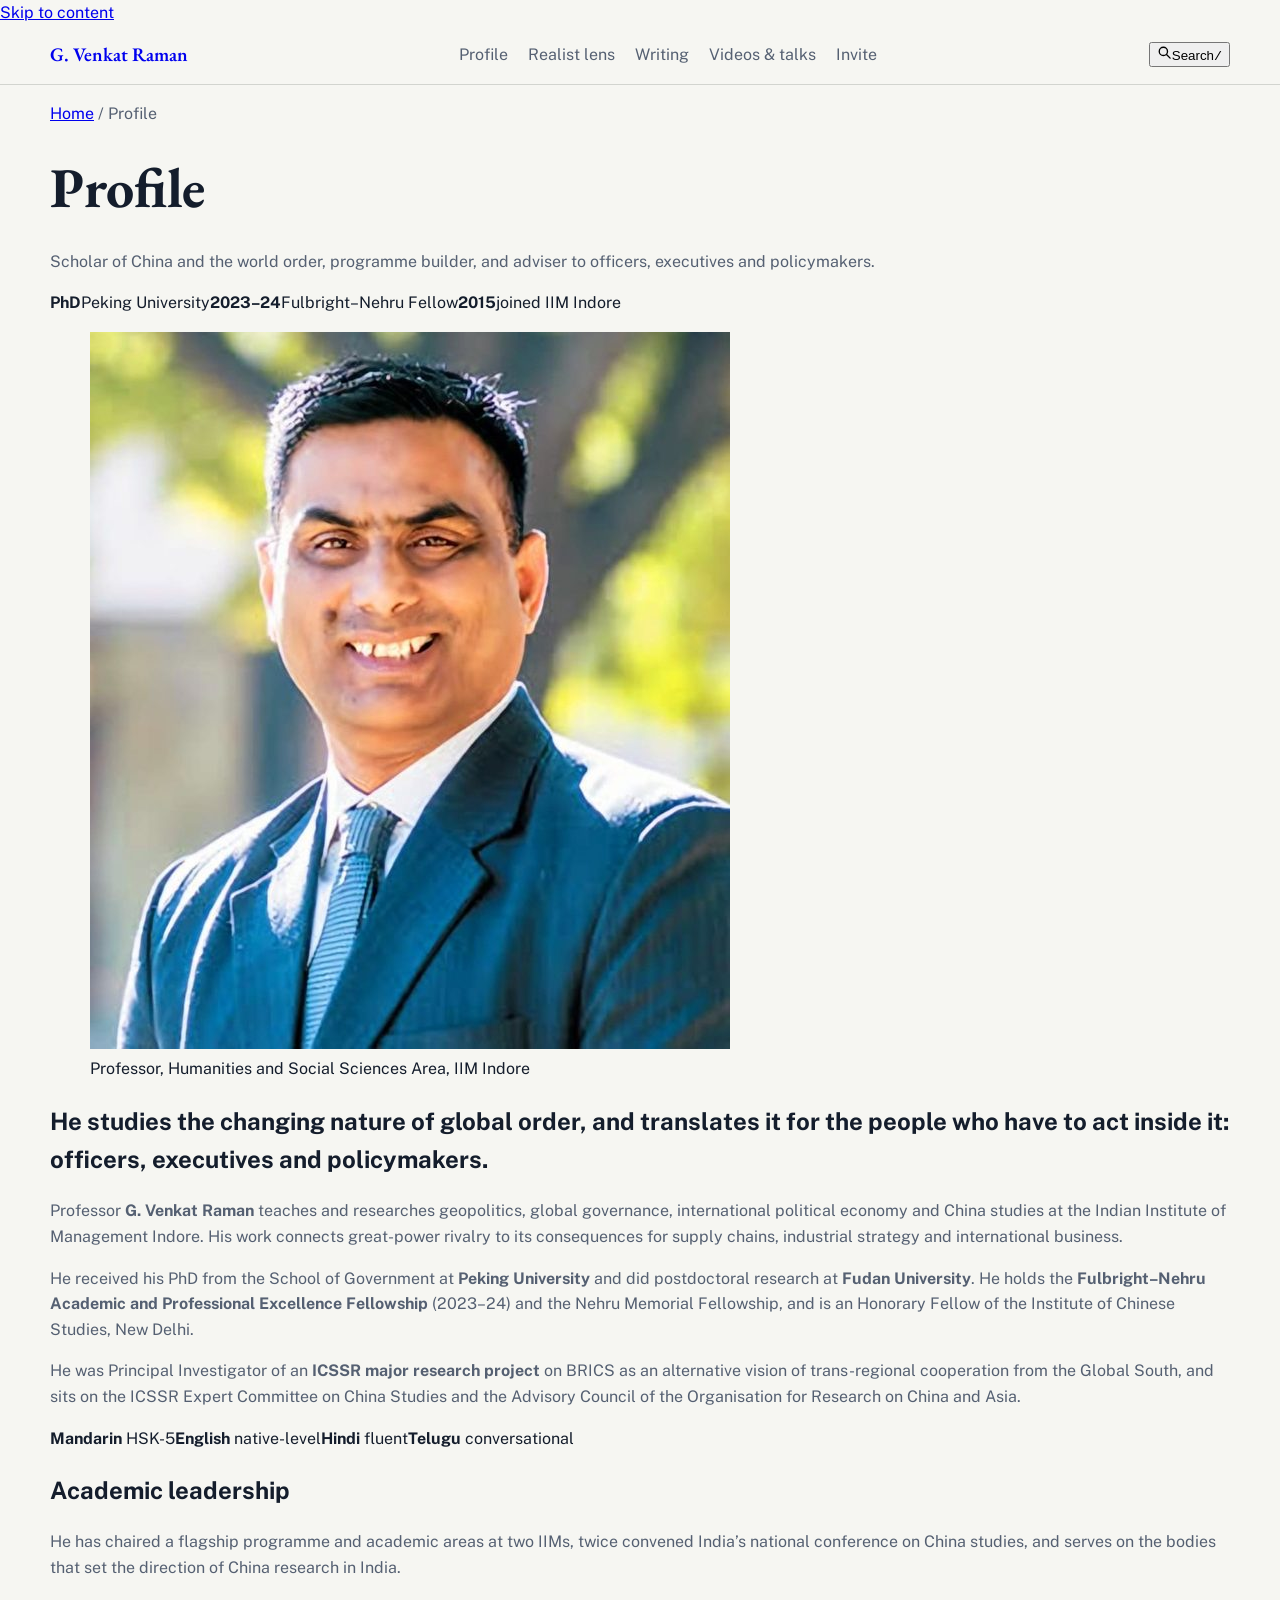
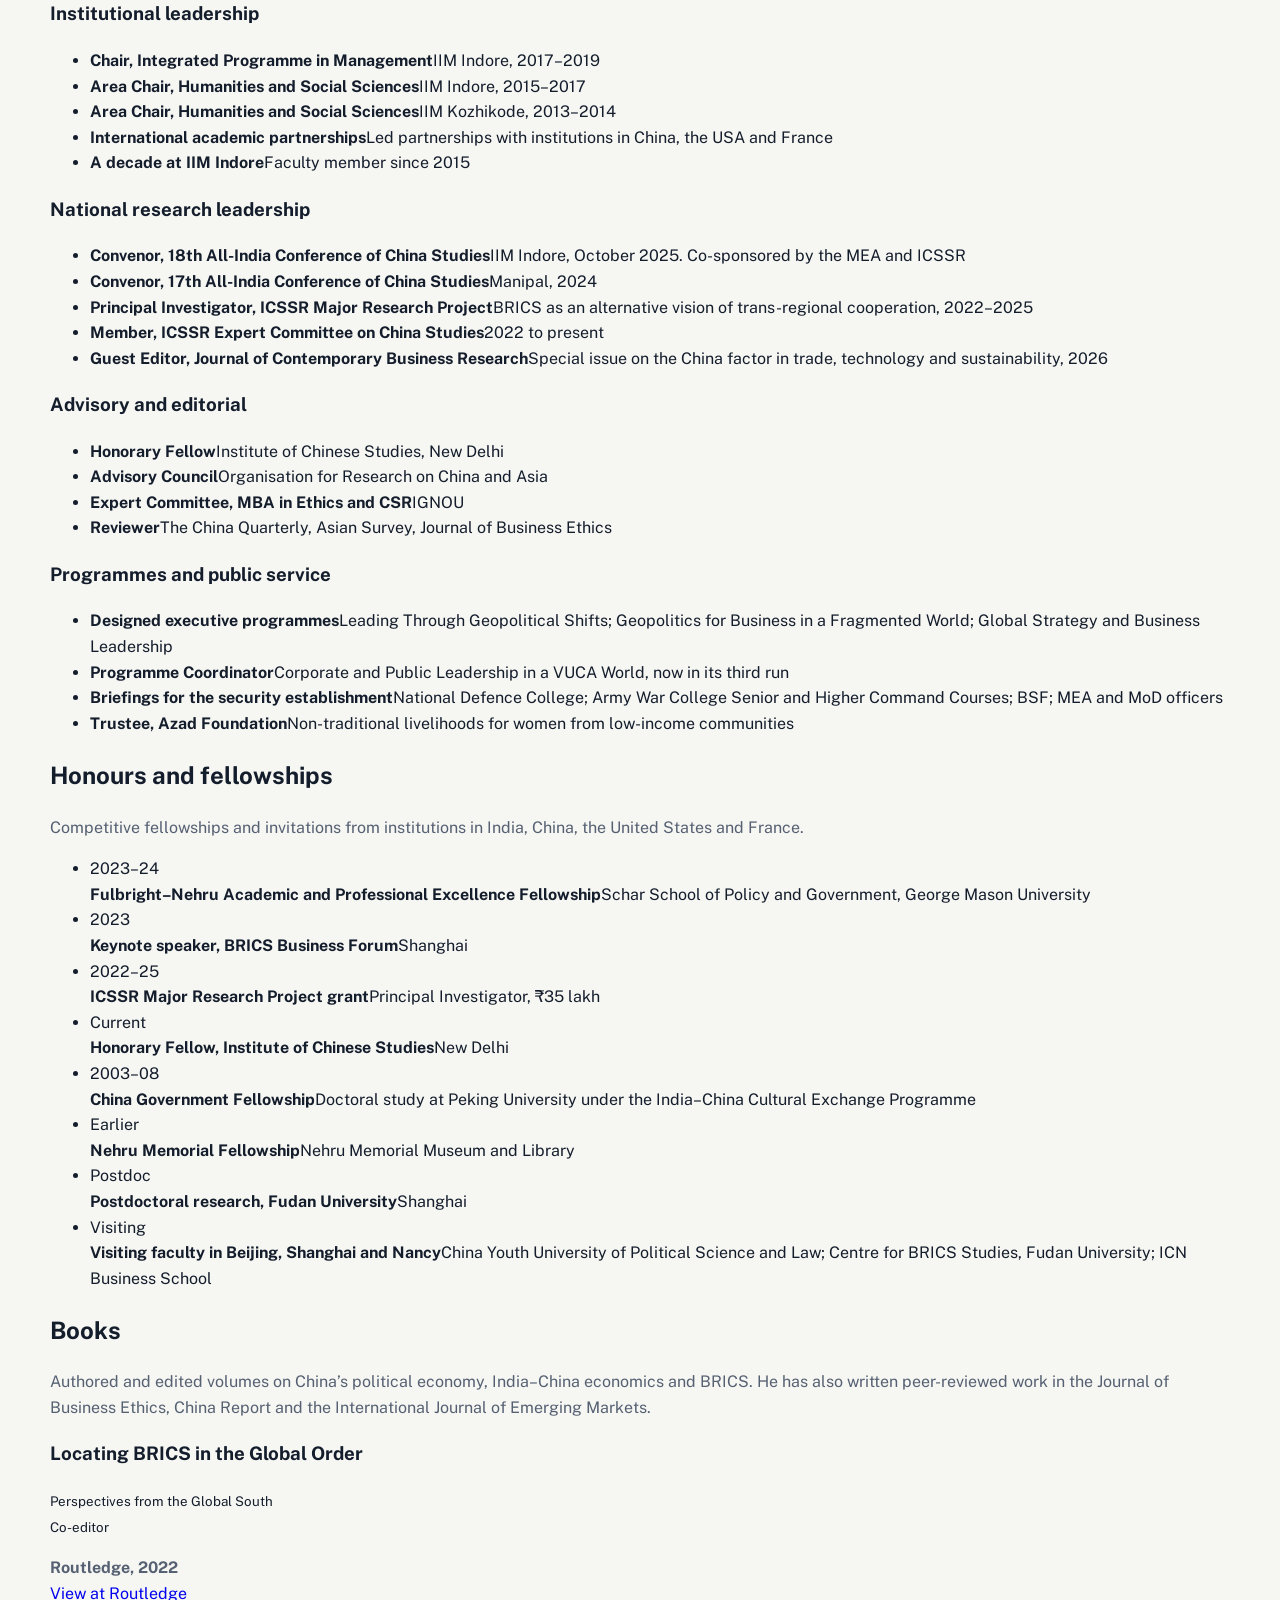
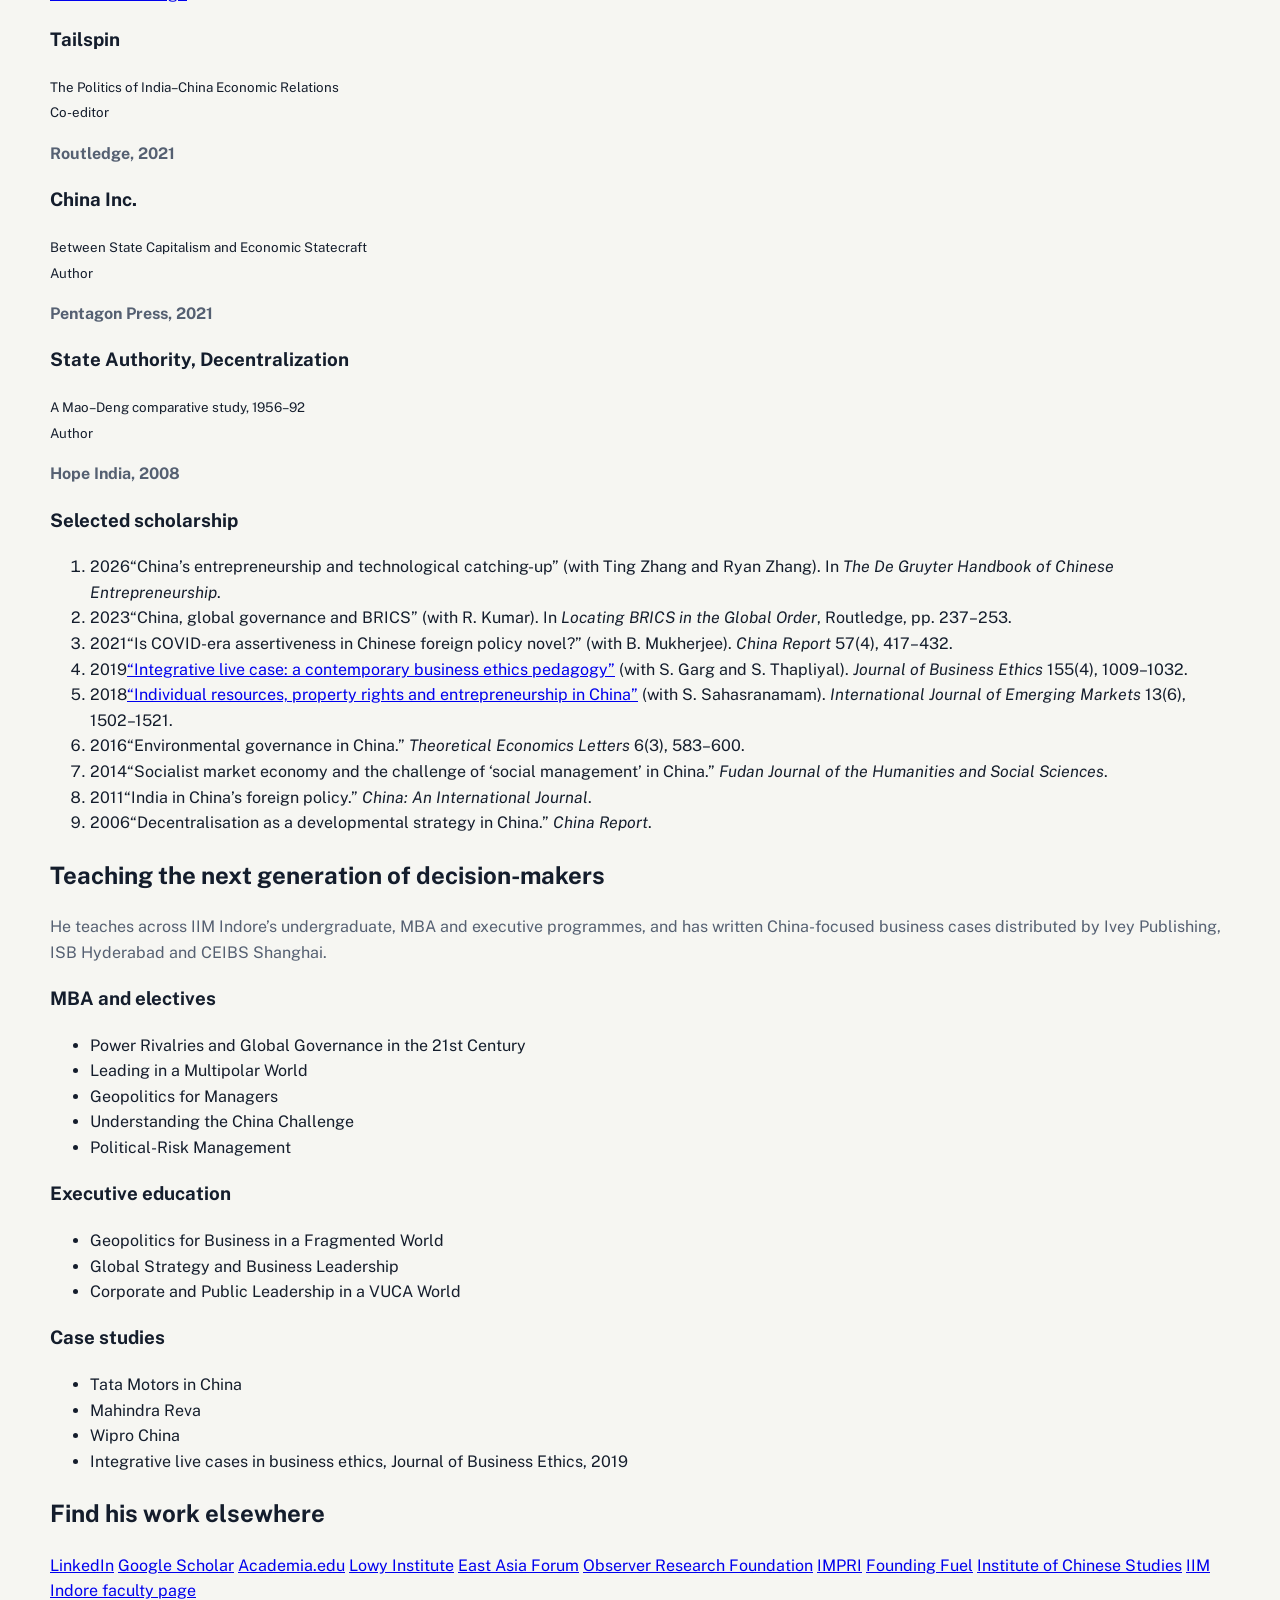
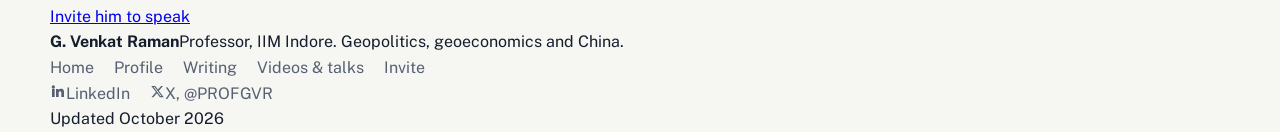
<file: profile.html>
<!doctype html>
<html lang="en">
<head>
<meta charset="utf-8">
<meta name="viewport" content="width=device-width, initial-scale=1, viewport-fit=cover">
<meta name="description" content="Bio, academic leadership, honours, books and teaching of Professor G. Venkat Raman, IIM Indore.">
<meta name="author" content="G. Venkat Raman">
<meta property="og:type" content="website">
<meta property="og:title" content="Profile | Professor G. Venkat Raman">
<meta property="og:description" content="Bio, academic leadership, honours, books and teaching of Professor G. Venkat Raman, IIM Indore.">
<meta property="og:image" content="photos/portrait-arches.jpg">
<meta name="twitter:card" content="summary_large_image">
<meta name="twitter:site" content="@PROFGVR">
<meta name="theme-color" content="#0D1829">
<link rel="icon" href="data:image/svg+xml,%3Csvg xmlns=%22http://www.w3.org/2000/svg%22 viewBox=%220 0 64 64%22%3E%3Crect width=%2264%22 height=%2264%22 rx=%2212%22 fill=%22%230D1829%22/%3E%3Ctext x=%2232%22 y=%2243%22 font-family=%22Georgia,serif%22 font-size=%2230%22 text-anchor=%22middle%22 fill=%22%23D6B068%22%3EVR%3C/text%3E%3C/svg%3E">
<title>Profile | Professor G. Venkat Raman</title>
<link rel="preconnect" href="https://fonts.googleapis.com">
<link rel="preconnect" href="https://fonts.gstatic.com" crossorigin>
<link rel="stylesheet" href="https://fonts.googleapis.com/css2?family=EB+Garamond:ital,wght@0,400..700;1,400..600&family=Public+Sans:ital,wght@0,300..700;1,400&display=swap">
<link rel="stylesheet" href="assets/site.css">
</head>
<body>
<a class="skip" href="#main">Skip to content</a>
<header class="bar">
  <div class="wrap">
    <a class="mark" href="index.html">G. Venkat Raman</a>
    <nav aria-label="Site">
      <a href="profile.html" aria-current="page">Profile</a>
      <a href="index.html#lens">Realist lens</a>
      <a class="keep" href="writing.html">Writing</a>
      <a class="keep" href="videos.html">Videos & talks</a>
      <a class="keep" href="index.html#contact">Invite</a>
    </nav>
    <button type="button" class="kbtn" id="openSearch" aria-haspopup="dialog" aria-controls="pal"><svg viewBox="0 0 20 20" width="15" height="15" aria-hidden="true"><circle cx="8.5" cy="8.5" r="5.5" fill="none" stroke="currentColor" stroke-width="1.8"/><path d="M13 13l4.5 4.5" stroke="currentColor" stroke-width="1.8" stroke-linecap="round"/></svg><span class="kl">Search</span><kbd>/</kbd></button>
  </div>
  <div class="progress" id="progress" aria-hidden="true"></div>
</header>

<main id="main">
  <section class="page-hero plate">
    <div class="wrap">
      <p class="crumb"><a href="index.html">Home</a> / Profile</p>
      <h1>Profile</h1>
      <p class="sub">Scholar of China and the world order, programme builder, and adviser to officers, executives and policymakers.</p>
      <div class="stats"><span><b>PhD</b>Peking University</span><span><b>2023–24</b>Fulbright–Nehru Fellow</span><span><b>2015</b>joined IIM Indore</span></div>
    </div>
  </section>
  <section class="block" id="about" aria-labelledby="ah">
    <div class="wrap about">
      <figure class="portrait">
        <img src="photos/portrait.jpg" alt="Portrait of Professor G. Venkat Raman" width="640" height="717">
        <figcaption>Professor, Humanities and Social Sciences Area, IIM Indore</figcaption>
      </figure>
      <div class="bio">
        <h2 id="ah" class="big">He studies the changing nature of global order, and translates it for the people who have to act inside it: officers, executives and policymakers.</h2>
        <p class="dropcap">Professor <strong>G. Venkat Raman</strong> teaches and researches geopolitics, global governance, international political economy and China studies at the Indian Institute of Management Indore. His work connects great-power rivalry to its consequences for supply chains, industrial strategy and international business.</p>
        <p>He received his PhD from the School of Government at <strong>Peking University</strong> and did postdoctoral research at <strong>Fudan University</strong>. He holds the <strong>Fulbright–Nehru Academic and Professional Excellence Fellowship</strong> (2023–24) and the Nehru Memorial Fellowship, and is an Honorary Fellow of the Institute of Chinese Studies, New Delhi.</p>
        <p>He was Principal Investigator of an <strong>ICSSR major research project</strong> on BRICS as an alternative vision of trans-regional cooperation from the Global South, and sits on the ICSSR Expert Committee on China Studies and the Advisory Council of the Organisation for Research on China and Asia.</p>
        <div class="langs" aria-label="Languages">
          <span><b>Mandarin</b> HSK-5</span><span><b>English</b> native-level</span><span><b>Hindi</b> fluent</span><span><b>Telugu</b> conversational</span>
        </div>
      </div>
    </div>
  </section>

  <section class="block plate" id="leadership" aria-labelledby="lh">
    <div class="wrap">
      <div class="head">
        <h2 id="lh">Academic leadership</h2>
        <p>He has chaired a flagship programme and academic areas at two IIMs, twice convened India’s national conference on China studies, and serves on the bodies that set the direction of China research in India.</p>
      </div>
      <div class="lead">
        <div><h3>Institutional leadership</h3><ul>
          <li><b>Chair, Integrated Programme in Management</b><span>IIM Indore, 2017–2019</span></li>
          <li><b>Area Chair, Humanities and Social Sciences</b><span>IIM Indore, 2015–2017</span></li>
          <li><b>Area Chair, Humanities and Social Sciences</b><span>IIM Kozhikode, 2013–2014</span></li>
          <li><b>International academic partnerships</b><span>Led partnerships with institutions in China, the USA and France</span></li>
          <li><b>A decade at IIM Indore</b><span>Faculty member since 2015</span></li>
        </ul></div>
        <div><h3>National research leadership</h3><ul>
          <li><b>Convenor, 18th All-India Conference of China Studies</b><span>IIM Indore, October 2025. Co-sponsored by the MEA and ICSSR</span></li>
          <li><b>Convenor, 17th All-India Conference of China Studies</b><span>Manipal, 2024</span></li>
          <li><b>Principal Investigator, ICSSR Major Research Project</b><span>BRICS as an alternative vision of trans-regional cooperation, 2022–2025</span></li>
          <li><b>Member, ICSSR Expert Committee on China Studies</b><span>2022 to present</span></li>
          <li><b>Guest Editor, Journal of Contemporary Business Research</b><span>Special issue on the China factor in trade, technology and sustainability, 2026</span></li>
        </ul></div>
        <div><h3>Advisory and editorial</h3><ul>
          <li><b>Honorary Fellow</b><span>Institute of Chinese Studies, New Delhi</span></li>
          <li><b>Advisory Council</b><span>Organisation for Research on China and Asia</span></li>
          <li><b>Expert Committee, MBA in Ethics and CSR</b><span>IGNOU</span></li>
          <li><b>Reviewer</b><span>The China Quarterly, Asian Survey, Journal of Business Ethics</span></li>
        </ul></div>
        <div><h3>Programmes and public service</h3><ul>
          <li><b>Designed executive programmes</b><span>Leading Through Geopolitical Shifts; Geopolitics for Business in a Fragmented World; Global Strategy and Business Leadership</span></li>
          <li><b>Programme Coordinator</b><span>Corporate and Public Leadership in a VUCA World, now in its third run</span></li>
          <li><b>Briefings for the security establishment</b><span>National Defence College; Army War College Senior and Higher Command Courses; BSF; MEA and MoD officers</span></li>
          <li><b>Trustee, Azad Foundation</b><span>Non-traditional livelihoods for women from low-income communities</span></li>
        </ul></div>
      </div>
    </div>
  </section>

  <section class="block alt" id="honours" aria-labelledby="hh">
    <div class="wrap">
      <div class="head">
        <h2 id="hh">Honours and fellowships</h2>
        <p>Competitive fellowships and invitations from institutions in India, China, the United States and France.</p>
      </div>
      <ul class="hon">
        <li><span class="y">2023–24</span><div><b>Fulbright–Nehru Academic and Professional Excellence Fellowship</b><span>Schar School of Policy and Government, George Mason University</span></div></li>
        <li><span class="y">2023</span><div><b>Keynote speaker, BRICS Business Forum</b><span>Shanghai</span></div></li>
        <li><span class="y">2022–25</span><div><b>ICSSR Major Research Project grant</b><span>Principal Investigator, ₹35 lakh</span></div></li>
        <li><span class="y">Current</span><div><b>Honorary Fellow, Institute of Chinese Studies</b><span>New Delhi</span></div></li>
        <li><span class="y">2003–08</span><div><b>China Government Fellowship</b><span>Doctoral study at Peking University under the India–China Cultural Exchange Programme</span></div></li>
        <li><span class="y">Earlier</span><div><b>Nehru Memorial Fellowship</b><span>Nehru Memorial Museum and Library</span></div></li>
        <li><span class="y">Postdoc</span><div><b>Postdoctoral research, Fudan University</b><span>Shanghai</span></div></li>
        <li><span class="y">Visiting</span><div><b>Visiting faculty in Beijing, Shanghai and Nancy</b><span>China Youth University of Political Science and Law; Centre for BRICS Studies, Fudan University; ICN Business School</span></div></li>
      </ul>
    </div>
  </section>

  <section class="block" id="books" aria-labelledby="bh">
    <div class="wrap">
      <div class="head">
        <h2 id="bh">Books</h2>
        <p>Authored and edited volumes on China’s political economy, India–China economics and BRICS. He has also written peer-reviewed work in the Journal of Business Ethics, China Report and the International Journal of Emerging Markets.</p>
      </div>
      <div class="books">
        <div class="book"><div class="cover c1"><div><h3>Locating BRICS in the Global Order</h3><div class="rule"></div><small>Perspectives from the Global South</small></div><small>Co-editor</small></div><p><b>Routledge, 2022</b><br><a href="https://www.routledge.com/Locating-BRICS-in-the-Global-Order-Perspectives-from-the-Global-South/Kumar-Mehra-Raman-Sundriyal/p/book/9780367708085" target="_blank" rel="noopener">View at Routledge</a></p></div>
        <div class="book"><div class="cover c2"><div><h3>Tailspin</h3><div class="rule"></div><small>The Politics of India–China Economic Relations</small></div><small>Co-editor</small></div><p><b>Routledge, 2021</b></p></div>
        <div class="book"><div class="cover c3"><div><h3>China Inc.</h3><div class="rule"></div><small>Between State Capitalism and Economic Statecraft</small></div><small>Author</small></div><p><b>Pentagon Press, 2021</b></p></div>
        <div class="book"><div class="cover c4"><div><h3>State Authority, Decentralization</h3><div class="rule"></div><small>A Mao–Deng comparative study, 1956–92</small></div><small>Author</small></div><p><b>Hope India, 2008</b></p></div>
      </div>
      <div class="schol">
        <h3>Selected scholarship</h3>
        <ol>
          <li><span class="y">2026</span><span>“China’s entrepreneurship and technological catching-up” (with Ting Zhang and Ryan Zhang). In <i>The De Gruyter Handbook of Chinese Entrepreneurship</i>.</span></li>
          <li><span class="y">2023</span><span>“China, global governance and BRICS” (with R. Kumar). In <i>Locating BRICS in the Global Order</i>, Routledge, pp. 237–253.</span></li>
          <li><span class="y">2021</span><span>“Is COVID-era assertiveness in Chinese foreign policy novel?” (with B. Mukherjee). <i>China Report</i> 57(4), 417–432.</span></li>
          <li><span class="y">2019</span><span><a href="https://doi.org/10.1007/s10551-017-3514-6" target="_blank" rel="noopener">“Integrative live case: a contemporary business ethics pedagogy”</a> (with S. Garg and S. Thapliyal). <i>Journal of Business Ethics</i> 155(4), 1009–1032.</span></li>
          <li><span class="y">2018</span><span><a href="https://ideas.repec.org/a/eme/ijoemp/ijoem-02-2018-0097.html" target="_blank" rel="noopener">“Individual resources, property rights and entrepreneurship in China”</a> (with S. Sahasranamam). <i>International Journal of Emerging Markets</i> 13(6), 1502–1521.</span></li>
          <li><span class="y">2016</span><span>“Environmental governance in China.” <i>Theoretical Economics Letters</i> 6(3), 583–600.</span></li>
          <li><span class="y">2014</span><span>“Socialist market economy and the challenge of ‘social management’ in China.” <i>Fudan Journal of the Humanities and Social Sciences</i>.</span></li>
          <li><span class="y">2011</span><span>“India in China’s foreign policy.” <i>China: An International Journal</i>.</span></li>
          <li><span class="y">2006</span><span>“Decentralisation as a developmental strategy in China.” <i>China Report</i>.</span></li>
        </ol>
      </div>
    </div>
  </section>

  <section class="block alt" id="teaching" aria-labelledby="th">
    <div class="wrap">
      <div class="head">
        <h2 id="th">Teaching the next generation of decision-makers</h2>
        <p>He teaches across IIM Indore’s undergraduate, MBA and executive programmes, and has written China-focused business cases distributed by Ivey Publishing, ISB Hyderabad and CEIBS Shanghai.</p>
      </div>
      <div class="teach">
        <div><h3>MBA and electives</h3><ul><li>Power Rivalries and Global Governance in the 21st Century</li><li>Leading in a Multipolar World</li><li>Geopolitics for Managers</li><li>Understanding the China Challenge</li><li>Political-Risk Management</li></ul></div>
        <div><h3>Executive education</h3><ul><li>Geopolitics for Business in a Fragmented World</li><li>Global Strategy and Business Leadership</li><li>Corporate and Public Leadership in a VUCA World</li></ul></div>
        <div><h3>Case studies</h3><ul><li>Tata Motors in China</li><li>Mahindra Reva</li><li>Wipro China</li><li>Integrative live cases in business ethics, Journal of Business Ethics, 2019</li></ul></div>
      </div>
    </div>
  </section>

  <section class="plate">
    <div class="wrap cta-band">
      <div><h2>Find his work elsewhere</h2><div class="elsewhere">
            <a href="https://www.linkedin.com/in/venkat-raman-9b28573/" target="_blank" rel="noopener">LinkedIn</a>
            <a href="https://scholar.google.com/citations?user=WJz09eAAAAAJ&amp;hl=en" target="_blank" rel="noopener">Google Scholar</a>
            <a href="https://iimidr.academia.edu/GVenkatRaman" target="_blank" rel="noopener">Academia.edu</a>
            <a href="https://www.lowyinstitute.org/people/g-venkat-raman" target="_blank" rel="noopener">Lowy Institute</a>
            <a href="https://eastasiaforum.org/author/g-venkat-raman/" target="_blank" rel="noopener">East Asia Forum</a>
            <a href="https://www.orfonline.org/contributors/g-venkat-raman" target="_blank" rel="noopener">Observer Research Foundation</a>
            <a href="https://www.impriindia.com/gv-raman/" target="_blank" rel="noopener">IMPRI</a>
            <a href="https://foundingfuel.com/people/contributors/g-venkat-raman" target="_blank" rel="noopener">Founding Fuel</a>
            <a href="https://icsin.org/adjunct-fellows/faculty/g-venkat-raman" target="_blank" rel="noopener">Institute of Chinese Studies</a>
            <a href="https://iimidr.ac.in/faculty/full-time-faculty/g-venkat-raman/" target="_blank" rel="noopener">IIM Indore faculty page</a>
          </div></div>
      <a class="btn primary" href="index.html#contact">Invite him to speak</a>
    </div>
  </section>
</main>
<footer class="site-foot">
  <div class="wrap">
    <div class="sf-name"><b>G. Venkat Raman</b><span>Professor, IIM Indore. Geopolitics, geoeconomics and China.</span></div>
    <nav aria-label="Footer"><a href="index.html">Home</a><a href="profile.html">Profile</a><a href="writing.html">Writing</a><a href="videos.html">Videos &amp; talks</a><a href="index.html#contact">Invite</a></nav>
    <nav class="social" aria-label="Social profiles"><a href="https://www.linkedin.com/in/venkat-raman-9b28573/" target="_blank" rel="noopener"><svg viewBox="0 0 24 24" width="16" height="16" aria-hidden="true"><path fill="currentColor" d="M4.98 3.5a2.5 2.5 0 1 1 0 5 2.5 2.5 0 0 1 0-5zM3 9h4v12H3zM9 9h3.8v1.7h.05c.53-1 1.83-2.05 3.77-2.05C20.6 8.65 21 11.3 21 14.7V21h-4v-5.6c0-1.34-.03-3.06-1.86-3.06-1.87 0-2.15 1.46-2.15 2.96V21H9z"/></svg><span>LinkedIn</span></a><a href="https://x.com/PROFGVR" target="_blank" rel="noopener"><svg viewBox="0 0 24 24" width="15" height="15" aria-hidden="true"><path fill="currentColor" d="M17.75 3h3.07l-6.7 7.66L22 21h-6.17l-4.83-6.32L5.47 21H2.4l7.17-8.2L2 3h6.33l4.37 5.77zm-1.08 16.17h1.7L7.4 4.74H5.58z"/></svg><span>X, @PROFGVR</span></a></nav>
    <span class="sf-up">Updated October 2026</span>
  </div>
</footer>
<div class="pal" id="pal" role="dialog" aria-modal="true" aria-label="Search his work" hidden>
  <div class="pal-box">
    <div class="pal-in"><svg viewBox="0 0 20 20" width="18" height="18" aria-hidden="true"><circle cx="8.5" cy="8.5" r="5.5" fill="none" stroke="currentColor" stroke-width="1.8"/><path d="M13 13l4.5 4.5" stroke="currentColor" stroke-width="1.8" stroke-linecap="round"/></svg>
      <input id="palq" type="text" role="combobox" aria-expanded="true" aria-controls="palList" aria-autocomplete="list" autocomplete="off" placeholder="Search articles, talks, videos and pages">
      <button type="button" class="pal-x" id="palClose" aria-label="Close search">Esc</button></div>
    <ul id="palList" role="listbox" aria-label="Results"></ul>
    <p class="pal-hint">Arrow keys to move, Enter to open, Esc to close</p>
  </div>
</div>
<script>
(function(){
  const IDX=[{"t": "China+1 dividends may be getting harder to earn", "k": "Writing", "s": "The Hindu BusinessLine, Oct 2026", "u": "https://www.thehindubusinessline.com/opinion/china1-dividends-may-be-getting-harder-to-earn/article71529662.ece", "x": true, "h": "“China+1 benefits will not automatically accrue to India simply because geopolitical tensions persist. India will have to earn them.”"}, {"t": "The race to avoid tomorrow’s technological dependencies", "k": "Writing", "s": "Hindustan Times, Sep 2026", "u": "https://www.hindustantimes.com/opinion/the-race-to-avoid-tomorrow-s-technological-dependencies-101790622430568.html", "x": true, "h": "“The technological choices countries make today may determine not only who leads tomorrow’s industries, but who ultimately depends on whom.”"}, {"t": "The new US-China equilibrium", "k": "Writing", "s": "Moneycontrol, Sep 2026", "u": "https://www.moneycontrol.com/news/opinion/the-new-us-china-equilibrium-14039643.html", "x": true, "h": "“The Trump-Xi summit signals not a thaw but a maturing rivalry.”"}, {"t": "The paradox of de-Sinification in global production", "k": "Writing", "s": "The Hindu, Sep 2026", "u": "https://www.thehindu.com/opinion/op-ed/the-paradox-of-de-sinification-in-global-production/article71516802.ece", "x": true, "h": "“Factories can cross borders relatively quickly. Industrial ecosystems cannot.”"}, {"t": "Why the Trump-Xi bonhomie doesn’t mean an end to US and China’s rivalry", "k": "Writing", "s": "The Indian Express, Sep 2026", "u": "https://indianexpress.com/article/explained/explained-global/trump-xi-summit-us-china-rivalry-ai-trade-truce-tariffs-taiwan-10895155/", "x": true, "h": "“Washington and Beijing are building mechanisms to manage rivalry, not resolve its causes.”"}, {"t": "India’s China dilemma is about capability, not import reduction", "k": "Writing", "s": "Mint, Sep 2026", "u": "https://www.livemint.com/opinion/indias-china-dilemma-is-about-capability-not-import-reduction-11789980758289.html", "x": true, "h": "“China Shock 2.0 is increasingly a capability shock.”"}, {"t": "When geopolitics outruns the economics of supply chains", "k": "Writing", "s": "The Interpreter, Lowy Institute, Sep 2026", "u": "https://www.lowyinstitute.org/the-interpreter/when-geopolitics-outruns-the-economics-of-supply-chains", "x": true, "h": "“For many firms, China’s supplier depth, scale, skills and manufacturing capabilities remain commercially attractive even when geopolitical risk argues for reducing exposure.”"}, {"t": "Making geopolitics a business capability", "k": "Writing", "s": "Founding Fuel, Sep 2026", "u": "https://foundingfuel.com/article/making-geopolitics-a-business-capability/", "x": true, "h": "Introduces the 4S framework (See, Secure, Shape, Seize). “Geopolitics is now firmly in the boardroom. But awareness is not the same as capability.”"}, {"t": "Many facets of strategic dependence", "k": "Writing", "s": "The Hindu BusinessLine, Aug 2026", "u": "https://www.thehindubusinessline.com/opinion/many-facets-of-strategic-dependence/article71357179.ece", "x": true, "h": "“Critical inputs apart, a company’s dependence can extend to tech, IP, and manufacturing know-how.”"}, {"t": "The changing logic of the India-U.S. partnership", "k": "Writing", "s": "The Hindu, Aug 2026", "u": "https://www.thehindu.com/opinion/op-ed/the-changing-logic-of-the-india-us-partnership/article71318903.ece", "x": true, "h": "Argues that India’s task is to build the capabilities that make it an indispensable partner to the United States."}, {"t": "How national security shapes business strategy", "k": "Writing", "s": "The Hindu BusinessLine, Jul 2026", "u": "https://www.thehindubusinessline.com/opinion/how-national-security-shapes-business-strategy/article71278068.ece", "x": true, "h": "Governments now treat firms with critical capabilities as strategic assets, not just companies."}, {"t": "China’s changing vision of globalisation", "k": "Writing", "s": "East Asia Forum, Jul 2026", "u": "https://eastasiaforum.org/2026/07/25/chinas-changing-vision-of-globalisation/", "x": true, "h": "“Self-reliance is not an alternative to globalisation, but a prerequisite for ensuring that continued openness serves China’s long-term development.”"}, {"t": "China’s new AI diplomacy", "k": "Writing", "s": "The Tribune, Jul 2026", "u": "https://www.tribuneindia.com/news/comment/chinas-new-ai-diplomacy/", "x": true, "h": "“The contest is no longer only about building better AI models or faster chips. It is increasingly about shaping the institutions, standards, and partnerships that will govern the future of artificial intelligence.”"}, {"t": "How China’s rise changed the logic of globalization", "k": "Writing", "s": "Asia Times, Jul 2026", "u": "https://asiatimes.com/2026/07/how-chinas-rise-changed-the-logic-of-globalization/", "x": true, "h": "“Beijing has always understood globalization—not as an end in itself, but as a means to build national capabilities.”"}, {"t": "With a renamed US Pacific Command, understanding the changing strategic logic of the Indo-Pacific", "k": "Writing", "s": "Hindustan Times, Jul 2026", "u": "https://www.hindustantimes.com/opinion/with-a-renamed-us-pacific-command-understanding-the-changing-strategic-logic-of-the-indo-pacific-101782921875743.html", "x": true, "h": "“Burden-sharing and strategic utility are increasingly shaping the regional order.”"}, {"t": "Beyond US-China rivalry", "k": "Writing", "s": "The Tribune, Jul 2026", "u": "https://www.tribuneindia.com/news/comment/beyond-us-china-rivalry/", "x": true, "h": "“The emerging world cannot be understood solely through great-power competition.”"}, {"t": "Beyond mining: the real contest over rare earths", "k": "Writing", "s": "Moneycontrol, Jun 2026", "u": "https://www.moneycontrol.com/news/opinion/beyond-mining-the-real-contest-over-rare-earths-13958626.html", "x": true, "h": "“For countries like India, strategic autonomy will depend less on discovering new deposits and more on developing these downstream capabilities.”"}, {"t": "The new political logic of global tech and trade", "k": "Writing", "s": "The Interpreter, Lowy Institute, Jun 2026", "u": "https://www.lowyinstitute.org/the-interpreter/the-new-political-logic-of-global-tech-and-trade", "x": true, "h": "“Technology, supply chains, finance, and industrial capabilities are no longer viewed as politically neutral.”"}, {"t": "Trump’s Beijing visit exposed a truth neither side wants to admit", "k": "Writing", "s": "The Indian Express, Jun 2026", "u": "https://indianexpress.com/article/opinion/columns/us-china-rivalry-geopolitical-interdependence-india-bridge-power-10723821/", "x": true, "h": "“The result is not deglobalization, but a more complex and contested form of interdependence.”"}, {"t": "Is India ready to move beyond manufacturing?", "k": "Writing", "s": "Deccan Herald, Jun 2026", "u": "https://www.deccanherald.com/opinion/is-india-ready-to-move-beyond-manufacturing-4027375", "x": true, "h": "“Factories can be incentivized. Ecosystems must be built.”"}, {"t": "When national security becomes market logic", "k": "Writing", "s": "Asia Times, Jun 2026", "u": "https://asiatimes.com/2026/06/when-national-security-becomes-market-logic/", "x": true, "h": "His debut Asia Times essay, on supply chains shifting from pure efficiency to managing geopolitical exposure."}, {"t": "The geopolitical-industrial state will reshape how business is done", "k": "Writing", "s": "Moneycontrol, Jun 2026", "u": "https://www.moneycontrol.com/news/opinion/the-geopolitical-industrial-state-will-reshape-how-business-is-done-13938156.html", "x": true, "h": "“States are no longer merely regulating markets. They are increasingly reshaping markets, technologies, and supply chains in line with geopolitical objectives.”"}, {"t": "Why Trump’s China visit will be more about managing rivalry than restoring trust", "k": "Writing", "s": "The Indian Express, May 2026", "u": "https://indianexpress.com/article/explained/explained-global/trump-beijing-visit-china-xi-managing-rivalry-10686034/", "x": true, "h": "“The larger question is no longer whether the US and China compete — that is now structural.”"}, {"t": "The end of frictionless AI globalisation", "k": "Writing", "s": "Moneycontrol, May 2026", "u": "https://www.moneycontrol.com/news/opinion/the-end-of-frictionless-ai-globalisation-13916149.html", "x": true, "h": "“The question is no longer just who innovates faster, but who controls the infrastructure, standards, data, and strategic dependencies that underpin AI ecosystems.”"}, {"t": "What the Iran conflict says about US power", "k": "Writing", "s": "Hindustan Times, May 2026", "u": "https://www.hindustantimes.com/opinion/what-the-iran-conflict-says-about-us-power-101778511070829.html", "x": true, "h": ""}, {"t": "From efficiency to exposure: the new constraints on global firms", "k": "Writing", "s": "Moneycontrol, Apr 2026", "u": "https://www.moneycontrol.com/news/opinion/from-efficiency-to-exposure-the-new-constraints-on-global-firms-13904017.html", "x": true, "h": "“The national security imperative is now increasingly restricting the autonomy of decision-making for firms.”"}, {"t": "China just broke its silence on the Iran war. This is why", "k": "Writing", "s": "The Indian Express, Apr 2026", "u": "https://indianexpress.com/article/opinion/columns/china-just-broke-its-silence-on-the-iran-war-this-is-why-10648280/", "x": true, "h": "“When supply chains are at risk, diplomatic optics become secondary.”"}, {"t": "Hormuz and the new hierarchy of economic power", "k": "Writing", "s": "Moneycontrol, Apr 2026", "u": "https://www.moneycontrol.com/news/opinion/hormuz-and-the-new-hierarchy-of-economic-power-13887214.html", "x": true, "h": "“The most consequential economic weapon of our time isn’t a tariff or a sanction — it’s a chokepoint.”"}, {"t": "The system China built, and India has yet to understand", "k": "Writing", "s": "Founding Fuel, Apr 2026", "u": "https://foundingfuel.com/article/the-system-china-built-and-india-has-yet-to-understand/", "x": true, "h": "“China is no longer catching up. It is redesigning the system itself.”"}, {"t": "China-Pakistan peace plan: why Beijing stepped in amid the West Asia conflict", "k": "Writing", "s": "The Indian Express, Apr 2026", "u": "https://indianexpress.com/article/explained/explained-global/expert-explains-china-pakistan-peace-plan-iran-stakes-shipping-significance-10620102/", "x": true, "h": "“It’s about who gets to shape stability in a fragmented order.”"}, {"t": "India’s BRICS presidency faces its toughest test as Iran war splits the bloc", "k": "Writing", "s": "Moneycontrol, Apr 2026", "u": "https://www.moneycontrol.com/news/opinion/india-s-brics-presidency-faces-its-toughest-test-as-iran-war-splits-the-bloc-13877174.html", "x": true, "h": "“BRICS is not a bloc of alignment, but a platform of contradictions.”"}, {"t": "At BRICS, India’s Iran challenge: navigation, not resolution", "k": "Writing", "s": "The Indian Express, Mar 2026", "u": "https://indianexpress.com/article/opinion/columns/at-brics-indias-iran-challenge-navigation-not-resolution-10601456/", "x": true, "h": "“India’s approach suggests a different pathway—one that prioritises navigation over resolution.”"}, {"t": "Beijing’s tech strategy is a national security project", "k": "Writing", "s": "Hindustan Times, Mar 2026", "u": "https://www.hindustantimes.com/opinion/beijings-tech-strategy-is-a-national-security-project-101774537798968.html", "x": true, "h": "“Beijing’s technological drive is no longer an economic project—it’s a national security mandate.”"}, {"t": "Structural asymmetry: Chinese technological ascendancy and Indian inertia", "k": "Writing", "s": "India’s World, Mar 2026", "u": "writing.html#archive-sec", "x": false, "h": "For a special issue on India’s China Challenge, edited by Jabin T. Jacob. Looks past the “IP theft” narrative to the structural foundations of China’s ascent."}, {"t": "Technology, power and China’s strategic ambitions", "k": "Writing", "s": "The Tribune, Feb 2026", "u": "https://lnkd.in/dHfK__hn", "x": true, "h": "“China’s technological rise is no longer just an economic story — it is a power story.”"}, {"t": "Can China sustain its rise in a volatile world", "k": "Writing", "s": "The Tribune, Jan 2026", "u": "https://www.tribuneindia.com/news/comment/can-china-sustain-its-rise-in-a-volatile-world/", "x": true, "h": "On the structural stresses, export dependence and geopolitical volatility facing China’s economy in 2026 and beyond."}, {"t": "The new perimeter of national security", "k": "Writing", "s": "Founding Fuel, Dec 2025", "u": "https://foundingfuel.com/article/the-new-perimeter-of-national-security/", "x": true, "h": "“The line separating corporate risk from national security has blurred beyond recognition.”"}, {"t": "‘Xintralisation’ and ‘politics in command’ loom large in China’s Two Sessions", "k": "Writing", "s": "Observer Research Foundation, May 2025", "u": "https://www.orfonline.org/research/-xintralisation-and-politics-in-command-loom-large-in-china-s-two-sessions", "x": true, "h": "Argues that Xi Jinping’s political objectives, chiefly regime security, now take priority over economic ones. Coins “Xintralisation” for the centralisation of decision-making."}, {"t": "US and China policy: a need for a comprehensive review by Washington", "k": "Writing", "s": "NatStrat, Aug 2024", "u": "https://www.natstrat.org/articledetail/publications/us-and-china-policy-a-need-for-a-comprehensive-review-by-washington-157.html", "x": true, "h": ""}, {"t": "Does the current US-China detente signal a thawing of relations?", "k": "Writing", "s": "Founding Fuel, Dec 2023", "u": "https://foundingfuel.com/column/events-that-shaped-our-world-in-2023/does-the-current-uschina-detente-signal-a-thawing-of-relations/", "x": true, "h": ""}, {"t": "China’s economic shift: politics trumps growth", "k": "Writing", "s": "Founding Fuel, Sep 2023", "u": "https://foundingfuel.com/article/chinas-economic-shift-politics-trumps-growth/", "x": true, "h": ""}, {"t": "China After Mao: The Rise of a Superpower", "k": "Writing", "s": "The Hindu BusinessLine, Dec 2022", "u": "https://www.thehindubusinessline.com/books/china-after-mao-the-rise-of-a-superpower/article66235338.ece", "x": true, "h": ""}, {"t": "US-China tech war: the US is weaponising its global influence", "k": "Writing", "s": "Founding Fuel, Dec 2022", "u": "https://www.foundingfuel.com/article/uschina-tech-war-the-us-is-weaponizing-its-global-influence/", "x": true, "h": ""}, {"t": "Xi Jinping and the rise of a new party elite", "k": "Writing", "s": "Founding Fuel, Sep 2022", "u": "https://foundingfuel.com/article/xi-jinping-and-the-rise-of-a-new-party-elite/", "x": true, "h": ""}, {"t": "State vs Big Tech: splinternet and the geopolitics of tech regulation", "k": "Writing", "s": "Founding Fuel, Sep 2021", "u": "https://foundingfuel.com/article/state-vs-big-tech-splinternet-and-the-geopolitics-of-tech-regulation/", "x": true, "h": ""}, {"t": "State vs Big Tech: taming the American giants", "k": "Writing", "s": "Founding Fuel, Sep 2021", "u": "https://foundingfuel.com/article/state-vs-big-tech-taming-the-american-giants/", "x": true, "h": ""}, {"t": "State vs Big Tech: the Brussels effect", "k": "Writing", "s": "Founding Fuel, Sep 2021", "u": "https://foundingfuel.com/article/state-vs-big-tech-the-brussels-effect/", "x": true, "h": ""}, {"t": "State vs Big Tech: the three drivers of Chinese techlash", "k": "Writing", "s": "Founding Fuel, Sep 2021", "u": "https://foundingfuel.com/article/state-vs-big-tech-the-three-drivers-of-chinese-techlash/", "x": true, "h": ""}, {"t": "The hidden fault lines behind Jack Ma’s fall", "k": "Writing", "s": "Founding Fuel, Jan 2021", "u": "https://foundingfuel.com/article/the-hidden-fault-lines-behind-jack-mas-fall/", "x": true, "h": ""}, {"t": "Will China walk the talk of collaborative multilateralism at the Moscow Summit?", "k": "Writing", "s": "Financial Express, Nov 2020", "u": "https://www.financialexpress.com/defence/will-china-walk-the-talk-of-collaborative-multilateralism-at-the-moscow-summit/2130020/", "x": true, "h": ""}, {"t": "Should the world be worried about Chinese tech?", "k": "Writing", "s": "Founding Fuel, Oct 2020", "u": "https://foundingfuel.com/article/should-the-world-be-worried-about-chinese-tech/", "x": true, "h": ""}, {"t": "The US-China war for tech supremacy is splitting the world in two", "k": "Writing", "s": "Founding Fuel, Oct 2020", "u": "https://foundingfuel.com/article/the-uschina-war-for-tech-supremacy-is-splitting-the-world-in-two/", "x": true, "h": ""}, {"t": "In bid to counter China, India must stay wary of Western alliances", "k": "Writing", "s": "The Quint, Jul 2020", "u": "https://www.thequint.com/voices/opinion/india-bid-to-counter-china-must-stay-wary-of-western-alliances-covid-doklam-galwan", "x": true, "h": ""}, {"t": "Coronavirus crisis will test India’s will to boost ties with China", "k": "Writing", "s": "The Quint, Mar 2020", "u": "https://www.thequint.com/voices/blogs/coronavirus-outbreak-india-china-bilateral-ties-experience-of-living-in-china", "x": true, "h": ""}, {"t": "The new China is more than just about growth", "k": "Writing", "s": "Founding Fuel, Sep 2019", "u": "https://foundingfuel.com/article/the-new-china-is-more-than-just-about-growth/", "x": true, "h": ""}, {"t": "Indian voters are more informed", "k": "Writing", "s": "The Daily Excelsior, Apr 2019", "u": "writing.html#archive-sec", "x": false, "h": ""}, {"t": "What do the voters really want?", "k": "Writing", "s": "The Economic Times, Apr 2019", "u": "writing.html#archive-sec", "x": false, "h": ""}, {"t": "Reading between the lines: from Pulwama to Balakot", "k": "Writing", "s": "The Wire, Mar 2019", "u": "writing.html#archive-sec", "x": false, "h": ""}, {"t": "Will China-India ties take orbital jump", "k": "Writing", "s": "China Daily, Sep 2014", "u": "http://usa.chinadaily.com.cn/epaper/2014-09/17/content_18615414.htm", "x": true, "h": ""}, {"t": "Taking corruption by the horns", "k": "Writing", "s": "China Daily, Mar 2014", "u": "http://www.chinadaily.com.cn/cndy/2014-03/13/content_17343159.htm", "x": true, "h": ""}, {"t": "Decentralization and supervision", "k": "Writing", "s": "China Daily, Nov 2013", "u": "http://usa.chinadaily.com.cn/opinion/2013-11/05/content_17082586.htm", "x": true, "h": ""}, {"t": "Wen to leave behind busy legacy", "k": "Writing", "s": "China Daily, Mar 2013", "u": "http://usa.chinadaily.com.cn/opinion/2013-03/04/content_16271863.htm", "x": true, "h": ""}, {"t": "Hu’s legacy: social governance", "k": "Writing", "s": "China Daily, Nov 2012", "u": "http://usa.chinadaily.com.cn/opinion/2012-11/21/content_15946761.htm", "x": true, "h": ""}, {"t": "The legacy of Hu Jintao", "k": "Writing", "s": "The New Indian Express, Nov 2012", "u": "https://www.newindianexpress.com/columns/article1331846.ece", "x": true, "h": ""}, {"t": "BRICS, multilateralism and global governance: perspectives from the New Delhi Summit", "k": "Video", "s": "23 Sep 2026", "u": "https://lnkd.in/gHV4wWpV", "x": true, "h": "Institute of Chinese Studies, Delhi. With Rajan Kumar and Meeta Keswani Mehra, chaired by Alka Acharya."}, {"t": "China’s technological advances and potential areas of future trade-restrictive measures", "k": "Video", "s": "Nov 2025", "u": "https://lnkd.in/exZFacfN", "x": true, "h": "Special panel, 18th All-India Conference of China Studies, IIM Indore."}, {"t": "Doing business in and with China: voices from Indian business leaders", "k": "Video", "s": "Nov 2025", "u": "https://lnkd.in/dXk8JfSu", "x": true, "h": "Special session, 18th All-India Conference of China Studies, IIM Indore."}, {"t": "Pre-conference workshop for paper presenters, 18th AICCS", "k": "Video", "s": "Aug 2025", "u": "https://lnkd.in/gpUuyNe2", "x": true, "h": "Recorded for doctoral candidates ahead of the conference he convened."}, {"t": "US trade tariffs: Asia’s response, resilience or retreat", "k": "Video", "s": "Jul 2025", "u": "https://lnkd.in/eMt6uiWk", "x": true, "h": "Asia Trade Conference 2025, Melaka, Malaysia. Organised by CESD Asia with RIS India."}, {"t": "Decoding China’s 2025 Two Sessions: politics and priorities", "k": "Video", "s": "Apr 2025", "u": "https://or-f.org/33591", "x": true, "h": "Observer Research Foundation, China Chronicles series."}, {"t": "The Third Plenum and after: China’s economic, political and ideological messaging", "k": "Video", "s": "21 Aug 2024", "u": "https://icsin.org/activity/show/panel-discussion-the-third-plenum-and-after-understanding-the-economic-political-and-ideological-messaging-for-china-and-the-world-21-august-2024-300-pm-ist-zoom-webinar", "x": true, "h": "Institute of Chinese Studies, Delhi. Panellist."}, {"t": "China and the emerging regional supply chain", "k": "Video", "s": "18 May 2022", "u": "https://www.youtube.com/watch?v=2PuAut-JMUM", "x": true, "h": "ICS Wednesday Seminar, with Amita Batra. Chaired by Santosh Pai."}, {"t": "China’s emergence as a tech power", "k": "Video", "s": "2 Jun 2021", "u": "https://www.impriindia.com/event/chinas-emergence-tech-power/", "x": true, "h": "Impact and Policy Research Institute (IMPRI). Lead speaker."}, {"t": "Isolation or engagement of China in the post-Covid world order", "k": "Video", "s": "27 Aug 2020", "u": "https://www.youtube.com/watch?v=HsA0ZPgAxBI", "x": true, "h": "Recorded discussion listed on his Institute of Chinese Studies profile."}, {"t": "10 years of IPM: a message from Prof. G. Venkat Raman", "k": "Video", "s": "IIM Indore", "u": "https://www.youtube.com/watch?v=Gs8pZdESXHE", "x": true, "h": "As former Chair of IIM Indore’s Integrated Programme in Management."}, {"t": "Institute of Chinese Studies, Delhi", "k": "Talk", "s": "Panel on BRICS, multilateralism and global governance after the New De …, 2026", "u": "videos.html#talks", "x": false}, {"t": "IMC International Research Conference, IIM Lucknow Noida", "k": "Talk", "s": "Paper: Teaching geopolitics in management education, from headlines to …, 2026", "u": "videos.html#talks", "x": false}, {"t": "1st Chanakya Forum on China, Chanakya University, Bengaluru", "k": "Talk", "s": "Geoeconomics: China Shock 2.0 and the de-risking imperative, 2026", "u": "videos.html#talks", "x": false}, {"t": "Senior Command Course, Army War College, Mhow", "k": "Talk", "s": "From chokepoints to chips: geoeconomics in contemporary strategic comp …, 2026", "u": "videos.html#talks", "x": false}, {"t": "IPM 2026 induction, IIM Indore", "k": "Talk", "s": "Faculty address at the induction of the new Integrated Programme in Ma …, 2026", "u": "videos.html#talks", "x": false}, {"t": "CII Tamil Nadu CEO Summit, Chennai", "k": "Talk", "s": "Address on geopolitics as a core driver of business strategy and compe …, 2026", "u": "videos.html#talks", "x": false}, {"t": "Army War College, Mhow", "k": "Talk", "s": "Geoeconomics and strategic competition, for senior Army officers from  …, 2026", "u": "videos.html#talks", "x": false}, {"t": "National Defence College, New Delhi", "k": "Talk", "s": "BRICS and the contest for multipolarity: China, institutional pathways …, 2026", "u": "videos.html#talks", "x": false}, {"t": "The Democracy Forum", "k": "Talk", "s": "Panel on India’s BRICS presidency and the Iran war: strategic autonomy …, 2026", "u": "videos.html#talks", "x": false}, {"t": "South Asian University, New Delhi", "k": "Talk", "s": "Special lecture: Multilateralism with Chinese characteristics, implica …, 2026", "u": "videos.html#talks", "x": false}, {"t": "Indian Council of World Affairs, New Delhi", "k": "Talk", "s": "One-day seminar on China’s security, 2026", "u": "videos.html#talks", "x": false}, {"t": "Centre for East Asian Studies, JNU", "k": "Talk", "s": "Invited back to speak at his alma mater, 2026", "u": "videos.html#talks", "x": false}, {"t": "Purvodaya Perspectives 2025, Bhubaneswar", "k": "Talk", "s": "Panel on frontier technologies at the international conference organis …, 2025", "u": "videos.html#talks", "x": false}, {"t": "Central School for Weapons and Tactics, BSF, Indore", "k": "Talk", "s": "Managing the China challenge: possible geopolitical scenarios, for sen …, 2025", "u": "videos.html#talks", "x": false}, {"t": "School of Management, Prestige University, Indore", "k": "Talk", "s": "How is China rewiring the globalisation debate?, 2025", "u": "videos.html#talks", "x": false}, {"t": "Higher Command Course, Army War College, Mhow", "k": "Talk", "s": "Guest lecture: Tech, defining contours of national security, 2025", "u": "videos.html#talks", "x": false}, {"t": "18th All-India Conference of China Studies, IIM Indore", "k": "Talk", "s": "Convenor. Co-hosted with ICS Delhi and co-sponsored by the MEA’s Polic …, 2025", "u": "videos.html#talks", "x": false}, {"t": "2nd Conference on Domestic Governance in China, Pune", "k": "Talk", "s": "Is innovation possible in a centralised political system? China’s scie …, 2025", "u": "videos.html#talks", "x": false}, {"t": "Asia Trade Conference 2025, Melaka, Malaysia", "k": "Talk", "s": "Panel: US trade tariffs, Asia’s response, 2025", "u": "videos.html#talks", "x": false}, {"t": "Observer Research Foundation, New Delhi", "k": "Talk", "s": "China Chronicles panel: decoding China’s 2025 Two Sessions, 2025", "u": "videos.html#talks", "x": false}, {"t": "Centre for East Asian Studies, JNU", "k": "Talk", "s": "Xintralisation and politics in command, for doctoral candidates, 2025", "u": "videos.html#talks", "x": false}, {"t": "7th India Forum on China, MIT-WPU Pune", "k": "Talk", "s": "Speaker and session chair, 2024", "u": "videos.html#talks", "x": false}, {"t": "17th All-India Conference of China Studies, Manipal", "k": "Talk", "s": "Convenor and panel lead, 2024", "u": "videos.html#talks", "x": false}, {"t": "Wake Forest University, USA", "k": "Talk", "s": "India’s handling of the China challenge, 2024", "u": "videos.html#talks", "x": false}, {"t": "University of Texas at El Paso", "k": "Talk", "s": "Talk and discussion with students, 2024", "u": "videos.html#talks", "x": false}, {"t": "San José State University, California", "k": "Talk", "s": "Fulbright outreach lecture: India’s handling of the China challenge, 2023", "u": "videos.html#talks", "x": false}, {"t": "George Mason University, USA", "k": "Talk", "s": "Fulbright lecture series on US–China tech rivalry, 2023", "u": "videos.html#talks", "x": false}, {"t": "Schar School of Policy and Government, George Mason University", "k": "Talk", "s": "Began teaching his seminar course, China Challenge, to graduate and do …, 2023", "u": "videos.html#talks", "x": false}, {"t": "Queen Mary University of London", "k": "Talk", "s": "Workshop on property rights in China, 2023", "u": "videos.html#talks", "x": false}, {"t": "ICN Business School, France", "k": "Talk", "s": "Keynote on the geoeconomics of the Indo-Pacific, 2023", "u": "videos.html#talks", "x": false}, {"t": "BRICS Business Forum, Shanghai", "k": "Talk", "s": "Keynote speaker, 2023", "u": "videos.html#talks", "x": false}, {"t": "Home", "k": "Page", "s": "Start here", "u": "index.html", "x": false}, {"t": "Profile and record", "k": "Page", "s": "Bio, leadership, honours, books, teaching", "u": "profile.html", "x": false}, {"t": "The realist’s lens", "k": "Page", "s": "The lion and the fox, Machiavelli applied", "u": "index.html#lens", "x": false}, {"t": "Try his four questions", "k": "Page", "s": "Is your dependency strategic?", "u": "index.html#dep", "x": false}, {"t": "In the room", "k": "Page", "s": "Photographs from talks", "u": "index.html#room", "x": false}, {"t": "Positions and key quotes", "k": "Page", "s": "Copy-ready quotes", "u": "writing.html#positions", "x": false}, {"t": "Writing archive", "k": "Page", "s": "Every piece, searchable", "u": "writing.html#archive-sec", "x": false}, {"t": "Videos", "k": "Page", "s": "Recorded panels and lectures", "u": "videos.html#recordings", "x": false}, {"t": "Lectures and keynotes", "k": "Page", "s": "Filter by audience", "u": "videos.html#talks", "x": false}, {"t": "Invite him to speak", "k": "Page", "s": "Keynotes, board briefings, programmes", "u": "index.html#contact", "x": false}];
  const pal=document.getElementById('pal'), q=document.getElementById('palq'), list=document.getElementById('palList');
  let sel=0, items=[], last=null;
  const esc=s=>String(s).replace(/[&<>"]/g,c=>({'&':'&amp;','<':'&lt;','>':'&gt;','"':'&quot;'}[c]));
  function render(){
    const s=q.value.trim().toLowerCase(), toks=s.split(/\s+/).filter(Boolean);
    items = toks.length ? IDX.filter(it=>{const h=(it.t+' '+it.s+' '+it.k+' '+(it.h||'')).toLowerCase(); return toks.every(t=>h.includes(t));}).slice(0,14)
                        : IDX.filter(it=>it.k==='Page').concat(IDX.filter(it=>it.k==='Writing').slice(0,4));
    sel=0;
    list.innerHTML = items.length ? items.map((it,i)=>`<li role="option" id="po${i}" aria-selected="${i===0}"><a href="${esc(it.u)}"${it.x?' target="_blank" rel="noopener"':''} tabindex="-1"><span class="pk">${esc(it.k)}</span><span class="pt">${esc(it.t)}</span><span class="ps">${esc(it.s)}</span></a></li>`).join('')
      : '<li class="pal-none">Nothing matches. Try BRICS, Hormuz, chips or Army War College.</li>';
    q.setAttribute('aria-activedescendant', items.length?'po0':'');
  }
  function move(d){ if(!items.length) return; sel=(sel+d+items.length)%items.length;
    [...list.children].forEach((li,i)=>li.setAttribute('aria-selected',String(i===sel)));
    q.setAttribute('aria-activedescendant','po'+sel); list.children[sel].scrollIntoView({block:'nearest'}); }
  function open(){ last=document.activeElement; pal.hidden=false; document.body.classList.add('pal-open'); q.value=''; render(); q.focus(); }
  function close(){ pal.hidden=true; document.body.classList.remove('pal-open'); if(last&&last.focus) last.focus(); }
  document.getElementById('openSearch').addEventListener('click',open);
  document.getElementById('palClose').addEventListener('click',close);
  pal.addEventListener('click',e=>{ if(e.target===pal) close(); });
  list.addEventListener('click',e=>{ if(e.target.closest('a')) setTimeout(close,0); });
  q.addEventListener('input',render);
  q.addEventListener('keydown',e=>{
    if(e.key==='ArrowDown'){e.preventDefault();move(1);} else if(e.key==='ArrowUp'){e.preventDefault();move(-1);}
    else if(e.key==='Enter'){ const a=list.children[sel]&&list.children[sel].querySelector('a'); if(a){ e.preventDefault(); a.click(); close(); } }
    else if(e.key==='Escape'){ e.preventDefault(); close(); }
    else if(e.key==='Tab'){ e.preventDefault(); }
  });
  document.addEventListener('keydown',e=>{
    const typing=/input|textarea|select/i.test((document.activeElement||{}).tagName||'');
    if(!pal.hidden) return;
    if((e.key==='/'&&!typing)||((e.metaKey||e.ctrlKey)&&e.key.toLowerCase()==='k')){ e.preventDefault(); open(); }
  });
})();
</script>

<script>

(function(){const p=document.getElementById('progress');if(!p)return;
function u(){const h=document.documentElement;const m=h.scrollHeight-innerHeight;p.style.width=(m>0?Math.min(100,scrollY/m*100):0)+'%';}
addEventListener('scroll',u,{passive:true});u();})();

</script>
</body>
</html>
</file>
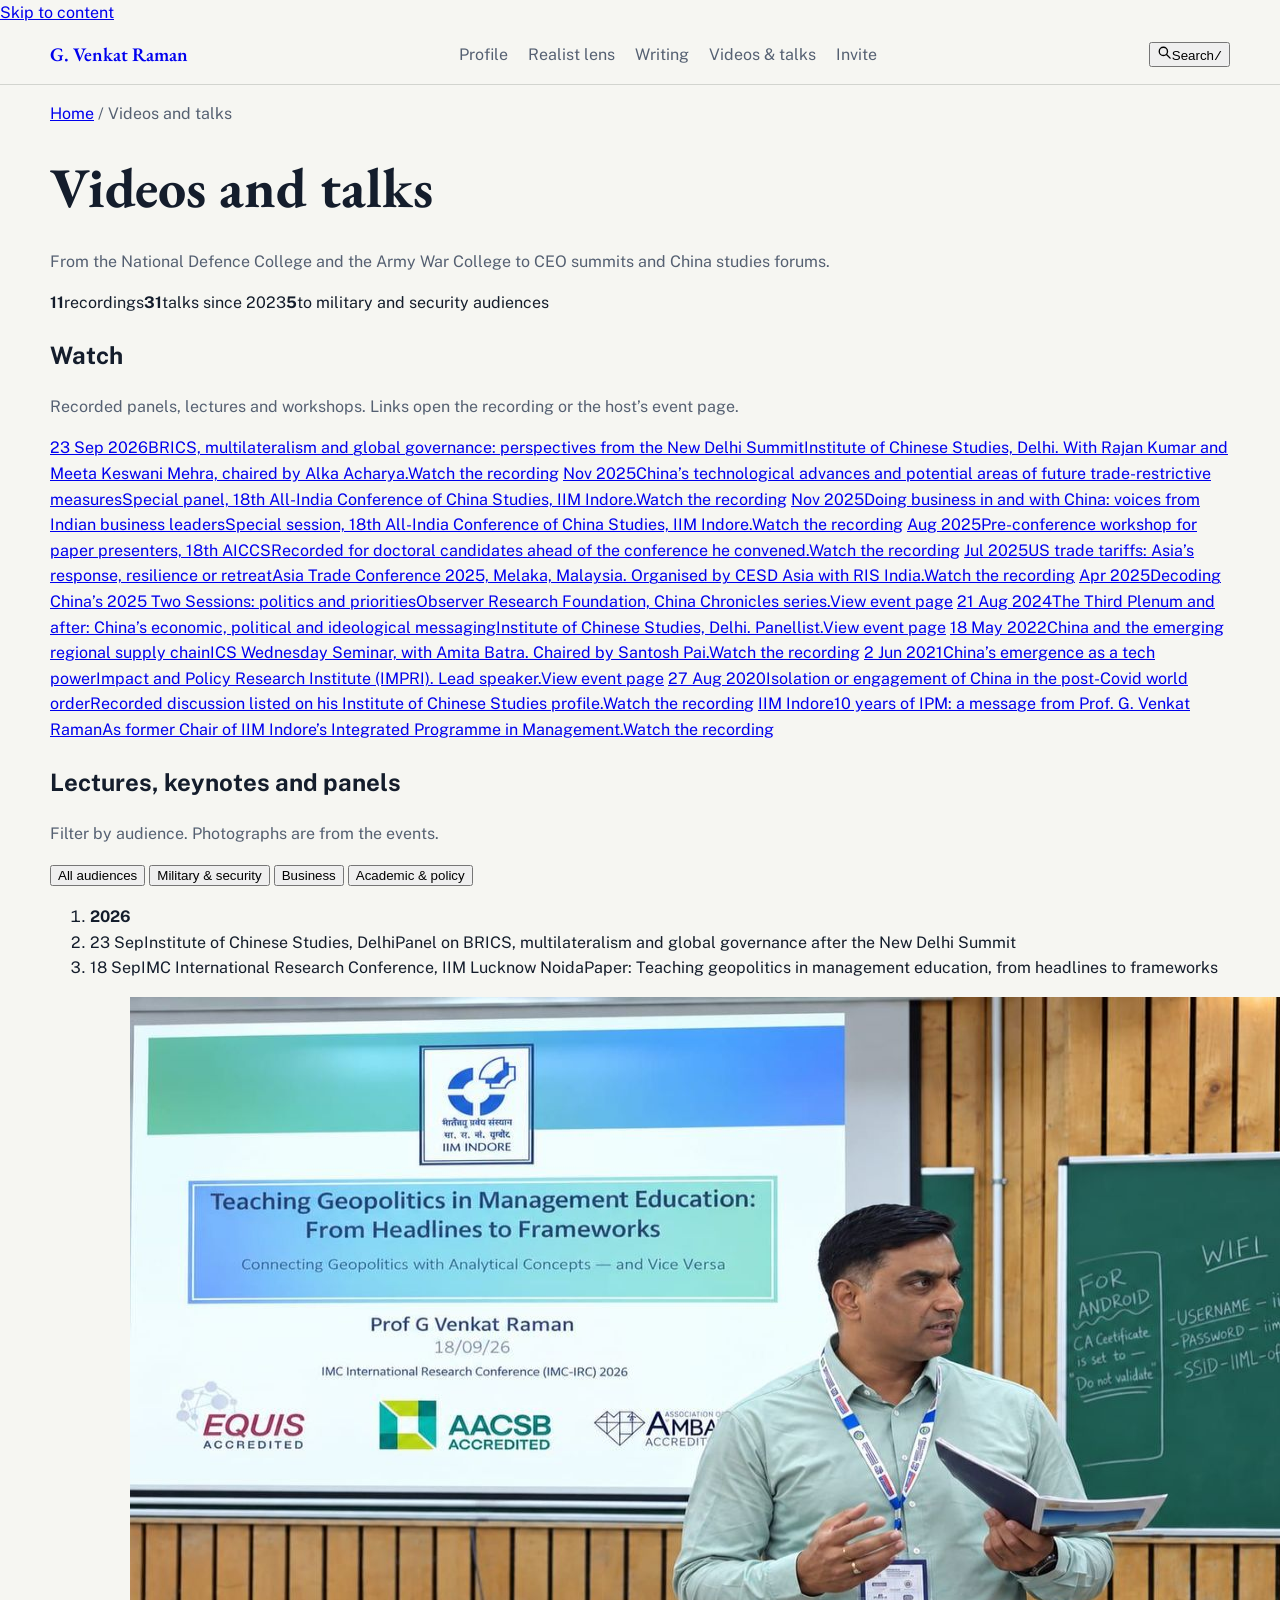
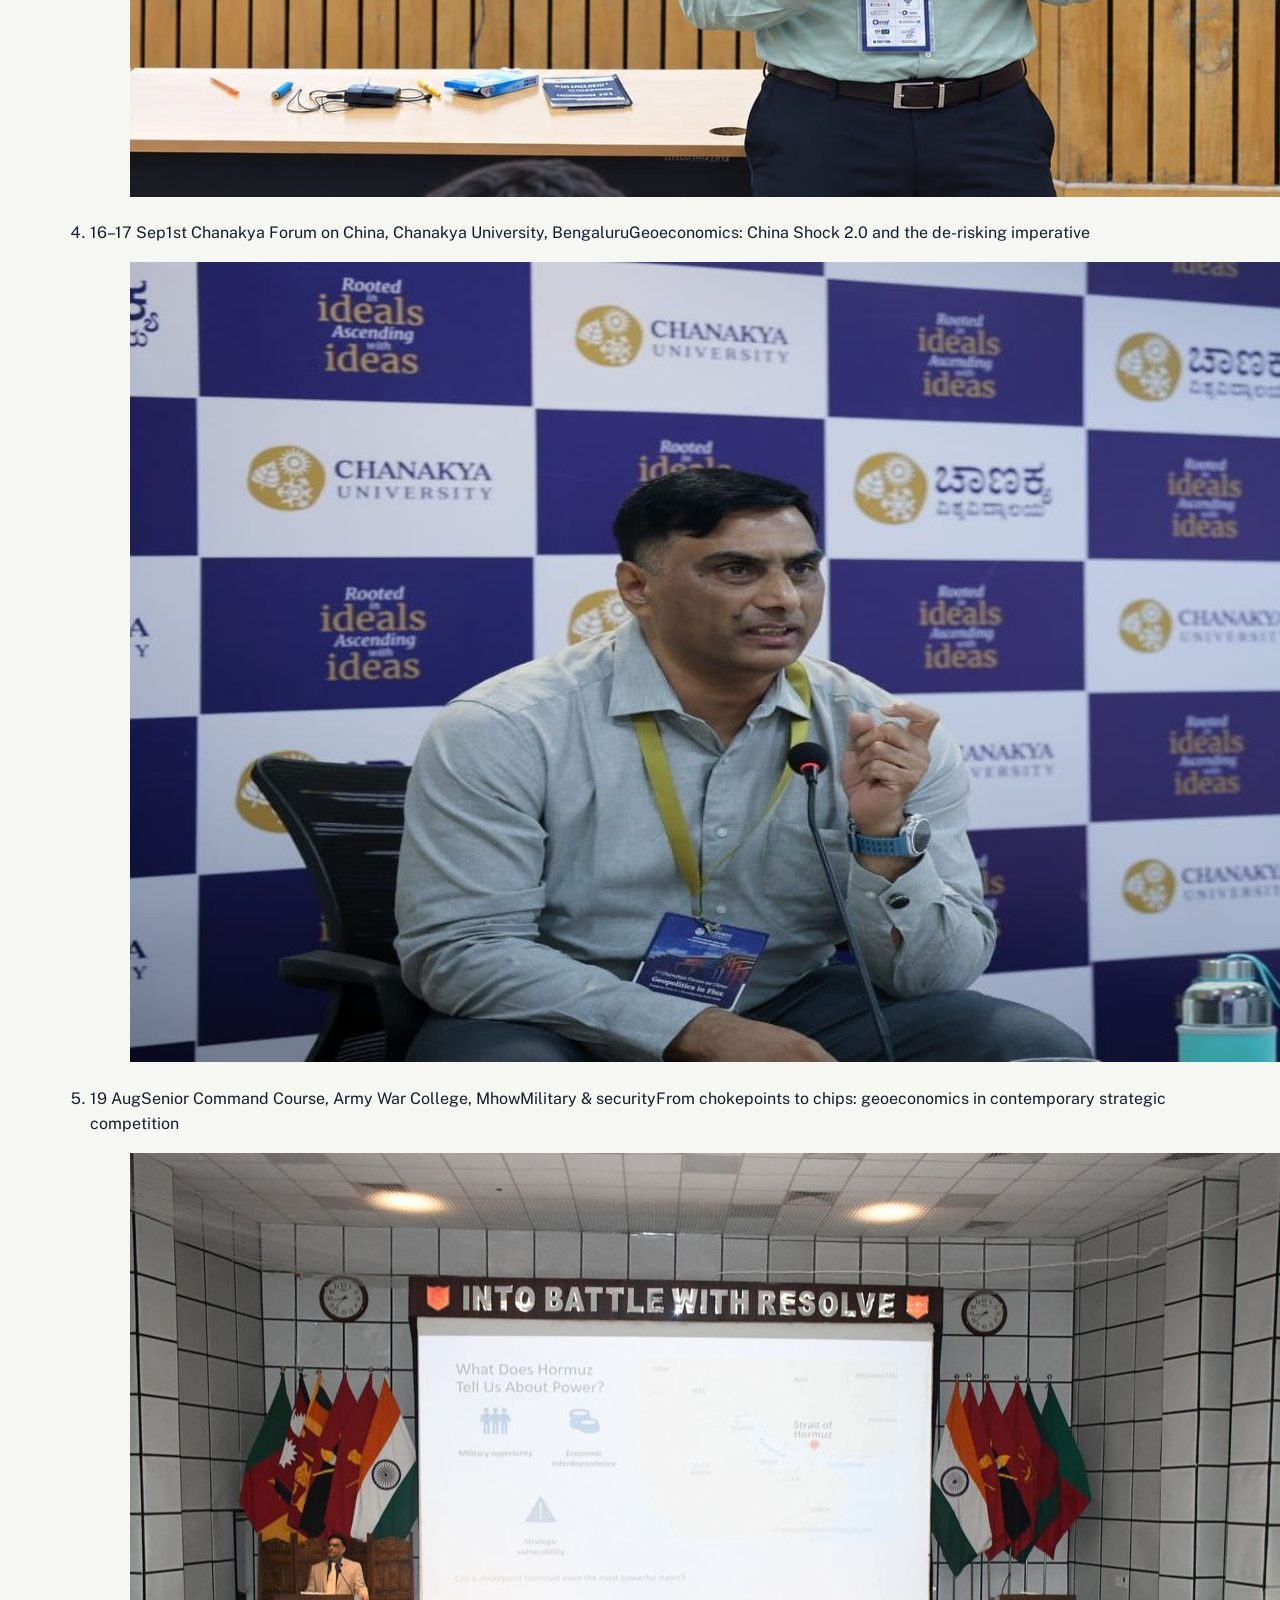
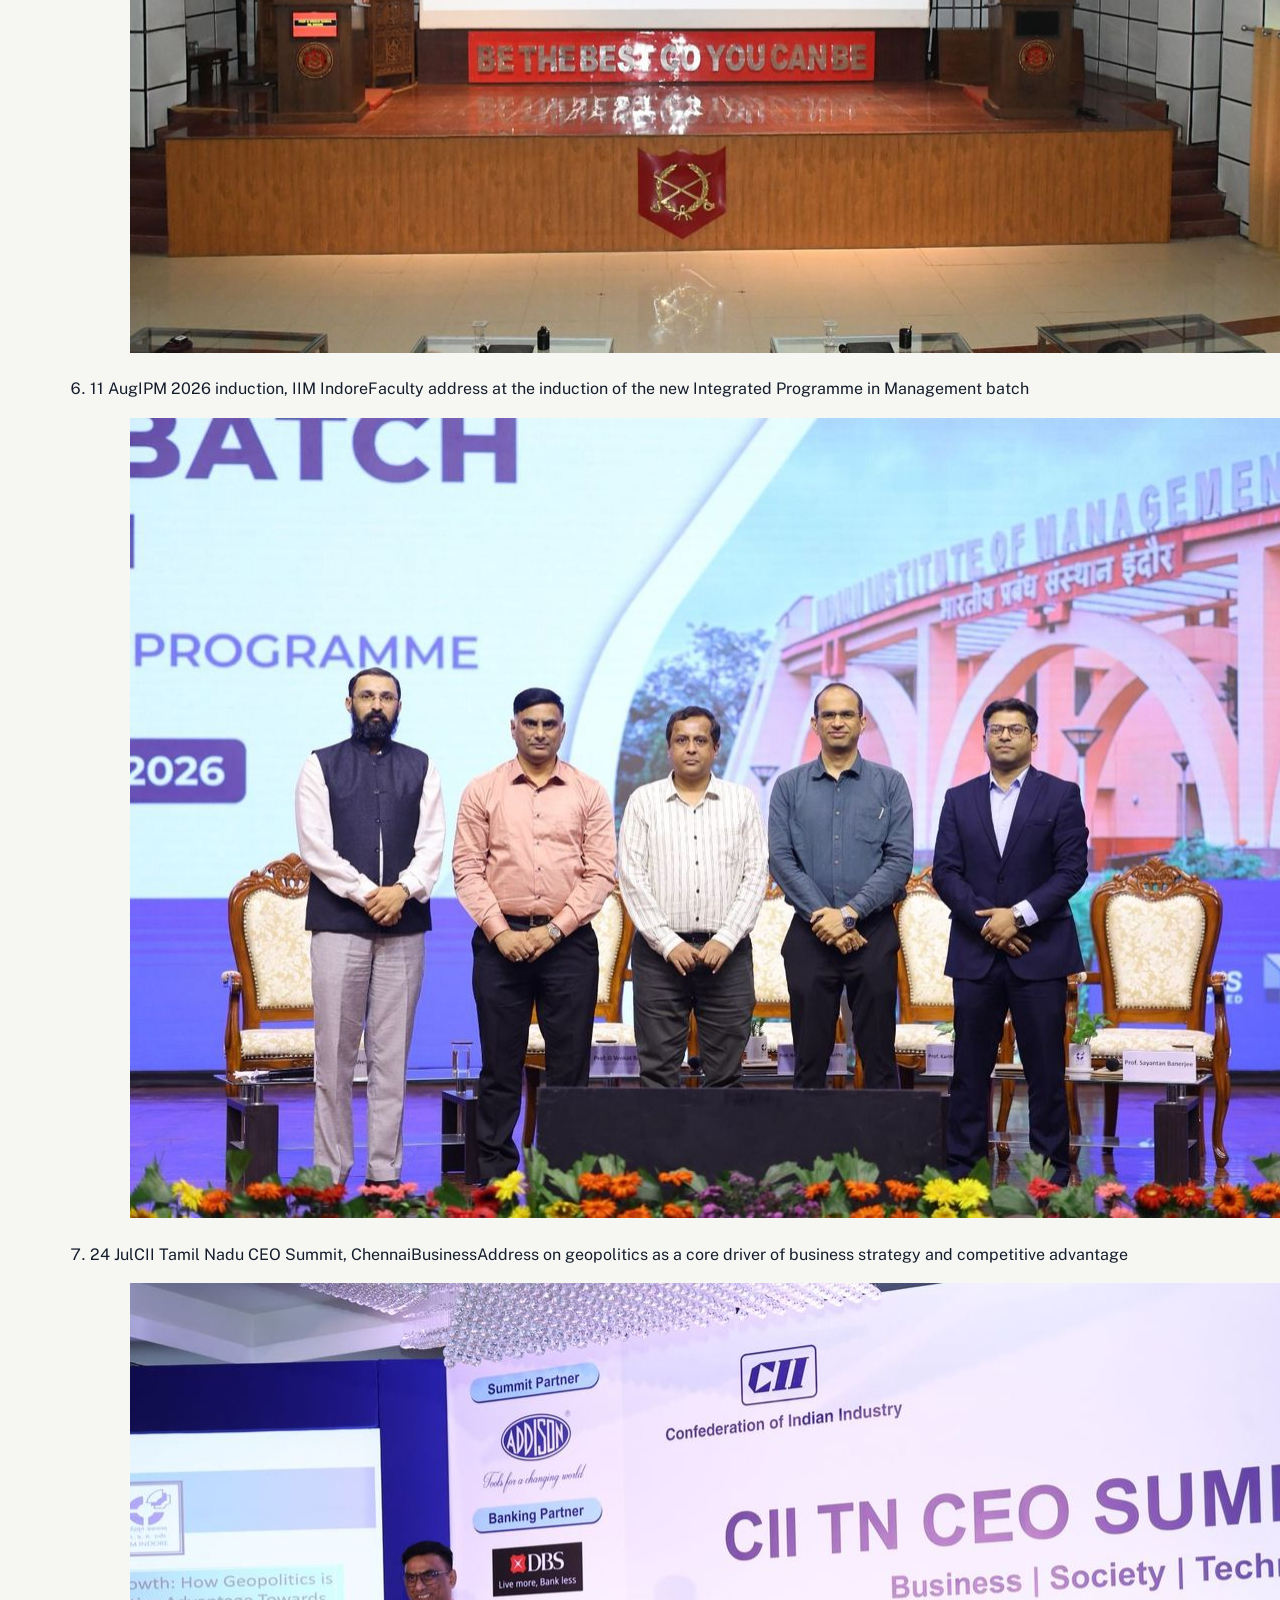
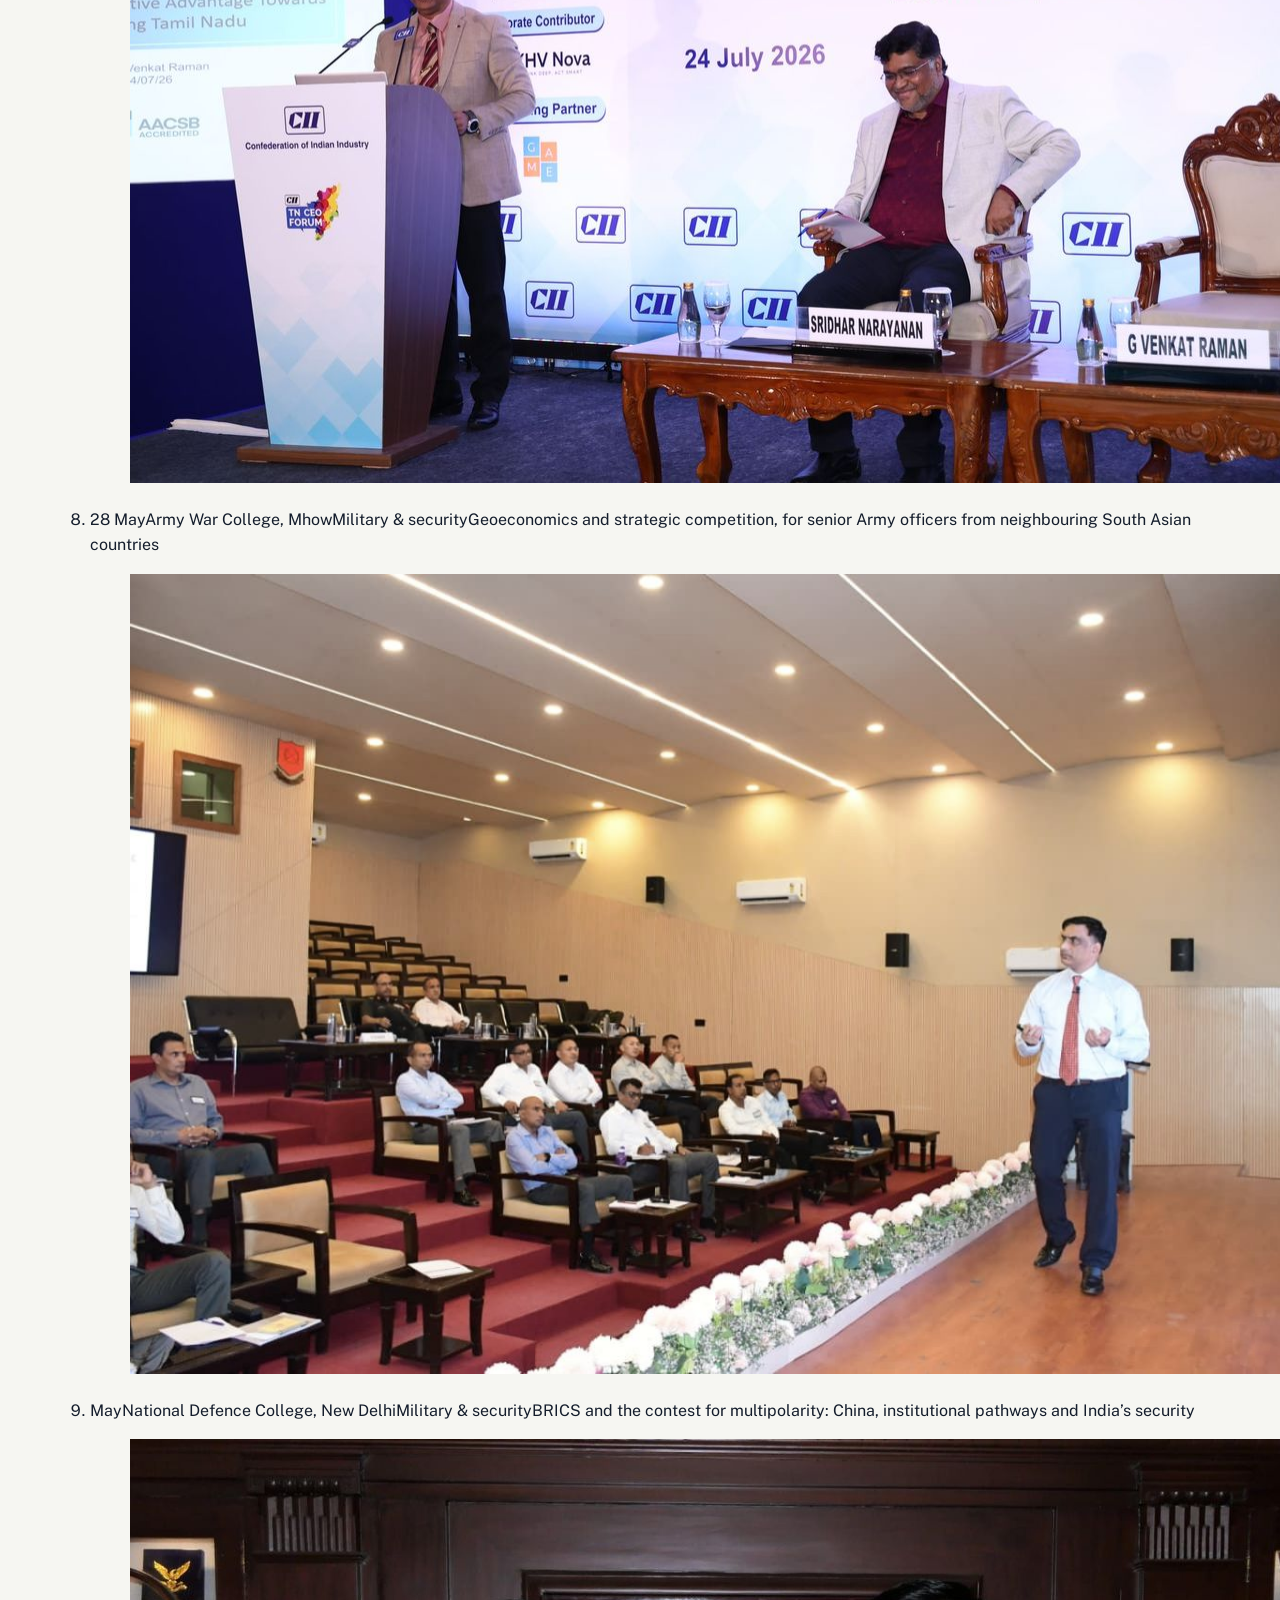
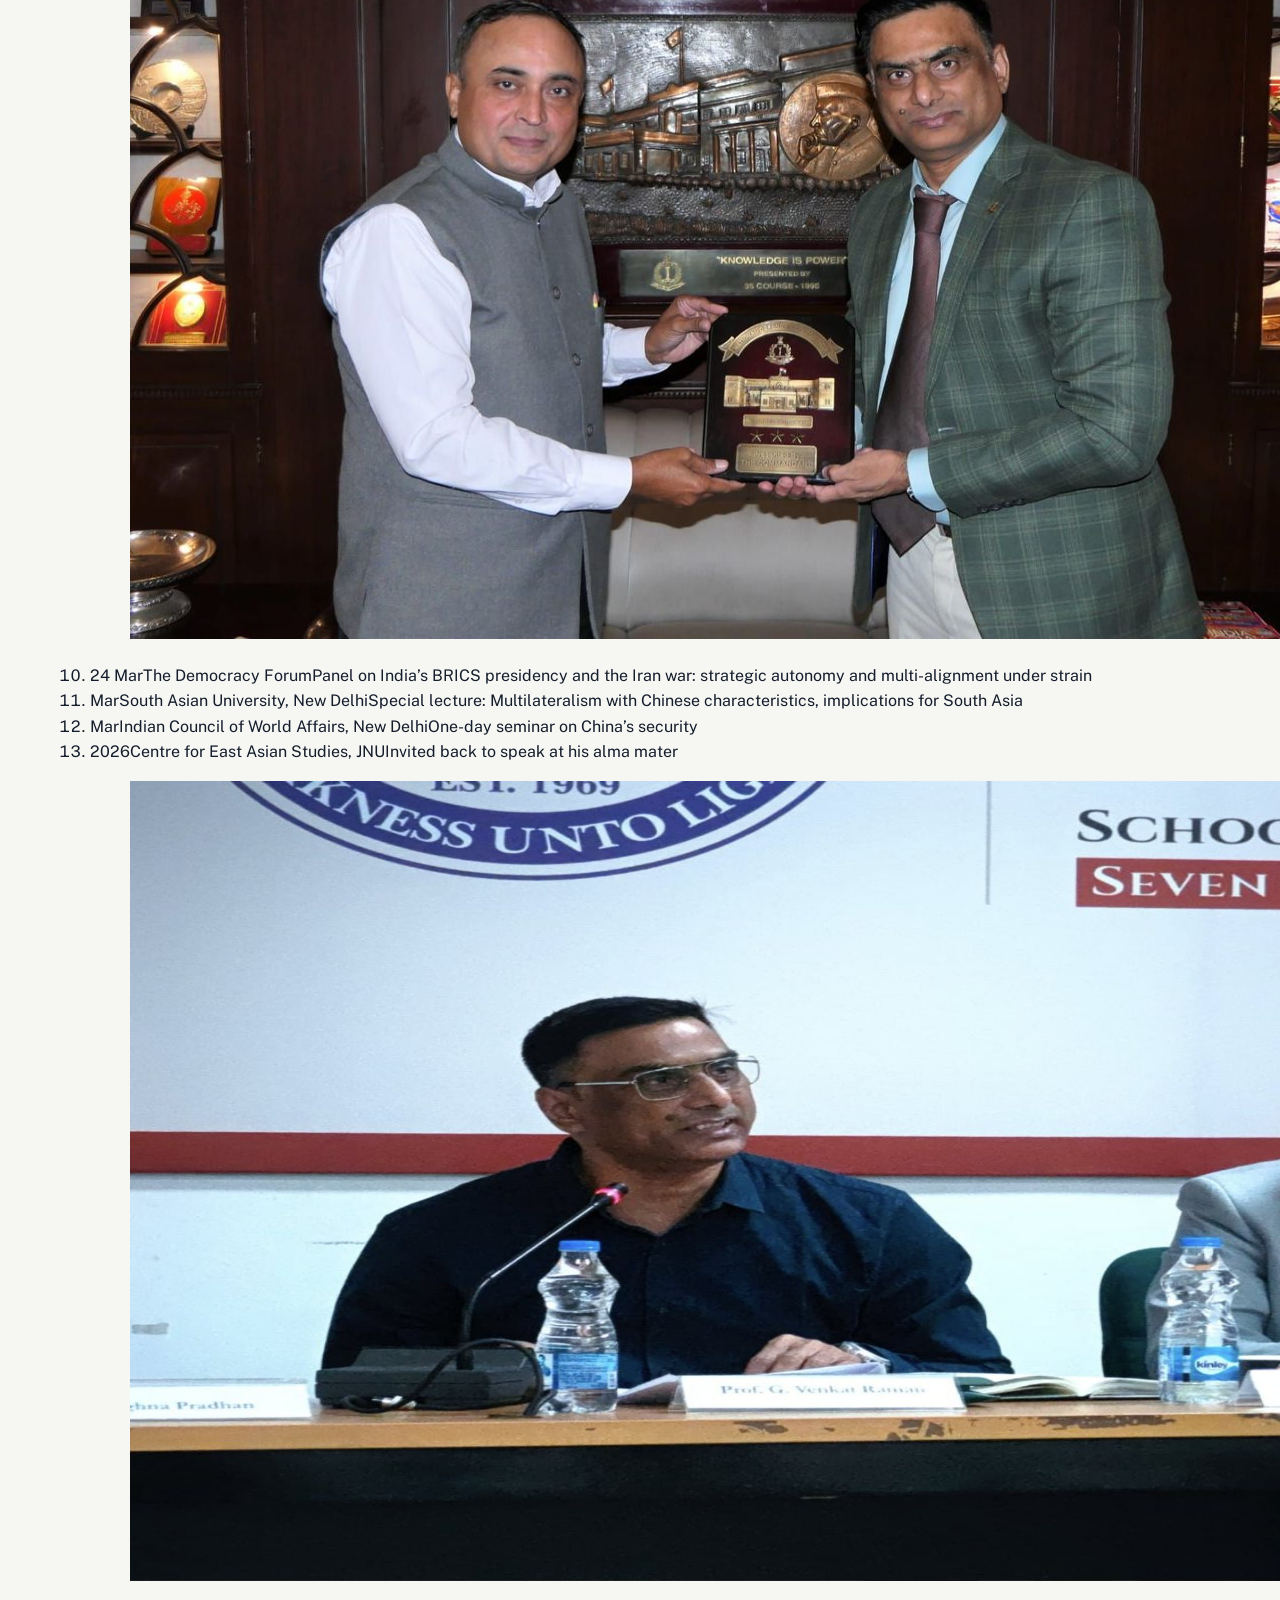
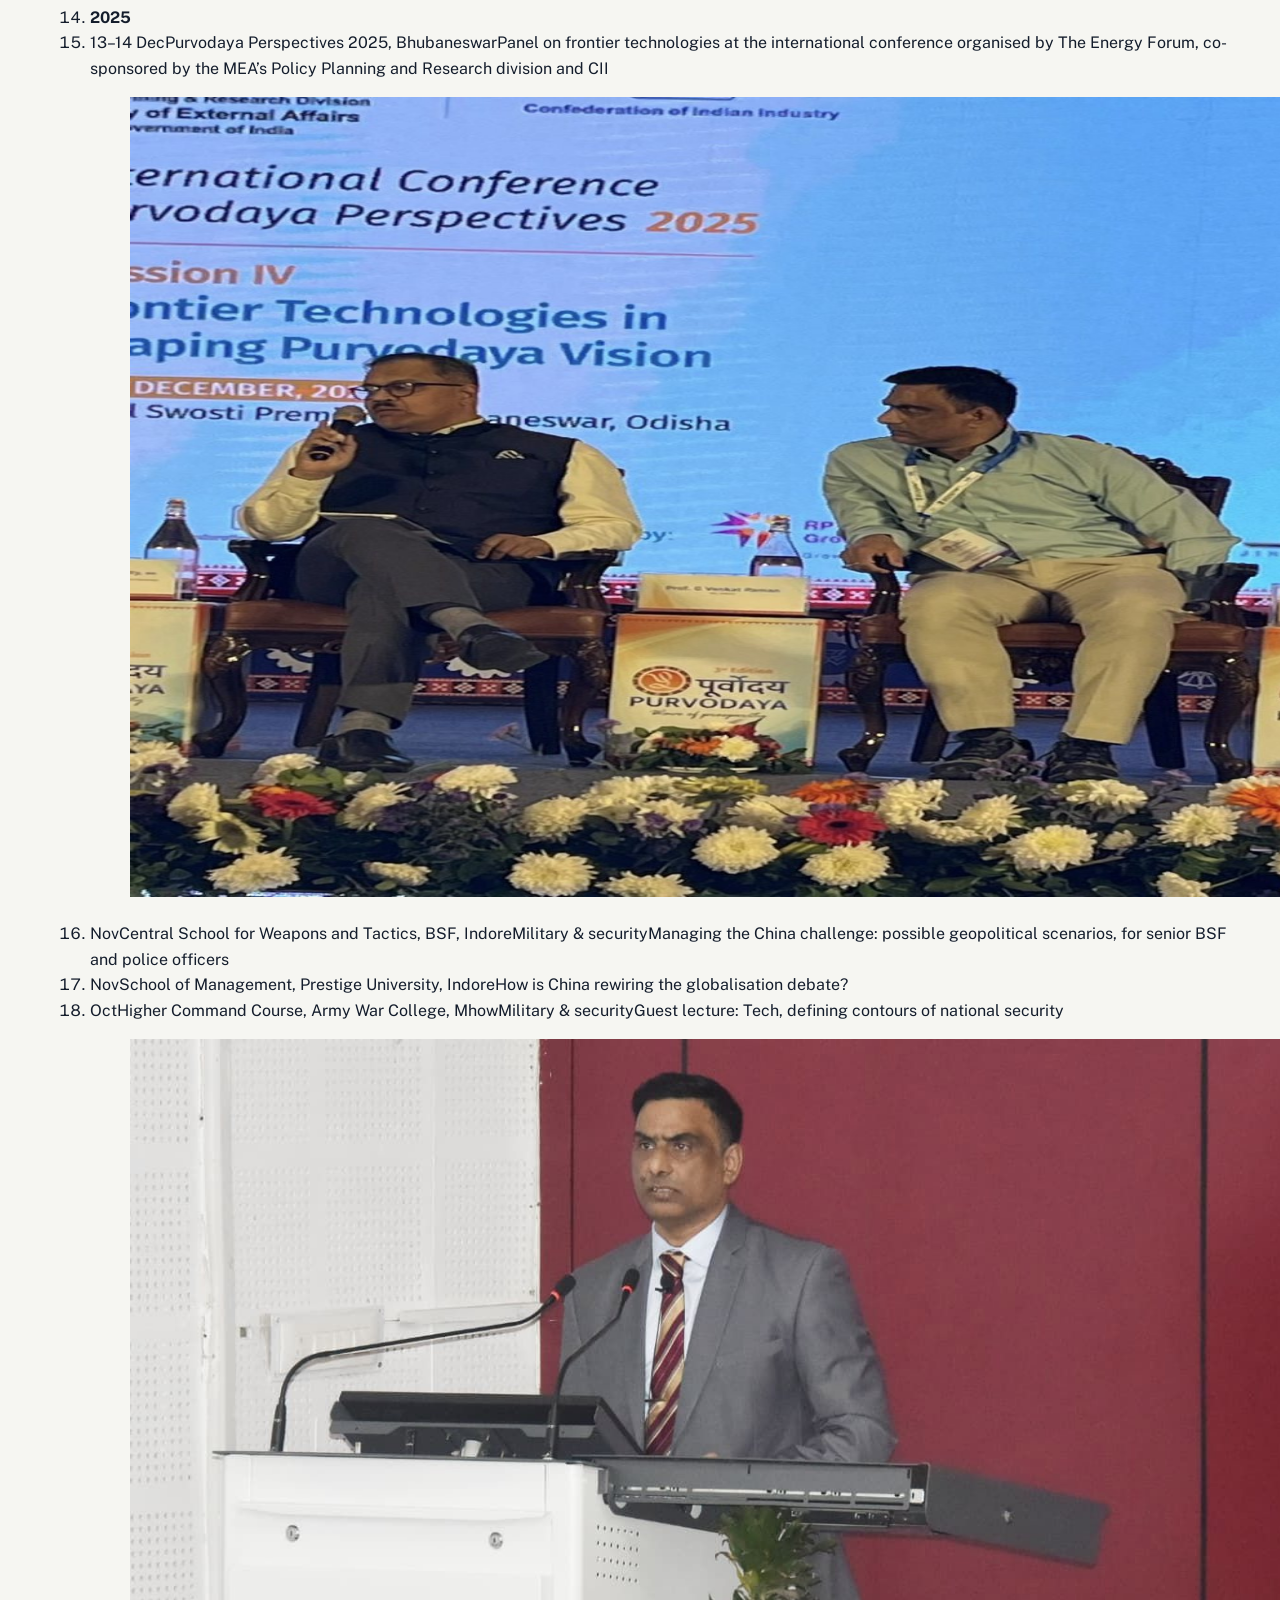
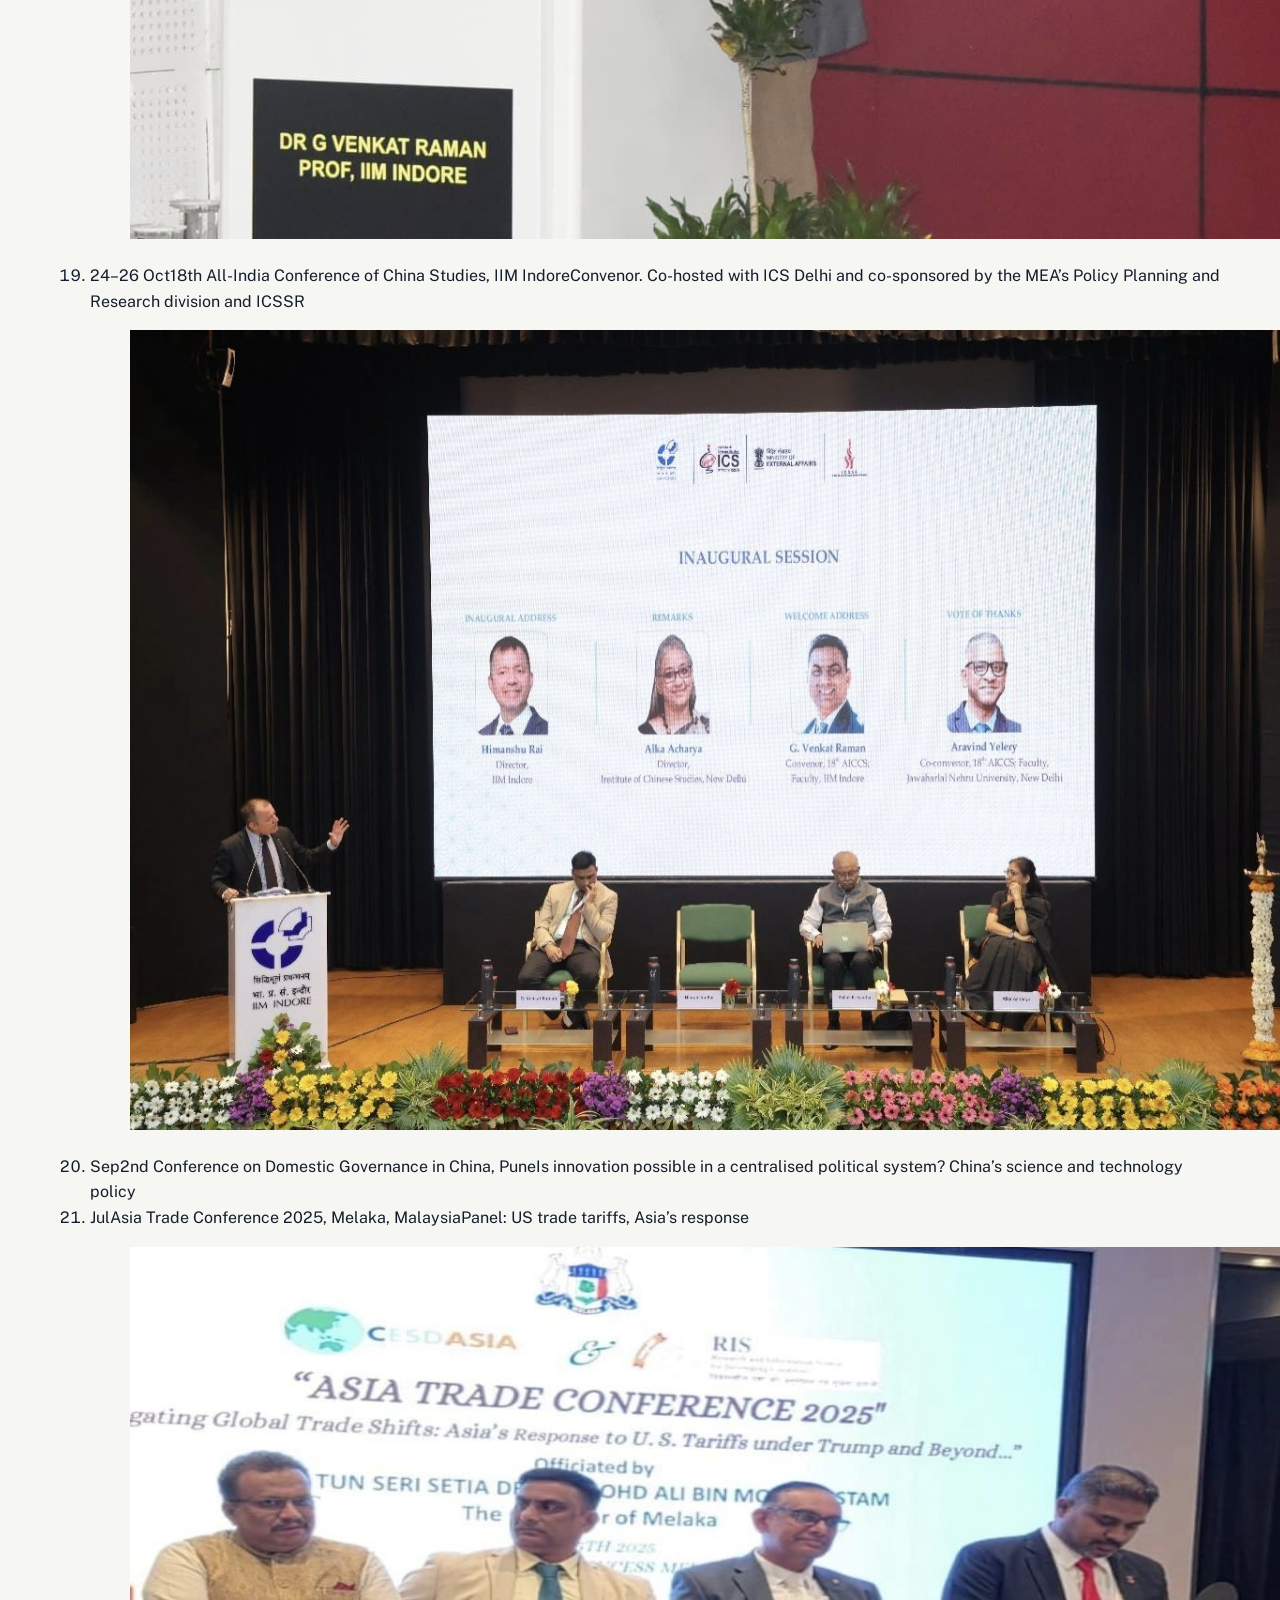
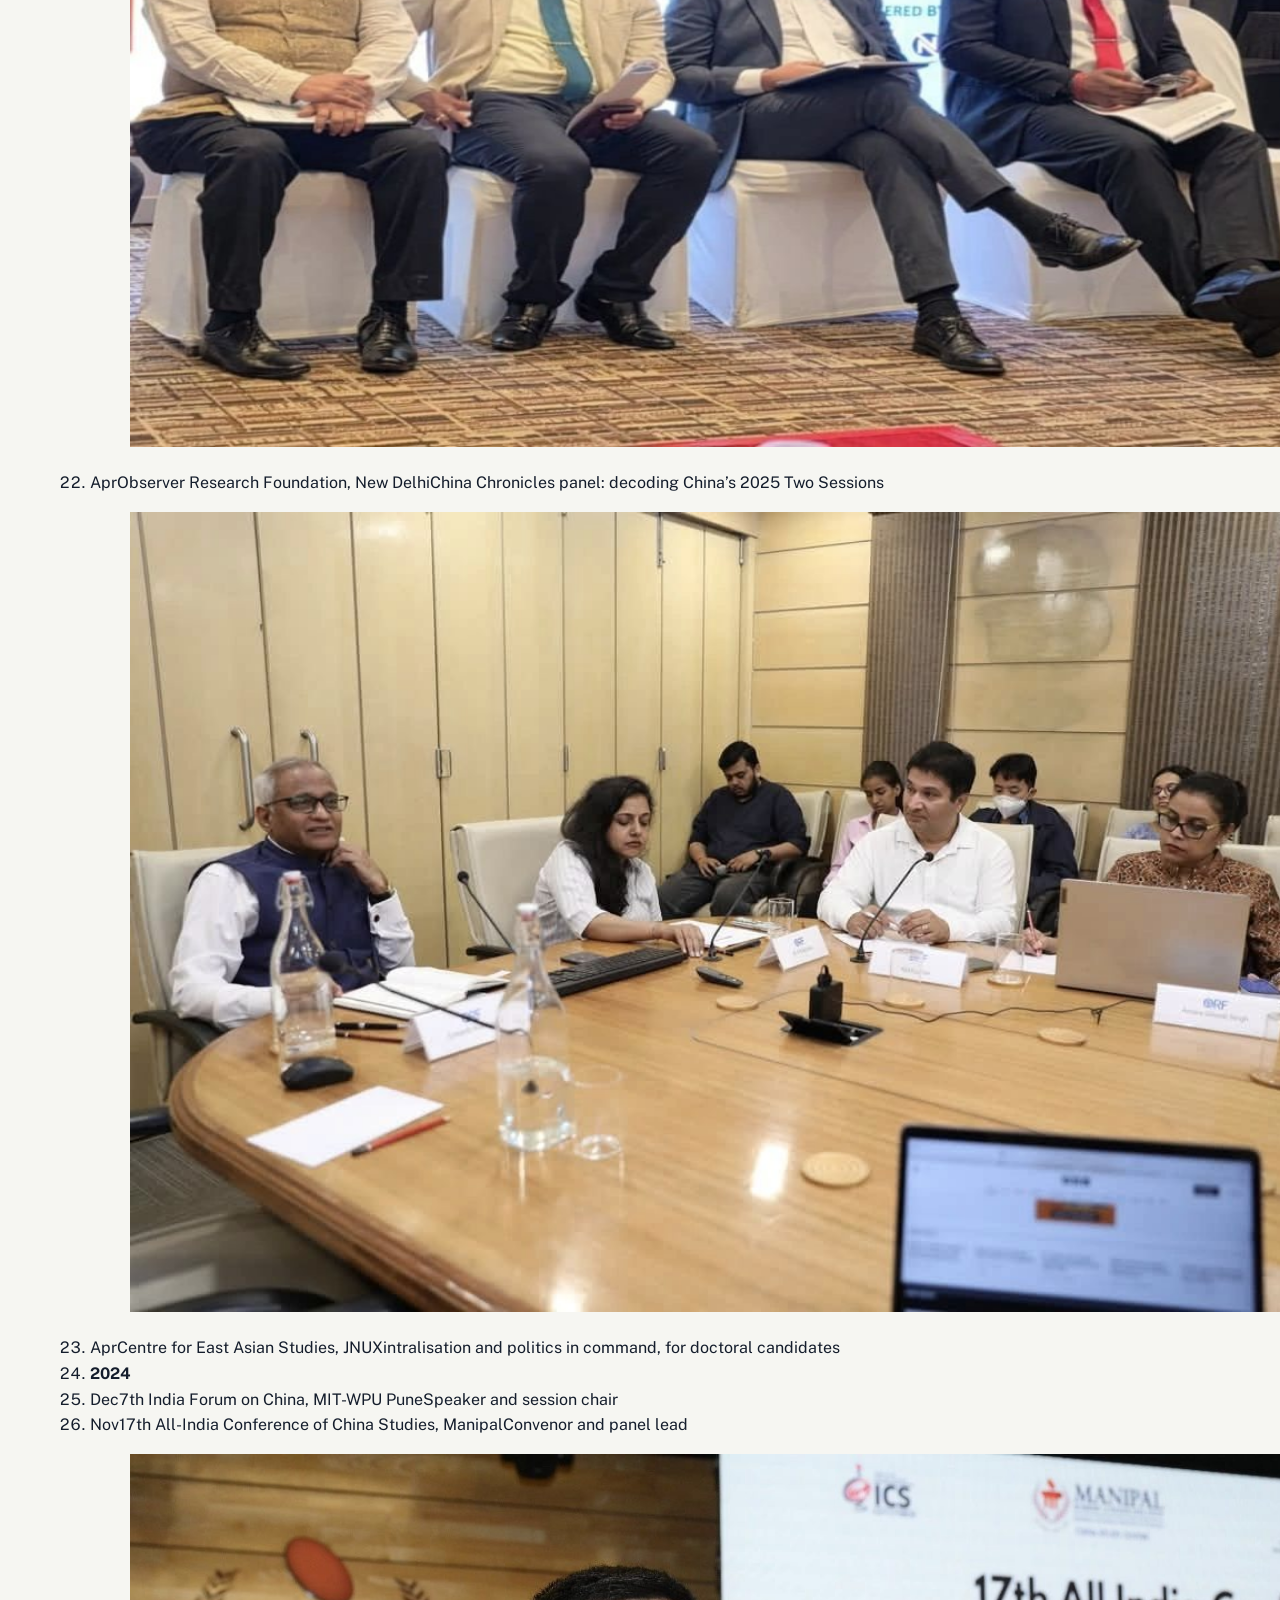
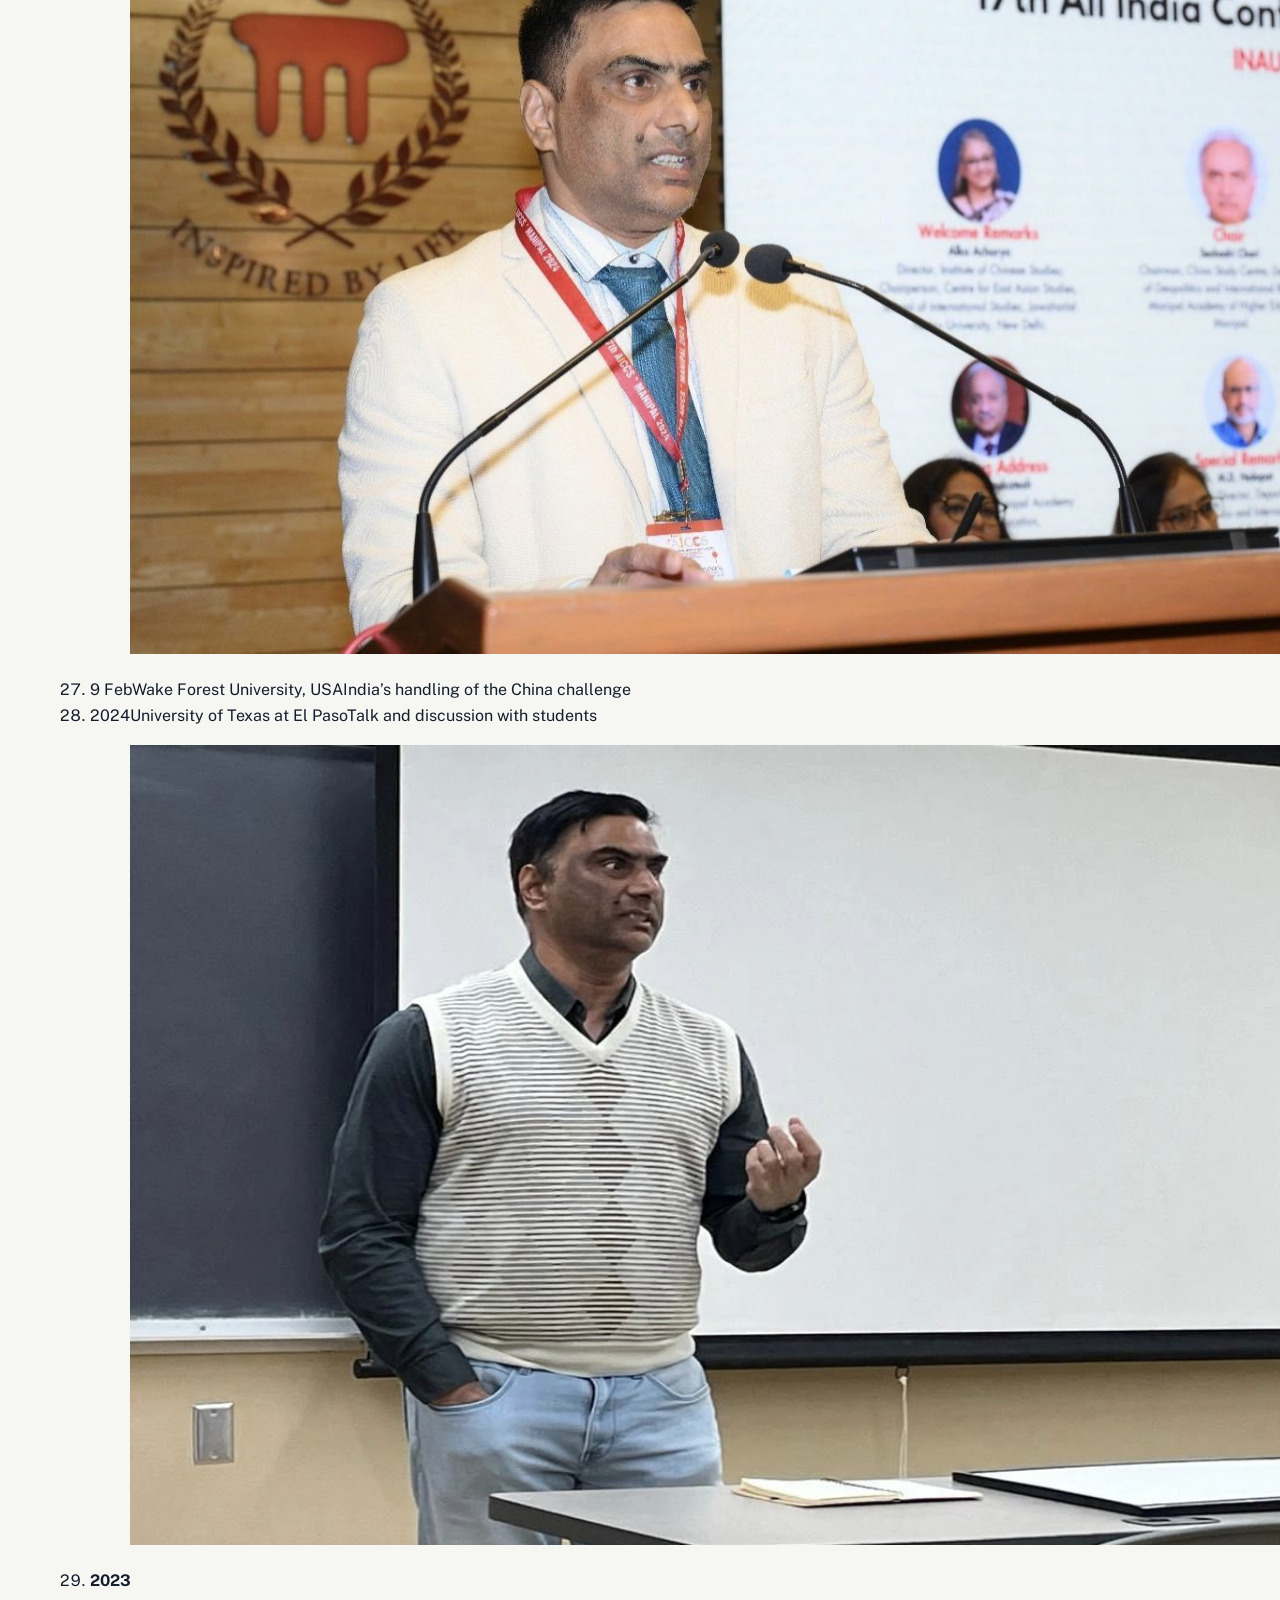
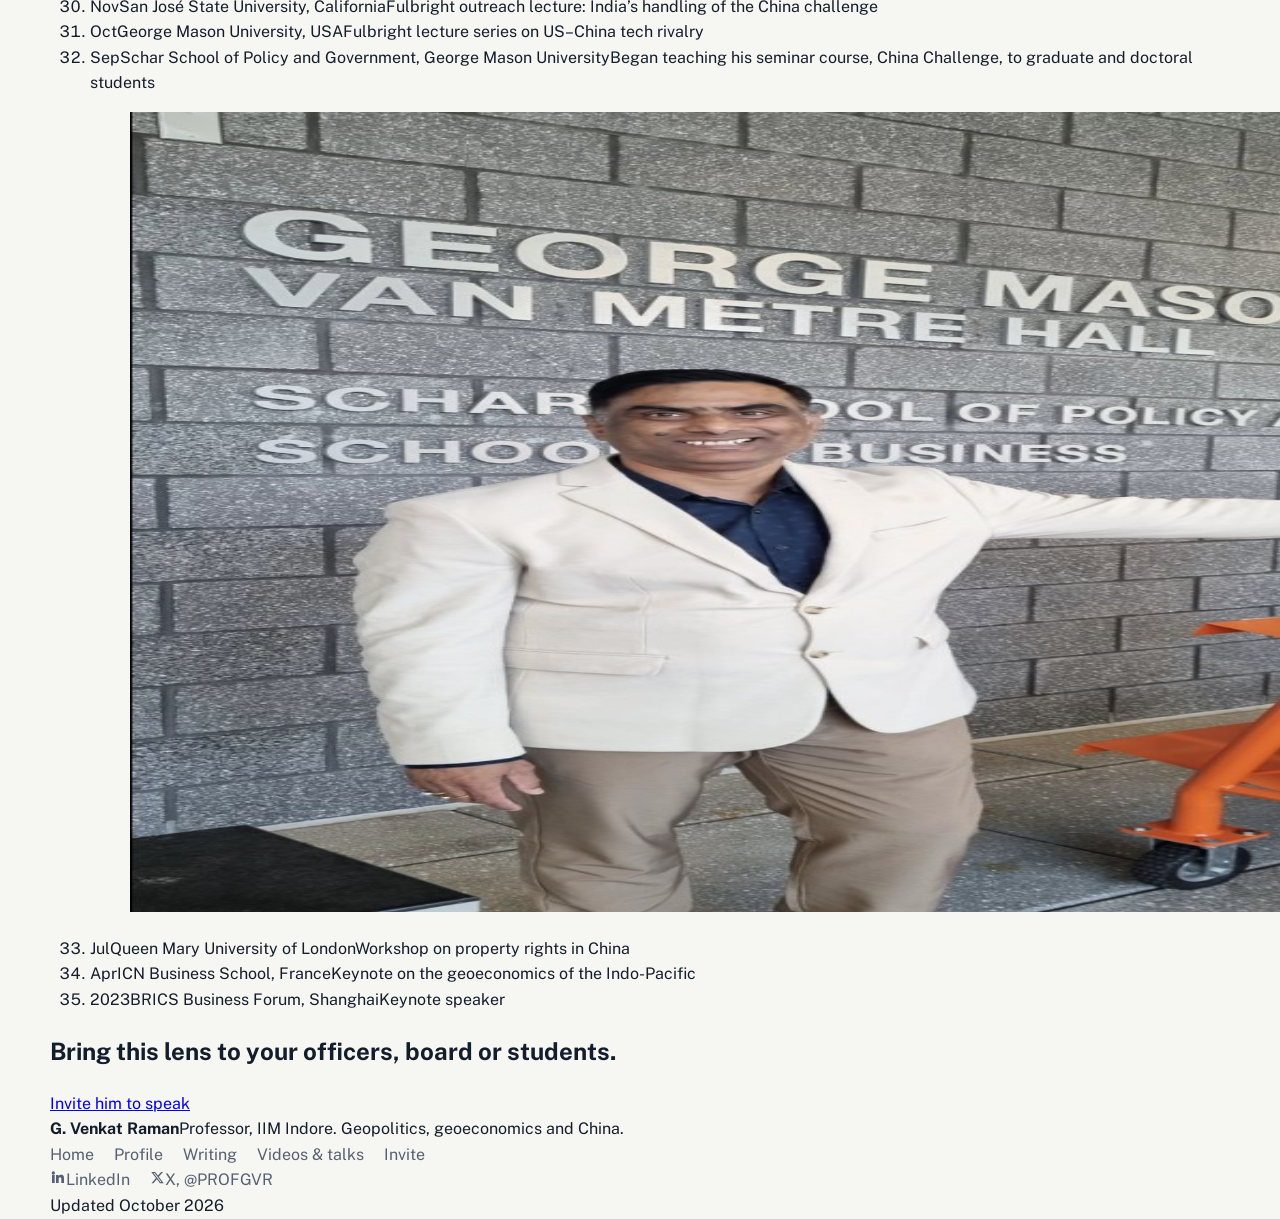
<file: videos.html>
<!doctype html>
<html lang="en">
<head>
<meta charset="utf-8">
<meta name="viewport" content="width=device-width, initial-scale=1, viewport-fit=cover">
<meta name="description" content="Recorded panels and lectures, and talks at the National Defence College, Army War College, CII, ORF and more.">
<meta name="author" content="G. Venkat Raman">
<meta property="og:type" content="website">
<meta property="og:title" content="Videos and talks | Professor G. Venkat Raman">
<meta property="og:description" content="Recorded panels and lectures, and talks at the National Defence College, Army War College, CII, ORF and more.">
<meta property="og:image" content="photos/portrait-arches.jpg">
<meta name="twitter:card" content="summary_large_image">
<meta name="twitter:site" content="@PROFGVR">
<meta name="theme-color" content="#0D1829">
<link rel="icon" href="data:image/svg+xml,%3Csvg xmlns=%22http://www.w3.org/2000/svg%22 viewBox=%220 0 64 64%22%3E%3Crect width=%2264%22 height=%2264%22 rx=%2212%22 fill=%22%230D1829%22/%3E%3Ctext x=%2232%22 y=%2243%22 font-family=%22Georgia,serif%22 font-size=%2230%22 text-anchor=%22middle%22 fill=%22%23D6B068%22%3EVR%3C/text%3E%3C/svg%3E">
<title>Videos and talks | Professor G. Venkat Raman</title>
<link rel="preconnect" href="https://fonts.googleapis.com">
<link rel="preconnect" href="https://fonts.gstatic.com" crossorigin>
<link rel="stylesheet" href="https://fonts.googleapis.com/css2?family=EB+Garamond:ital,wght@0,400..700;1,400..600&family=Public+Sans:ital,wght@0,300..700;1,400&display=swap">
<link rel="stylesheet" href="assets/site.css">
</head>
<body>
<a class="skip" href="#main">Skip to content</a>
<header class="bar">
  <div class="wrap">
    <a class="mark" href="index.html">G. Venkat Raman</a>
    <nav aria-label="Site">
      <a href="profile.html">Profile</a>
      <a href="index.html#lens">Realist lens</a>
      <a class="keep" href="writing.html">Writing</a>
      <a class="keep" href="videos.html" aria-current="page">Videos & talks</a>
      <a class="keep" href="index.html#contact">Invite</a>
    </nav>
    <button type="button" class="kbtn" id="openSearch" aria-haspopup="dialog" aria-controls="pal"><svg viewBox="0 0 20 20" width="15" height="15" aria-hidden="true"><circle cx="8.5" cy="8.5" r="5.5" fill="none" stroke="currentColor" stroke-width="1.8"/><path d="M13 13l4.5 4.5" stroke="currentColor" stroke-width="1.8" stroke-linecap="round"/></svg><span class="kl">Search</span><kbd>/</kbd></button>
  </div>
  <div class="progress" id="progress" aria-hidden="true"></div>
</header>

<main id="main">
  <section class="page-hero plate">
    <div class="wrap">
      <p class="crumb"><a href="index.html">Home</a> / Videos and talks</p>
      <h1>Videos and talks</h1>
      <p class="sub">From the National Defence College and the Army War College to CEO summits and China studies forums.</p>
      <div class="stats"><span><b>11</b>recordings</span><span><b>31</b>talks since 2023</span><span><b>5</b>to military and security audiences</span></div>
    </div>
  </section>

  <section class="block" id="recordings" aria-labelledby="rh">
    <div class="wrap">
      <div class="head">
        <h2 id="rh">Watch</h2>
        <p>Recorded panels, lectures and workshops. Links open the recording or the host’s event page.</p>
      </div>
      <div class="vids">
        <a class="vid" href="https://lnkd.in/gHV4wWpV" target="_blank" rel="noopener"><span class="play" aria-hidden="true"></span><span class="vd">23 Sep 2026</span><span class="vt">BRICS, multilateralism and global governance: perspectives from the New Delhi Summit</span><span class="vh">Institute of Chinese Studies, Delhi. With Rajan Kumar and Meeta Keswani Mehra, chaired by Alka Acharya.</span><span class="vl">Watch the recording</span></a>
        <a class="vid" href="https://lnkd.in/exZFacfN" target="_blank" rel="noopener"><span class="play" aria-hidden="true"></span><span class="vd">Nov 2025</span><span class="vt">China’s technological advances and potential areas of future trade-restrictive measures</span><span class="vh">Special panel, 18th All-India Conference of China Studies, IIM Indore.</span><span class="vl">Watch the recording</span></a>
        <a class="vid" href="https://lnkd.in/dXk8JfSu" target="_blank" rel="noopener"><span class="play" aria-hidden="true"></span><span class="vd">Nov 2025</span><span class="vt">Doing business in and with China: voices from Indian business leaders</span><span class="vh">Special session, 18th All-India Conference of China Studies, IIM Indore.</span><span class="vl">Watch the recording</span></a>
        <a class="vid" href="https://lnkd.in/gpUuyNe2" target="_blank" rel="noopener"><span class="play" aria-hidden="true"></span><span class="vd">Aug 2025</span><span class="vt">Pre-conference workshop for paper presenters, 18th AICCS</span><span class="vh">Recorded for doctoral candidates ahead of the conference he convened.</span><span class="vl">Watch the recording</span></a>
        <a class="vid" href="https://lnkd.in/eMt6uiWk" target="_blank" rel="noopener"><span class="play" aria-hidden="true"></span><span class="vd">Jul 2025</span><span class="vt">US trade tariffs: Asia’s response, resilience or retreat</span><span class="vh">Asia Trade Conference 2025, Melaka, Malaysia. Organised by CESD Asia with RIS India.</span><span class="vl">Watch the recording</span></a>
        <a class="vid" href="https://or-f.org/33591" target="_blank" rel="noopener"><span class="play ev" aria-hidden="true"></span><span class="vd">Apr 2025</span><span class="vt">Decoding China’s 2025 Two Sessions: politics and priorities</span><span class="vh">Observer Research Foundation, China Chronicles series.</span><span class="vl">View event page</span></a>
        <a class="vid" href="https://icsin.org/activity/show/panel-discussion-the-third-plenum-and-after-understanding-the-economic-political-and-ideological-messaging-for-china-and-the-world-21-august-2024-300-pm-ist-zoom-webinar" target="_blank" rel="noopener"><span class="play ev" aria-hidden="true"></span><span class="vd">21 Aug 2024</span><span class="vt">The Third Plenum and after: China’s economic, political and ideological messaging</span><span class="vh">Institute of Chinese Studies, Delhi. Panellist.</span><span class="vl">View event page</span></a>
        <a class="vid" href="https://www.youtube.com/watch?v=2PuAut-JMUM" target="_blank" rel="noopener"><span class="play" aria-hidden="true"></span><span class="vd">18 May 2022</span><span class="vt">China and the emerging regional supply chain</span><span class="vh">ICS Wednesday Seminar, with Amita Batra. Chaired by Santosh Pai.</span><span class="vl">Watch the recording</span></a>
        <a class="vid" href="https://www.impriindia.com/event/chinas-emergence-tech-power/" target="_blank" rel="noopener"><span class="play ev" aria-hidden="true"></span><span class="vd">2 Jun 2021</span><span class="vt">China’s emergence as a tech power</span><span class="vh">Impact and Policy Research Institute (IMPRI). Lead speaker.</span><span class="vl">View event page</span></a>
        <a class="vid" href="https://www.youtube.com/watch?v=HsA0ZPgAxBI" target="_blank" rel="noopener"><span class="play" aria-hidden="true"></span><span class="vd">27 Aug 2020</span><span class="vt">Isolation or engagement of China in the post-Covid world order</span><span class="vh">Recorded discussion listed on his Institute of Chinese Studies profile.</span><span class="vl">Watch the recording</span></a>
        <a class="vid" href="https://www.youtube.com/watch?v=Gs8pZdESXHE" target="_blank" rel="noopener"><span class="play" aria-hidden="true"></span><span class="vd">IIM Indore</span><span class="vt">10 years of IPM: a message from Prof. G. Venkat Raman</span><span class="vh">As former Chair of IIM Indore’s Integrated Programme in Management.</span><span class="vl">Watch the recording</span></a>
      </div>
    </div>
  </section>

  <section class="block alt" id="talks" aria-labelledby="th2">
    <div class="wrap">
      <div class="head">
        <h2 id="th2">Lectures, keynotes and panels</h2>
        <p>Filter by audience. Photographs are from the events.</p>
      </div>
      <div class="aud-chips" role="group" aria-label="Filter by audience" id="audChips">
        <button type="button" class="chip" aria-pressed="true" data-a="all">All audiences</button>
        <button type="button" class="chip" data-a="military">Military &amp; security</button>
        <button type="button" class="chip" data-a="business">Business</button>
        <button type="button" class="chip" data-a="academic">Academic &amp; policy</button>
      </div>
      <ol class="tl" id="tl">
          <li class="yr-mark" data-a="all"><b>2026</b></li>
          <li data-a="academic"><span class="w">23 Sep</span><span class="ev">Institute of Chinese Studies, Delhi</span><span class="tk">Panel on BRICS, multilateralism and global governance after the New Delhi Summit</span></li>
          <li data-a="academic"><span class="w">18 Sep</span><span class="ev">IMC International Research Conference, IIM Lucknow Noida</span><span class="tk">Paper: Teaching geopolitics in management education, from headlines to frameworks</span><figure class="ph"><img src="photos/imc-irc.jpg" alt="Presenting at IMC-IRC 2026" width="1200" height="800"></figure></li>
          <li data-a="academic"><span class="w">16–17 Sep</span><span class="ev">1st Chanakya Forum on China, Chanakya University, Bengaluru</span><span class="tk">Geoeconomics: China Shock 2.0 and the de-risking imperative</span><figure class="ph"><img src="photos/chanakya.jpg" alt="At the Chanakya Forum on China" width="1200" height="800"></figure></li>
          <li data-a="military"><span class="w">19 Aug</span><span class="ev">Senior Command Course, Army War College, Mhow<span class="who">Military & security</span></span><span class="tk">From chokepoints to chips: geoeconomics in contemporary strategic competition</span><figure class="ph"><img src="photos/awc-wide.jpg" alt="Addressing the Senior Command Course at the Army War College, Mhow" width="1200" height="800"></figure></li>
          <li data-a="academic"><span class="w">11 Aug</span><span class="ev">IPM 2026 induction, IIM Indore</span><span class="tk">Faculty address at the induction of the new Integrated Programme in Management batch</span><figure class="ph"><img src="photos/iimi-batch.jpg" alt="With faculty colleagues at the IPM 2026 induction" width="1200" height="800"></figure></li>
          <li data-a="business"><span class="w">24 Jul</span><span class="ev">CII Tamil Nadu CEO Summit, Chennai<span class="who">Business</span></span><span class="tk">Address on geopolitics as a core driver of business strategy and competitive advantage</span><figure class="ph"><img src="photos/cii-tn.jpg" alt="Addressing the CII TN CEO Summit" width="1200" height="800"></figure></li>
          <li data-a="military"><span class="w">28 May</span><span class="ev">Army War College, Mhow<span class="who">Military & security</span></span><span class="tk">Geoeconomics and strategic competition, for senior Army officers from neighbouring South Asian countries</span><figure class="ph"><img src="photos/awc-hall.jpg" alt="Speaking to senior officers from South Asian countries at the Army War College" width="1200" height="800"></figure></li>
          <li data-a="military"><span class="w">May</span><span class="ev">National Defence College, New Delhi<span class="who">Military & security</span></span><span class="tk">BRICS and the contest for multipolarity: China, institutional pathways and India’s security</span><figure class="ph"><img src="photos/ndc.jpg" alt="At the National Defence College, New Delhi" width="1200" height="800"></figure></li>
          <li data-a="academic"><span class="w">24 Mar</span><span class="ev">The Democracy Forum</span><span class="tk">Panel on India’s BRICS presidency and the Iran war: strategic autonomy and multi-alignment under strain</span></li>
          <li data-a="academic"><span class="w">Mar</span><span class="ev">South Asian University, New Delhi</span><span class="tk">Special lecture: Multilateralism with Chinese characteristics, implications for South Asia</span></li>
          <li data-a="academic"><span class="w">Mar</span><span class="ev">Indian Council of World Affairs, New Delhi</span><span class="tk">One-day seminar on China’s security</span></li>
          <li data-a="academic"><span class="w">2026</span><span class="ev">Centre for East Asian Studies, JNU</span><span class="tk">Invited back to speak at his alma mater</span><figure class="ph"><img src="photos/jnu.jpg" alt="At the Centre for East Asian Studies, JNU" width="1200" height="800"></figure></li>
          <li class="yr-mark" data-a="all"><b>2025</b></li>
          <li data-a="academic"><span class="w">13–14 Dec</span><span class="ev">Purvodaya Perspectives 2025, Bhubaneswar</span><span class="tk">Panel on frontier technologies at the international conference organised by The Energy Forum, co-sponsored by the MEA’s Policy Planning and Research division and CII</span><figure class="ph"><img src="photos/purvodaya-panel.jpg" alt="On the frontier technologies panel at Purvodaya Perspectives" width="1200" height="800"></figure></li>
          <li data-a="military"><span class="w">Nov</span><span class="ev">Central School for Weapons and Tactics, BSF, Indore<span class="who">Military & security</span></span><span class="tk">Managing the China challenge: possible geopolitical scenarios, for senior BSF and police officers</span></li>
          <li data-a="academic"><span class="w">Nov</span><span class="ev">School of Management, Prestige University, Indore</span><span class="tk">How is China rewiring the globalisation debate?</span></li>
          <li data-a="military"><span class="w">Oct</span><span class="ev">Higher Command Course, Army War College, Mhow<span class="who">Military & security</span></span><span class="tk">Guest lecture: Tech, defining contours of national security</span><figure class="ph"><img src="photos/awc-hcc.jpg" alt="At the Army War College lectern" width="1200" height="800"></figure></li>
          <li data-a="academic"><span class="w">24–26 Oct</span><span class="ev">18th All-India Conference of China Studies, IIM Indore</span><span class="tk">Convenor. Co-hosted with ICS Delhi and co-sponsored by the MEA’s Policy Planning and Research division and ICSSR</span><figure class="ph"><img src="photos/aiccs18-stage.jpg" alt="Inaugural session of the 18th AICCS at IIM Indore" width="1200" height="800"></figure></li>
          <li data-a="academic"><span class="w">Sep</span><span class="ev">2nd Conference on Domestic Governance in China, Pune</span><span class="tk">Is innovation possible in a centralised political system? China’s science and technology policy</span></li>
          <li data-a="academic"><span class="w">Jul</span><span class="ev">Asia Trade Conference 2025, Melaka, Malaysia</span><span class="tk">Panel: US trade tariffs, Asia’s response</span><figure class="ph"><img src="photos/melaka.jpg" alt="On the panel at the Asia Trade Conference in Melaka" width="1200" height="800"></figure></li>
          <li data-a="academic"><span class="w">Apr</span><span class="ev">Observer Research Foundation, New Delhi</span><span class="tk">China Chronicles panel: decoding China’s 2025 Two Sessions</span><figure class="ph"><img src="photos/orf.jpg" alt="At the ORF China Chronicles discussion" width="1200" height="800"></figure></li>
          <li data-a="academic"><span class="w">Apr</span><span class="ev">Centre for East Asian Studies, JNU</span><span class="tk">Xintralisation and politics in command, for doctoral candidates</span></li>
          <li class="yr-mark" data-a="all"><b>2024</b></li>
          <li data-a="academic"><span class="w">Dec</span><span class="ev">7th India Forum on China, MIT-WPU Pune</span><span class="tk">Speaker and session chair</span></li>
          <li data-a="academic"><span class="w">Nov</span><span class="ev">17th All-India Conference of China Studies, Manipal</span><span class="tk">Convenor and panel lead</span><figure class="ph"><img src="photos/aiccs17-lectern.jpg" alt="Opening the 17th AICCS as Convenor" width="1200" height="800"></figure></li>
          <li data-a="academic"><span class="w">9 Feb</span><span class="ev">Wake Forest University, USA</span><span class="tk">India’s handling of the China challenge</span></li>
          <li data-a="academic"><span class="w">2024</span><span class="ev">University of Texas at El Paso</span><span class="tk">Talk and discussion with students</span><figure class="ph"><img src="photos/utep.jpg" alt="Speaking to students at UTEP" width="1200" height="800"></figure></li>
          <li class="yr-mark" data-a="all"><b>2023</b></li>
          <li data-a="academic"><span class="w">Nov</span><span class="ev">San José State University, California</span><span class="tk">Fulbright outreach lecture: India’s handling of the China challenge</span></li>
          <li data-a="academic"><span class="w">Oct</span><span class="ev">George Mason University, USA</span><span class="tk">Fulbright lecture series on US–China tech rivalry</span></li>
          <li data-a="academic"><span class="w">Sep</span><span class="ev">Schar School of Policy and Government, George Mason University</span><span class="tk">Began teaching his seminar course, China Challenge, to graduate and doctoral students</span><figure class="ph"><img src="photos/gmu-hall.jpg" alt="At Van Metre Hall, George Mason University" width="1200" height="800"></figure></li>
          <li data-a="academic"><span class="w">Jul</span><span class="ev">Queen Mary University of London</span><span class="tk">Workshop on property rights in China</span></li>
          <li data-a="academic"><span class="w">Apr</span><span class="ev">ICN Business School, France</span><span class="tk">Keynote on the geoeconomics of the Indo-Pacific</span></li>
          <li data-a="academic"><span class="w">2023</span><span class="ev">BRICS Business Forum, Shanghai</span><span class="tk">Keynote speaker</span></li>
      </ol>
    </div>
  </section>

  <section class="plate">
    <div class="wrap cta-band">
      <h2>Bring this lens to your officers, board or students.</h2>
      <a class="btn primary" href="index.html#contact">Invite him to speak</a>
    </div>
  </section>
</main>
<footer class="site-foot">
  <div class="wrap">
    <div class="sf-name"><b>G. Venkat Raman</b><span>Professor, IIM Indore. Geopolitics, geoeconomics and China.</span></div>
    <nav aria-label="Footer"><a href="index.html">Home</a><a href="profile.html">Profile</a><a href="writing.html">Writing</a><a href="videos.html">Videos &amp; talks</a><a href="index.html#contact">Invite</a></nav>
    <nav class="social" aria-label="Social profiles"><a href="https://www.linkedin.com/in/venkat-raman-9b28573/" target="_blank" rel="noopener"><svg viewBox="0 0 24 24" width="16" height="16" aria-hidden="true"><path fill="currentColor" d="M4.98 3.5a2.5 2.5 0 1 1 0 5 2.5 2.5 0 0 1 0-5zM3 9h4v12H3zM9 9h3.8v1.7h.05c.53-1 1.83-2.05 3.77-2.05C20.6 8.65 21 11.3 21 14.7V21h-4v-5.6c0-1.34-.03-3.06-1.86-3.06-1.87 0-2.15 1.46-2.15 2.96V21H9z"/></svg><span>LinkedIn</span></a><a href="https://x.com/PROFGVR" target="_blank" rel="noopener"><svg viewBox="0 0 24 24" width="15" height="15" aria-hidden="true"><path fill="currentColor" d="M17.75 3h3.07l-6.7 7.66L22 21h-6.17l-4.83-6.32L5.47 21H2.4l7.17-8.2L2 3h6.33l4.37 5.77zm-1.08 16.17h1.7L7.4 4.74H5.58z"/></svg><span>X, @PROFGVR</span></a></nav>
    <span class="sf-up">Updated October 2026</span>
  </div>
</footer>
<div class="pal" id="pal" role="dialog" aria-modal="true" aria-label="Search his work" hidden>
  <div class="pal-box">
    <div class="pal-in"><svg viewBox="0 0 20 20" width="18" height="18" aria-hidden="true"><circle cx="8.5" cy="8.5" r="5.5" fill="none" stroke="currentColor" stroke-width="1.8"/><path d="M13 13l4.5 4.5" stroke="currentColor" stroke-width="1.8" stroke-linecap="round"/></svg>
      <input id="palq" type="text" role="combobox" aria-expanded="true" aria-controls="palList" aria-autocomplete="list" autocomplete="off" placeholder="Search articles, talks, videos and pages">
      <button type="button" class="pal-x" id="palClose" aria-label="Close search">Esc</button></div>
    <ul id="palList" role="listbox" aria-label="Results"></ul>
    <p class="pal-hint">Arrow keys to move, Enter to open, Esc to close</p>
  </div>
</div>
<script>
(function(){
  const IDX=[{"t": "China+1 dividends may be getting harder to earn", "k": "Writing", "s": "The Hindu BusinessLine, Oct 2026", "u": "https://www.thehindubusinessline.com/opinion/china1-dividends-may-be-getting-harder-to-earn/article71529662.ece", "x": true, "h": "“China+1 benefits will not automatically accrue to India simply because geopolitical tensions persist. India will have to earn them.”"}, {"t": "The race to avoid tomorrow’s technological dependencies", "k": "Writing", "s": "Hindustan Times, Sep 2026", "u": "https://www.hindustantimes.com/opinion/the-race-to-avoid-tomorrow-s-technological-dependencies-101790622430568.html", "x": true, "h": "“The technological choices countries make today may determine not only who leads tomorrow’s industries, but who ultimately depends on whom.”"}, {"t": "The new US-China equilibrium", "k": "Writing", "s": "Moneycontrol, Sep 2026", "u": "https://www.moneycontrol.com/news/opinion/the-new-us-china-equilibrium-14039643.html", "x": true, "h": "“The Trump-Xi summit signals not a thaw but a maturing rivalry.”"}, {"t": "The paradox of de-Sinification in global production", "k": "Writing", "s": "The Hindu, Sep 2026", "u": "https://www.thehindu.com/opinion/op-ed/the-paradox-of-de-sinification-in-global-production/article71516802.ece", "x": true, "h": "“Factories can cross borders relatively quickly. Industrial ecosystems cannot.”"}, {"t": "Why the Trump-Xi bonhomie doesn’t mean an end to US and China’s rivalry", "k": "Writing", "s": "The Indian Express, Sep 2026", "u": "https://indianexpress.com/article/explained/explained-global/trump-xi-summit-us-china-rivalry-ai-trade-truce-tariffs-taiwan-10895155/", "x": true, "h": "“Washington and Beijing are building mechanisms to manage rivalry, not resolve its causes.”"}, {"t": "India’s China dilemma is about capability, not import reduction", "k": "Writing", "s": "Mint, Sep 2026", "u": "https://www.livemint.com/opinion/indias-china-dilemma-is-about-capability-not-import-reduction-11789980758289.html", "x": true, "h": "“China Shock 2.0 is increasingly a capability shock.”"}, {"t": "When geopolitics outruns the economics of supply chains", "k": "Writing", "s": "The Interpreter, Lowy Institute, Sep 2026", "u": "https://www.lowyinstitute.org/the-interpreter/when-geopolitics-outruns-the-economics-of-supply-chains", "x": true, "h": "“For many firms, China’s supplier depth, scale, skills and manufacturing capabilities remain commercially attractive even when geopolitical risk argues for reducing exposure.”"}, {"t": "Making geopolitics a business capability", "k": "Writing", "s": "Founding Fuel, Sep 2026", "u": "https://foundingfuel.com/article/making-geopolitics-a-business-capability/", "x": true, "h": "Introduces the 4S framework (See, Secure, Shape, Seize). “Geopolitics is now firmly in the boardroom. But awareness is not the same as capability.”"}, {"t": "Many facets of strategic dependence", "k": "Writing", "s": "The Hindu BusinessLine, Aug 2026", "u": "https://www.thehindubusinessline.com/opinion/many-facets-of-strategic-dependence/article71357179.ece", "x": true, "h": "“Critical inputs apart, a company’s dependence can extend to tech, IP, and manufacturing know-how.”"}, {"t": "The changing logic of the India-U.S. partnership", "k": "Writing", "s": "The Hindu, Aug 2026", "u": "https://www.thehindu.com/opinion/op-ed/the-changing-logic-of-the-india-us-partnership/article71318903.ece", "x": true, "h": "Argues that India’s task is to build the capabilities that make it an indispensable partner to the United States."}, {"t": "How national security shapes business strategy", "k": "Writing", "s": "The Hindu BusinessLine, Jul 2026", "u": "https://www.thehindubusinessline.com/opinion/how-national-security-shapes-business-strategy/article71278068.ece", "x": true, "h": "Governments now treat firms with critical capabilities as strategic assets, not just companies."}, {"t": "China’s changing vision of globalisation", "k": "Writing", "s": "East Asia Forum, Jul 2026", "u": "https://eastasiaforum.org/2026/07/25/chinas-changing-vision-of-globalisation/", "x": true, "h": "“Self-reliance is not an alternative to globalisation, but a prerequisite for ensuring that continued openness serves China’s long-term development.”"}, {"t": "China’s new AI diplomacy", "k": "Writing", "s": "The Tribune, Jul 2026", "u": "https://www.tribuneindia.com/news/comment/chinas-new-ai-diplomacy/", "x": true, "h": "“The contest is no longer only about building better AI models or faster chips. It is increasingly about shaping the institutions, standards, and partnerships that will govern the future of artificial intelligence.”"}, {"t": "How China’s rise changed the logic of globalization", "k": "Writing", "s": "Asia Times, Jul 2026", "u": "https://asiatimes.com/2026/07/how-chinas-rise-changed-the-logic-of-globalization/", "x": true, "h": "“Beijing has always understood globalization—not as an end in itself, but as a means to build national capabilities.”"}, {"t": "With a renamed US Pacific Command, understanding the changing strategic logic of the Indo-Pacific", "k": "Writing", "s": "Hindustan Times, Jul 2026", "u": "https://www.hindustantimes.com/opinion/with-a-renamed-us-pacific-command-understanding-the-changing-strategic-logic-of-the-indo-pacific-101782921875743.html", "x": true, "h": "“Burden-sharing and strategic utility are increasingly shaping the regional order.”"}, {"t": "Beyond US-China rivalry", "k": "Writing", "s": "The Tribune, Jul 2026", "u": "https://www.tribuneindia.com/news/comment/beyond-us-china-rivalry/", "x": true, "h": "“The emerging world cannot be understood solely through great-power competition.”"}, {"t": "Beyond mining: the real contest over rare earths", "k": "Writing", "s": "Moneycontrol, Jun 2026", "u": "https://www.moneycontrol.com/news/opinion/beyond-mining-the-real-contest-over-rare-earths-13958626.html", "x": true, "h": "“For countries like India, strategic autonomy will depend less on discovering new deposits and more on developing these downstream capabilities.”"}, {"t": "The new political logic of global tech and trade", "k": "Writing", "s": "The Interpreter, Lowy Institute, Jun 2026", "u": "https://www.lowyinstitute.org/the-interpreter/the-new-political-logic-of-global-tech-and-trade", "x": true, "h": "“Technology, supply chains, finance, and industrial capabilities are no longer viewed as politically neutral.”"}, {"t": "Trump’s Beijing visit exposed a truth neither side wants to admit", "k": "Writing", "s": "The Indian Express, Jun 2026", "u": "https://indianexpress.com/article/opinion/columns/us-china-rivalry-geopolitical-interdependence-india-bridge-power-10723821/", "x": true, "h": "“The result is not deglobalization, but a more complex and contested form of interdependence.”"}, {"t": "Is India ready to move beyond manufacturing?", "k": "Writing", "s": "Deccan Herald, Jun 2026", "u": "https://www.deccanherald.com/opinion/is-india-ready-to-move-beyond-manufacturing-4027375", "x": true, "h": "“Factories can be incentivized. Ecosystems must be built.”"}, {"t": "When national security becomes market logic", "k": "Writing", "s": "Asia Times, Jun 2026", "u": "https://asiatimes.com/2026/06/when-national-security-becomes-market-logic/", "x": true, "h": "His debut Asia Times essay, on supply chains shifting from pure efficiency to managing geopolitical exposure."}, {"t": "The geopolitical-industrial state will reshape how business is done", "k": "Writing", "s": "Moneycontrol, Jun 2026", "u": "https://www.moneycontrol.com/news/opinion/the-geopolitical-industrial-state-will-reshape-how-business-is-done-13938156.html", "x": true, "h": "“States are no longer merely regulating markets. They are increasingly reshaping markets, technologies, and supply chains in line with geopolitical objectives.”"}, {"t": "Why Trump’s China visit will be more about managing rivalry than restoring trust", "k": "Writing", "s": "The Indian Express, May 2026", "u": "https://indianexpress.com/article/explained/explained-global/trump-beijing-visit-china-xi-managing-rivalry-10686034/", "x": true, "h": "“The larger question is no longer whether the US and China compete — that is now structural.”"}, {"t": "The end of frictionless AI globalisation", "k": "Writing", "s": "Moneycontrol, May 2026", "u": "https://www.moneycontrol.com/news/opinion/the-end-of-frictionless-ai-globalisation-13916149.html", "x": true, "h": "“The question is no longer just who innovates faster, but who controls the infrastructure, standards, data, and strategic dependencies that underpin AI ecosystems.”"}, {"t": "What the Iran conflict says about US power", "k": "Writing", "s": "Hindustan Times, May 2026", "u": "https://www.hindustantimes.com/opinion/what-the-iran-conflict-says-about-us-power-101778511070829.html", "x": true, "h": ""}, {"t": "From efficiency to exposure: the new constraints on global firms", "k": "Writing", "s": "Moneycontrol, Apr 2026", "u": "https://www.moneycontrol.com/news/opinion/from-efficiency-to-exposure-the-new-constraints-on-global-firms-13904017.html", "x": true, "h": "“The national security imperative is now increasingly restricting the autonomy of decision-making for firms.”"}, {"t": "China just broke its silence on the Iran war. This is why", "k": "Writing", "s": "The Indian Express, Apr 2026", "u": "https://indianexpress.com/article/opinion/columns/china-just-broke-its-silence-on-the-iran-war-this-is-why-10648280/", "x": true, "h": "“When supply chains are at risk, diplomatic optics become secondary.”"}, {"t": "Hormuz and the new hierarchy of economic power", "k": "Writing", "s": "Moneycontrol, Apr 2026", "u": "https://www.moneycontrol.com/news/opinion/hormuz-and-the-new-hierarchy-of-economic-power-13887214.html", "x": true, "h": "“The most consequential economic weapon of our time isn’t a tariff or a sanction — it’s a chokepoint.”"}, {"t": "The system China built, and India has yet to understand", "k": "Writing", "s": "Founding Fuel, Apr 2026", "u": "https://foundingfuel.com/article/the-system-china-built-and-india-has-yet-to-understand/", "x": true, "h": "“China is no longer catching up. It is redesigning the system itself.”"}, {"t": "China-Pakistan peace plan: why Beijing stepped in amid the West Asia conflict", "k": "Writing", "s": "The Indian Express, Apr 2026", "u": "https://indianexpress.com/article/explained/explained-global/expert-explains-china-pakistan-peace-plan-iran-stakes-shipping-significance-10620102/", "x": true, "h": "“It’s about who gets to shape stability in a fragmented order.”"}, {"t": "India’s BRICS presidency faces its toughest test as Iran war splits the bloc", "k": "Writing", "s": "Moneycontrol, Apr 2026", "u": "https://www.moneycontrol.com/news/opinion/india-s-brics-presidency-faces-its-toughest-test-as-iran-war-splits-the-bloc-13877174.html", "x": true, "h": "“BRICS is not a bloc of alignment, but a platform of contradictions.”"}, {"t": "At BRICS, India’s Iran challenge: navigation, not resolution", "k": "Writing", "s": "The Indian Express, Mar 2026", "u": "https://indianexpress.com/article/opinion/columns/at-brics-indias-iran-challenge-navigation-not-resolution-10601456/", "x": true, "h": "“India’s approach suggests a different pathway—one that prioritises navigation over resolution.”"}, {"t": "Beijing’s tech strategy is a national security project", "k": "Writing", "s": "Hindustan Times, Mar 2026", "u": "https://www.hindustantimes.com/opinion/beijings-tech-strategy-is-a-national-security-project-101774537798968.html", "x": true, "h": "“Beijing’s technological drive is no longer an economic project—it’s a national security mandate.”"}, {"t": "Structural asymmetry: Chinese technological ascendancy and Indian inertia", "k": "Writing", "s": "India’s World, Mar 2026", "u": "writing.html#archive-sec", "x": false, "h": "For a special issue on India’s China Challenge, edited by Jabin T. Jacob. Looks past the “IP theft” narrative to the structural foundations of China’s ascent."}, {"t": "Technology, power and China’s strategic ambitions", "k": "Writing", "s": "The Tribune, Feb 2026", "u": "https://lnkd.in/dHfK__hn", "x": true, "h": "“China’s technological rise is no longer just an economic story — it is a power story.”"}, {"t": "Can China sustain its rise in a volatile world", "k": "Writing", "s": "The Tribune, Jan 2026", "u": "https://www.tribuneindia.com/news/comment/can-china-sustain-its-rise-in-a-volatile-world/", "x": true, "h": "On the structural stresses, export dependence and geopolitical volatility facing China’s economy in 2026 and beyond."}, {"t": "The new perimeter of national security", "k": "Writing", "s": "Founding Fuel, Dec 2025", "u": "https://foundingfuel.com/article/the-new-perimeter-of-national-security/", "x": true, "h": "“The line separating corporate risk from national security has blurred beyond recognition.”"}, {"t": "‘Xintralisation’ and ‘politics in command’ loom large in China’s Two Sessions", "k": "Writing", "s": "Observer Research Foundation, May 2025", "u": "https://www.orfonline.org/research/-xintralisation-and-politics-in-command-loom-large-in-china-s-two-sessions", "x": true, "h": "Argues that Xi Jinping’s political objectives, chiefly regime security, now take priority over economic ones. Coins “Xintralisation” for the centralisation of decision-making."}, {"t": "US and China policy: a need for a comprehensive review by Washington", "k": "Writing", "s": "NatStrat, Aug 2024", "u": "https://www.natstrat.org/articledetail/publications/us-and-china-policy-a-need-for-a-comprehensive-review-by-washington-157.html", "x": true, "h": ""}, {"t": "Does the current US-China detente signal a thawing of relations?", "k": "Writing", "s": "Founding Fuel, Dec 2023", "u": "https://foundingfuel.com/column/events-that-shaped-our-world-in-2023/does-the-current-uschina-detente-signal-a-thawing-of-relations/", "x": true, "h": ""}, {"t": "China’s economic shift: politics trumps growth", "k": "Writing", "s": "Founding Fuel, Sep 2023", "u": "https://foundingfuel.com/article/chinas-economic-shift-politics-trumps-growth/", "x": true, "h": ""}, {"t": "China After Mao: The Rise of a Superpower", "k": "Writing", "s": "The Hindu BusinessLine, Dec 2022", "u": "https://www.thehindubusinessline.com/books/china-after-mao-the-rise-of-a-superpower/article66235338.ece", "x": true, "h": ""}, {"t": "US-China tech war: the US is weaponising its global influence", "k": "Writing", "s": "Founding Fuel, Dec 2022", "u": "https://www.foundingfuel.com/article/uschina-tech-war-the-us-is-weaponizing-its-global-influence/", "x": true, "h": ""}, {"t": "Xi Jinping and the rise of a new party elite", "k": "Writing", "s": "Founding Fuel, Sep 2022", "u": "https://foundingfuel.com/article/xi-jinping-and-the-rise-of-a-new-party-elite/", "x": true, "h": ""}, {"t": "State vs Big Tech: splinternet and the geopolitics of tech regulation", "k": "Writing", "s": "Founding Fuel, Sep 2021", "u": "https://foundingfuel.com/article/state-vs-big-tech-splinternet-and-the-geopolitics-of-tech-regulation/", "x": true, "h": ""}, {"t": "State vs Big Tech: taming the American giants", "k": "Writing", "s": "Founding Fuel, Sep 2021", "u": "https://foundingfuel.com/article/state-vs-big-tech-taming-the-american-giants/", "x": true, "h": ""}, {"t": "State vs Big Tech: the Brussels effect", "k": "Writing", "s": "Founding Fuel, Sep 2021", "u": "https://foundingfuel.com/article/state-vs-big-tech-the-brussels-effect/", "x": true, "h": ""}, {"t": "State vs Big Tech: the three drivers of Chinese techlash", "k": "Writing", "s": "Founding Fuel, Sep 2021", "u": "https://foundingfuel.com/article/state-vs-big-tech-the-three-drivers-of-chinese-techlash/", "x": true, "h": ""}, {"t": "The hidden fault lines behind Jack Ma’s fall", "k": "Writing", "s": "Founding Fuel, Jan 2021", "u": "https://foundingfuel.com/article/the-hidden-fault-lines-behind-jack-mas-fall/", "x": true, "h": ""}, {"t": "Will China walk the talk of collaborative multilateralism at the Moscow Summit?", "k": "Writing", "s": "Financial Express, Nov 2020", "u": "https://www.financialexpress.com/defence/will-china-walk-the-talk-of-collaborative-multilateralism-at-the-moscow-summit/2130020/", "x": true, "h": ""}, {"t": "Should the world be worried about Chinese tech?", "k": "Writing", "s": "Founding Fuel, Oct 2020", "u": "https://foundingfuel.com/article/should-the-world-be-worried-about-chinese-tech/", "x": true, "h": ""}, {"t": "The US-China war for tech supremacy is splitting the world in two", "k": "Writing", "s": "Founding Fuel, Oct 2020", "u": "https://foundingfuel.com/article/the-uschina-war-for-tech-supremacy-is-splitting-the-world-in-two/", "x": true, "h": ""}, {"t": "In bid to counter China, India must stay wary of Western alliances", "k": "Writing", "s": "The Quint, Jul 2020", "u": "https://www.thequint.com/voices/opinion/india-bid-to-counter-china-must-stay-wary-of-western-alliances-covid-doklam-galwan", "x": true, "h": ""}, {"t": "Coronavirus crisis will test India’s will to boost ties with China", "k": "Writing", "s": "The Quint, Mar 2020", "u": "https://www.thequint.com/voices/blogs/coronavirus-outbreak-india-china-bilateral-ties-experience-of-living-in-china", "x": true, "h": ""}, {"t": "The new China is more than just about growth", "k": "Writing", "s": "Founding Fuel, Sep 2019", "u": "https://foundingfuel.com/article/the-new-china-is-more-than-just-about-growth/", "x": true, "h": ""}, {"t": "Indian voters are more informed", "k": "Writing", "s": "The Daily Excelsior, Apr 2019", "u": "writing.html#archive-sec", "x": false, "h": ""}, {"t": "What do the voters really want?", "k": "Writing", "s": "The Economic Times, Apr 2019", "u": "writing.html#archive-sec", "x": false, "h": ""}, {"t": "Reading between the lines: from Pulwama to Balakot", "k": "Writing", "s": "The Wire, Mar 2019", "u": "writing.html#archive-sec", "x": false, "h": ""}, {"t": "Will China-India ties take orbital jump", "k": "Writing", "s": "China Daily, Sep 2014", "u": "http://usa.chinadaily.com.cn/epaper/2014-09/17/content_18615414.htm", "x": true, "h": ""}, {"t": "Taking corruption by the horns", "k": "Writing", "s": "China Daily, Mar 2014", "u": "http://www.chinadaily.com.cn/cndy/2014-03/13/content_17343159.htm", "x": true, "h": ""}, {"t": "Decentralization and supervision", "k": "Writing", "s": "China Daily, Nov 2013", "u": "http://usa.chinadaily.com.cn/opinion/2013-11/05/content_17082586.htm", "x": true, "h": ""}, {"t": "Wen to leave behind busy legacy", "k": "Writing", "s": "China Daily, Mar 2013", "u": "http://usa.chinadaily.com.cn/opinion/2013-03/04/content_16271863.htm", "x": true, "h": ""}, {"t": "Hu’s legacy: social governance", "k": "Writing", "s": "China Daily, Nov 2012", "u": "http://usa.chinadaily.com.cn/opinion/2012-11/21/content_15946761.htm", "x": true, "h": ""}, {"t": "The legacy of Hu Jintao", "k": "Writing", "s": "The New Indian Express, Nov 2012", "u": "https://www.newindianexpress.com/columns/article1331846.ece", "x": true, "h": ""}, {"t": "BRICS, multilateralism and global governance: perspectives from the New Delhi Summit", "k": "Video", "s": "23 Sep 2026", "u": "https://lnkd.in/gHV4wWpV", "x": true, "h": "Institute of Chinese Studies, Delhi. With Rajan Kumar and Meeta Keswani Mehra, chaired by Alka Acharya."}, {"t": "China’s technological advances and potential areas of future trade-restrictive measures", "k": "Video", "s": "Nov 2025", "u": "https://lnkd.in/exZFacfN", "x": true, "h": "Special panel, 18th All-India Conference of China Studies, IIM Indore."}, {"t": "Doing business in and with China: voices from Indian business leaders", "k": "Video", "s": "Nov 2025", "u": "https://lnkd.in/dXk8JfSu", "x": true, "h": "Special session, 18th All-India Conference of China Studies, IIM Indore."}, {"t": "Pre-conference workshop for paper presenters, 18th AICCS", "k": "Video", "s": "Aug 2025", "u": "https://lnkd.in/gpUuyNe2", "x": true, "h": "Recorded for doctoral candidates ahead of the conference he convened."}, {"t": "US trade tariffs: Asia’s response, resilience or retreat", "k": "Video", "s": "Jul 2025", "u": "https://lnkd.in/eMt6uiWk", "x": true, "h": "Asia Trade Conference 2025, Melaka, Malaysia. Organised by CESD Asia with RIS India."}, {"t": "Decoding China’s 2025 Two Sessions: politics and priorities", "k": "Video", "s": "Apr 2025", "u": "https://or-f.org/33591", "x": true, "h": "Observer Research Foundation, China Chronicles series."}, {"t": "The Third Plenum and after: China’s economic, political and ideological messaging", "k": "Video", "s": "21 Aug 2024", "u": "https://icsin.org/activity/show/panel-discussion-the-third-plenum-and-after-understanding-the-economic-political-and-ideological-messaging-for-china-and-the-world-21-august-2024-300-pm-ist-zoom-webinar", "x": true, "h": "Institute of Chinese Studies, Delhi. Panellist."}, {"t": "China and the emerging regional supply chain", "k": "Video", "s": "18 May 2022", "u": "https://www.youtube.com/watch?v=2PuAut-JMUM", "x": true, "h": "ICS Wednesday Seminar, with Amita Batra. Chaired by Santosh Pai."}, {"t": "China’s emergence as a tech power", "k": "Video", "s": "2 Jun 2021", "u": "https://www.impriindia.com/event/chinas-emergence-tech-power/", "x": true, "h": "Impact and Policy Research Institute (IMPRI). Lead speaker."}, {"t": "Isolation or engagement of China in the post-Covid world order", "k": "Video", "s": "27 Aug 2020", "u": "https://www.youtube.com/watch?v=HsA0ZPgAxBI", "x": true, "h": "Recorded discussion listed on his Institute of Chinese Studies profile."}, {"t": "10 years of IPM: a message from Prof. G. Venkat Raman", "k": "Video", "s": "IIM Indore", "u": "https://www.youtube.com/watch?v=Gs8pZdESXHE", "x": true, "h": "As former Chair of IIM Indore’s Integrated Programme in Management."}, {"t": "Institute of Chinese Studies, Delhi", "k": "Talk", "s": "Panel on BRICS, multilateralism and global governance after the New De …, 2026", "u": "videos.html#talks", "x": false}, {"t": "IMC International Research Conference, IIM Lucknow Noida", "k": "Talk", "s": "Paper: Teaching geopolitics in management education, from headlines to …, 2026", "u": "videos.html#talks", "x": false}, {"t": "1st Chanakya Forum on China, Chanakya University, Bengaluru", "k": "Talk", "s": "Geoeconomics: China Shock 2.0 and the de-risking imperative, 2026", "u": "videos.html#talks", "x": false}, {"t": "Senior Command Course, Army War College, Mhow", "k": "Talk", "s": "From chokepoints to chips: geoeconomics in contemporary strategic comp …, 2026", "u": "videos.html#talks", "x": false}, {"t": "IPM 2026 induction, IIM Indore", "k": "Talk", "s": "Faculty address at the induction of the new Integrated Programme in Ma …, 2026", "u": "videos.html#talks", "x": false}, {"t": "CII Tamil Nadu CEO Summit, Chennai", "k": "Talk", "s": "Address on geopolitics as a core driver of business strategy and compe …, 2026", "u": "videos.html#talks", "x": false}, {"t": "Army War College, Mhow", "k": "Talk", "s": "Geoeconomics and strategic competition, for senior Army officers from  …, 2026", "u": "videos.html#talks", "x": false}, {"t": "National Defence College, New Delhi", "k": "Talk", "s": "BRICS and the contest for multipolarity: China, institutional pathways …, 2026", "u": "videos.html#talks", "x": false}, {"t": "The Democracy Forum", "k": "Talk", "s": "Panel on India’s BRICS presidency and the Iran war: strategic autonomy …, 2026", "u": "videos.html#talks", "x": false}, {"t": "South Asian University, New Delhi", "k": "Talk", "s": "Special lecture: Multilateralism with Chinese characteristics, implica …, 2026", "u": "videos.html#talks", "x": false}, {"t": "Indian Council of World Affairs, New Delhi", "k": "Talk", "s": "One-day seminar on China’s security, 2026", "u": "videos.html#talks", "x": false}, {"t": "Centre for East Asian Studies, JNU", "k": "Talk", "s": "Invited back to speak at his alma mater, 2026", "u": "videos.html#talks", "x": false}, {"t": "Purvodaya Perspectives 2025, Bhubaneswar", "k": "Talk", "s": "Panel on frontier technologies at the international conference organis …, 2025", "u": "videos.html#talks", "x": false}, {"t": "Central School for Weapons and Tactics, BSF, Indore", "k": "Talk", "s": "Managing the China challenge: possible geopolitical scenarios, for sen …, 2025", "u": "videos.html#talks", "x": false}, {"t": "School of Management, Prestige University, Indore", "k": "Talk", "s": "How is China rewiring the globalisation debate?, 2025", "u": "videos.html#talks", "x": false}, {"t": "Higher Command Course, Army War College, Mhow", "k": "Talk", "s": "Guest lecture: Tech, defining contours of national security, 2025", "u": "videos.html#talks", "x": false}, {"t": "18th All-India Conference of China Studies, IIM Indore", "k": "Talk", "s": "Convenor. Co-hosted with ICS Delhi and co-sponsored by the MEA’s Polic …, 2025", "u": "videos.html#talks", "x": false}, {"t": "2nd Conference on Domestic Governance in China, Pune", "k": "Talk", "s": "Is innovation possible in a centralised political system? China’s scie …, 2025", "u": "videos.html#talks", "x": false}, {"t": "Asia Trade Conference 2025, Melaka, Malaysia", "k": "Talk", "s": "Panel: US trade tariffs, Asia’s response, 2025", "u": "videos.html#talks", "x": false}, {"t": "Observer Research Foundation, New Delhi", "k": "Talk", "s": "China Chronicles panel: decoding China’s 2025 Two Sessions, 2025", "u": "videos.html#talks", "x": false}, {"t": "Centre for East Asian Studies, JNU", "k": "Talk", "s": "Xintralisation and politics in command, for doctoral candidates, 2025", "u": "videos.html#talks", "x": false}, {"t": "7th India Forum on China, MIT-WPU Pune", "k": "Talk", "s": "Speaker and session chair, 2024", "u": "videos.html#talks", "x": false}, {"t": "17th All-India Conference of China Studies, Manipal", "k": "Talk", "s": "Convenor and panel lead, 2024", "u": "videos.html#talks", "x": false}, {"t": "Wake Forest University, USA", "k": "Talk", "s": "India’s handling of the China challenge, 2024", "u": "videos.html#talks", "x": false}, {"t": "University of Texas at El Paso", "k": "Talk", "s": "Talk and discussion with students, 2024", "u": "videos.html#talks", "x": false}, {"t": "San José State University, California", "k": "Talk", "s": "Fulbright outreach lecture: India’s handling of the China challenge, 2023", "u": "videos.html#talks", "x": false}, {"t": "George Mason University, USA", "k": "Talk", "s": "Fulbright lecture series on US–China tech rivalry, 2023", "u": "videos.html#talks", "x": false}, {"t": "Schar School of Policy and Government, George Mason University", "k": "Talk", "s": "Began teaching his seminar course, China Challenge, to graduate and do …, 2023", "u": "videos.html#talks", "x": false}, {"t": "Queen Mary University of London", "k": "Talk", "s": "Workshop on property rights in China, 2023", "u": "videos.html#talks", "x": false}, {"t": "ICN Business School, France", "k": "Talk", "s": "Keynote on the geoeconomics of the Indo-Pacific, 2023", "u": "videos.html#talks", "x": false}, {"t": "BRICS Business Forum, Shanghai", "k": "Talk", "s": "Keynote speaker, 2023", "u": "videos.html#talks", "x": false}, {"t": "Home", "k": "Page", "s": "Start here", "u": "index.html", "x": false}, {"t": "Profile and record", "k": "Page", "s": "Bio, leadership, honours, books, teaching", "u": "profile.html", "x": false}, {"t": "The realist’s lens", "k": "Page", "s": "The lion and the fox, Machiavelli applied", "u": "index.html#lens", "x": false}, {"t": "Try his four questions", "k": "Page", "s": "Is your dependency strategic?", "u": "index.html#dep", "x": false}, {"t": "In the room", "k": "Page", "s": "Photographs from talks", "u": "index.html#room", "x": false}, {"t": "Positions and key quotes", "k": "Page", "s": "Copy-ready quotes", "u": "writing.html#positions", "x": false}, {"t": "Writing archive", "k": "Page", "s": "Every piece, searchable", "u": "writing.html#archive-sec", "x": false}, {"t": "Videos", "k": "Page", "s": "Recorded panels and lectures", "u": "videos.html#recordings", "x": false}, {"t": "Lectures and keynotes", "k": "Page", "s": "Filter by audience", "u": "videos.html#talks", "x": false}, {"t": "Invite him to speak", "k": "Page", "s": "Keynotes, board briefings, programmes", "u": "index.html#contact", "x": false}];
  const pal=document.getElementById('pal'), q=document.getElementById('palq'), list=document.getElementById('palList');
  let sel=0, items=[], last=null;
  const esc=s=>String(s).replace(/[&<>"]/g,c=>({'&':'&amp;','<':'&lt;','>':'&gt;','"':'&quot;'}[c]));
  function render(){
    const s=q.value.trim().toLowerCase(), toks=s.split(/\s+/).filter(Boolean);
    items = toks.length ? IDX.filter(it=>{const h=(it.t+' '+it.s+' '+it.k+' '+(it.h||'')).toLowerCase(); return toks.every(t=>h.includes(t));}).slice(0,14)
                        : IDX.filter(it=>it.k==='Page').concat(IDX.filter(it=>it.k==='Writing').slice(0,4));
    sel=0;
    list.innerHTML = items.length ? items.map((it,i)=>`<li role="option" id="po${i}" aria-selected="${i===0}"><a href="${esc(it.u)}"${it.x?' target="_blank" rel="noopener"':''} tabindex="-1"><span class="pk">${esc(it.k)}</span><span class="pt">${esc(it.t)}</span><span class="ps">${esc(it.s)}</span></a></li>`).join('')
      : '<li class="pal-none">Nothing matches. Try BRICS, Hormuz, chips or Army War College.</li>';
    q.setAttribute('aria-activedescendant', items.length?'po0':'');
  }
  function move(d){ if(!items.length) return; sel=(sel+d+items.length)%items.length;
    [...list.children].forEach((li,i)=>li.setAttribute('aria-selected',String(i===sel)));
    q.setAttribute('aria-activedescendant','po'+sel); list.children[sel].scrollIntoView({block:'nearest'}); }
  function open(){ last=document.activeElement; pal.hidden=false; document.body.classList.add('pal-open'); q.value=''; render(); q.focus(); }
  function close(){ pal.hidden=true; document.body.classList.remove('pal-open'); if(last&&last.focus) last.focus(); }
  document.getElementById('openSearch').addEventListener('click',open);
  document.getElementById('palClose').addEventListener('click',close);
  pal.addEventListener('click',e=>{ if(e.target===pal) close(); });
  list.addEventListener('click',e=>{ if(e.target.closest('a')) setTimeout(close,0); });
  q.addEventListener('input',render);
  q.addEventListener('keydown',e=>{
    if(e.key==='ArrowDown'){e.preventDefault();move(1);} else if(e.key==='ArrowUp'){e.preventDefault();move(-1);}
    else if(e.key==='Enter'){ const a=list.children[sel]&&list.children[sel].querySelector('a'); if(a){ e.preventDefault(); a.click(); close(); } }
    else if(e.key==='Escape'){ e.preventDefault(); close(); }
    else if(e.key==='Tab'){ e.preventDefault(); }
  });
  document.addEventListener('keydown',e=>{
    const typing=/input|textarea|select/i.test((document.activeElement||{}).tagName||'');
    if(!pal.hidden) return;
    if((e.key==='/'&&!typing)||((e.metaKey||e.ctrlKey)&&e.key.toLowerCase()==='k')){ e.preventDefault(); open(); }
  });
})();
</script>

<script>

(function(){const p=document.getElementById('progress');if(!p)return;
function u(){const h=document.documentElement;const m=h.scrollHeight-innerHeight;p.style.width=(m>0?Math.min(100,scrollY/m*100):0)+'%';}
addEventListener('scroll',u,{passive:true});u();})();

(function(){
  const chips=[...document.querySelectorAll('#audChips .chip')];
  const items=[...document.querySelectorAll('#tl li')];
  function apply(a){
    items.forEach(li=>{ if(li.classList.contains('yr-mark')) return; li.hidden=!(a==='all'||li.dataset.a===a); });
    items.filter(li=>li.classList.contains('yr-mark')).forEach(m=>{ let n=m.nextElementSibling, any=false; while(n && !n.classList.contains('yr-mark')){ if(!n.hidden) any=true; n=n.nextElementSibling; } m.hidden=!any; });
  }
  chips.forEach(c=>c.addEventListener('click',()=>{chips.forEach(x=>x.setAttribute('aria-pressed',String(x===c)));apply(c.dataset.a);}));
})();
</script>
</body>
</html>
</file>
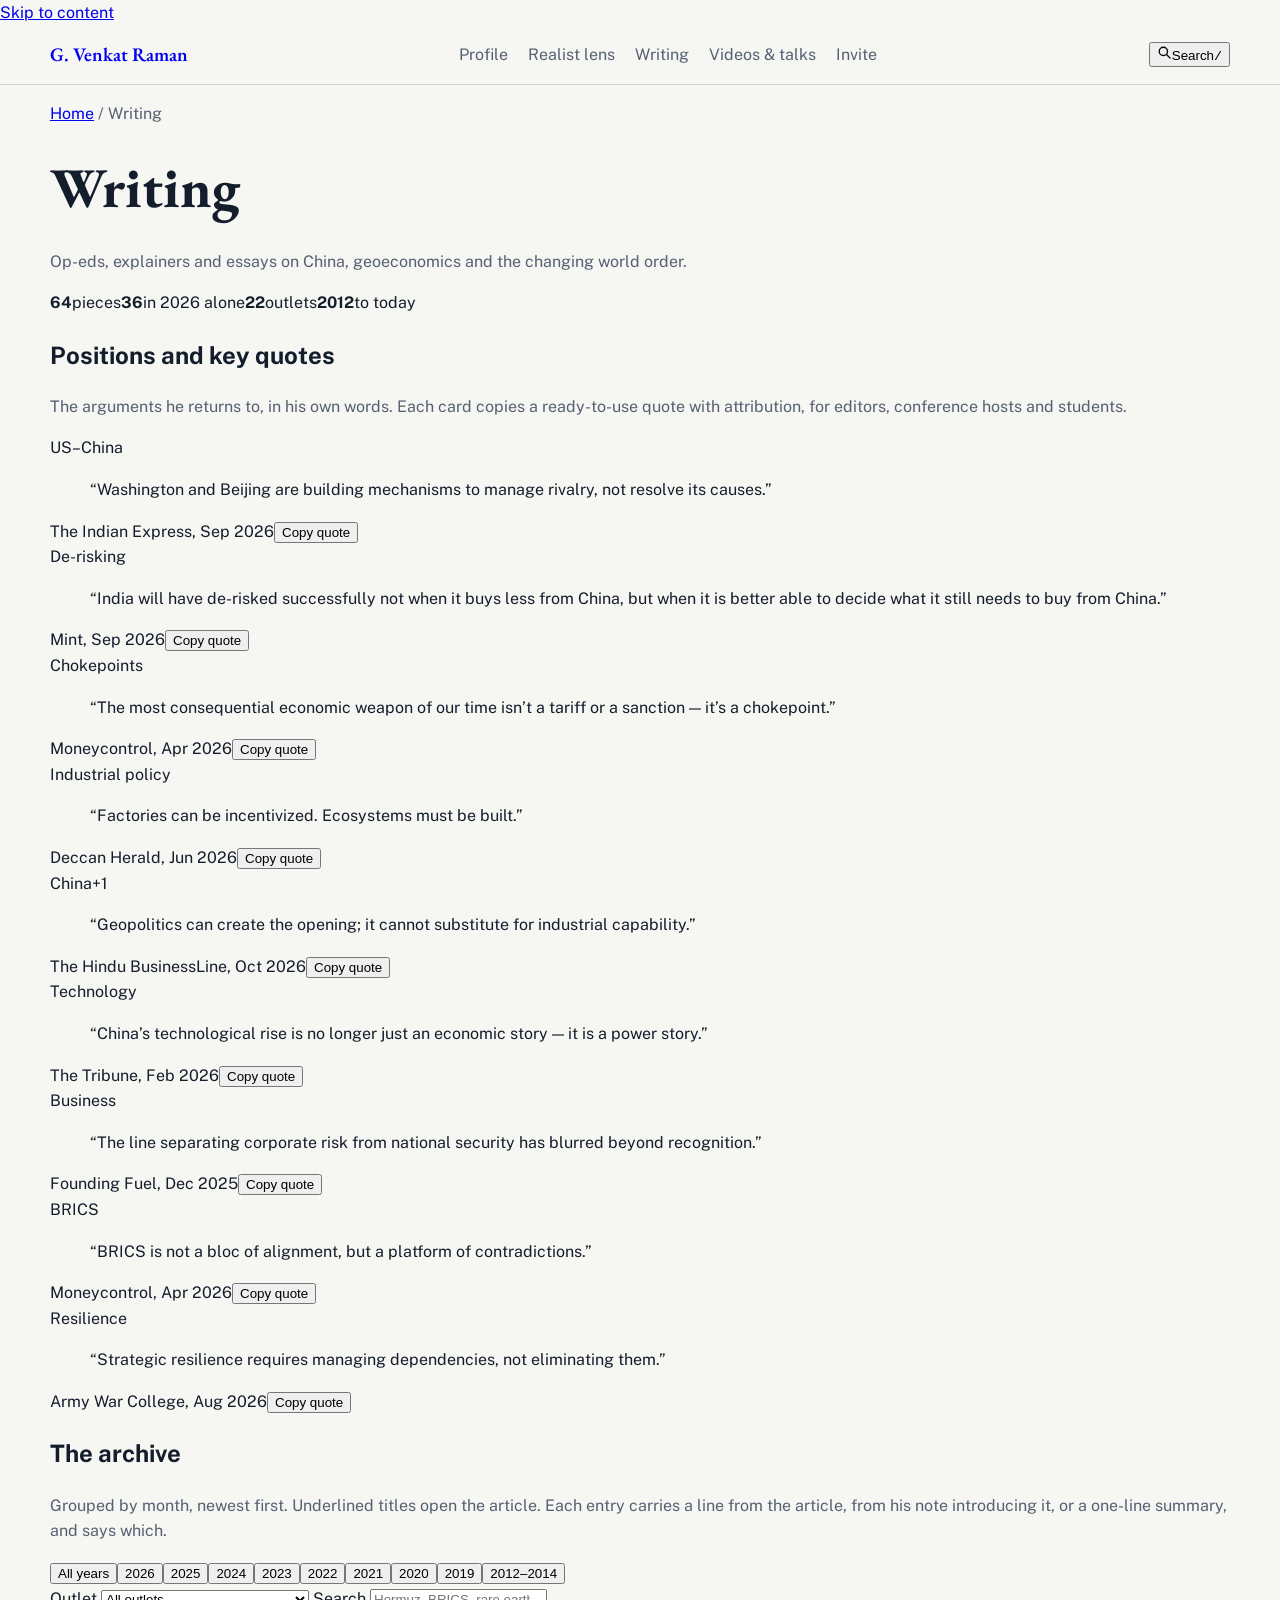
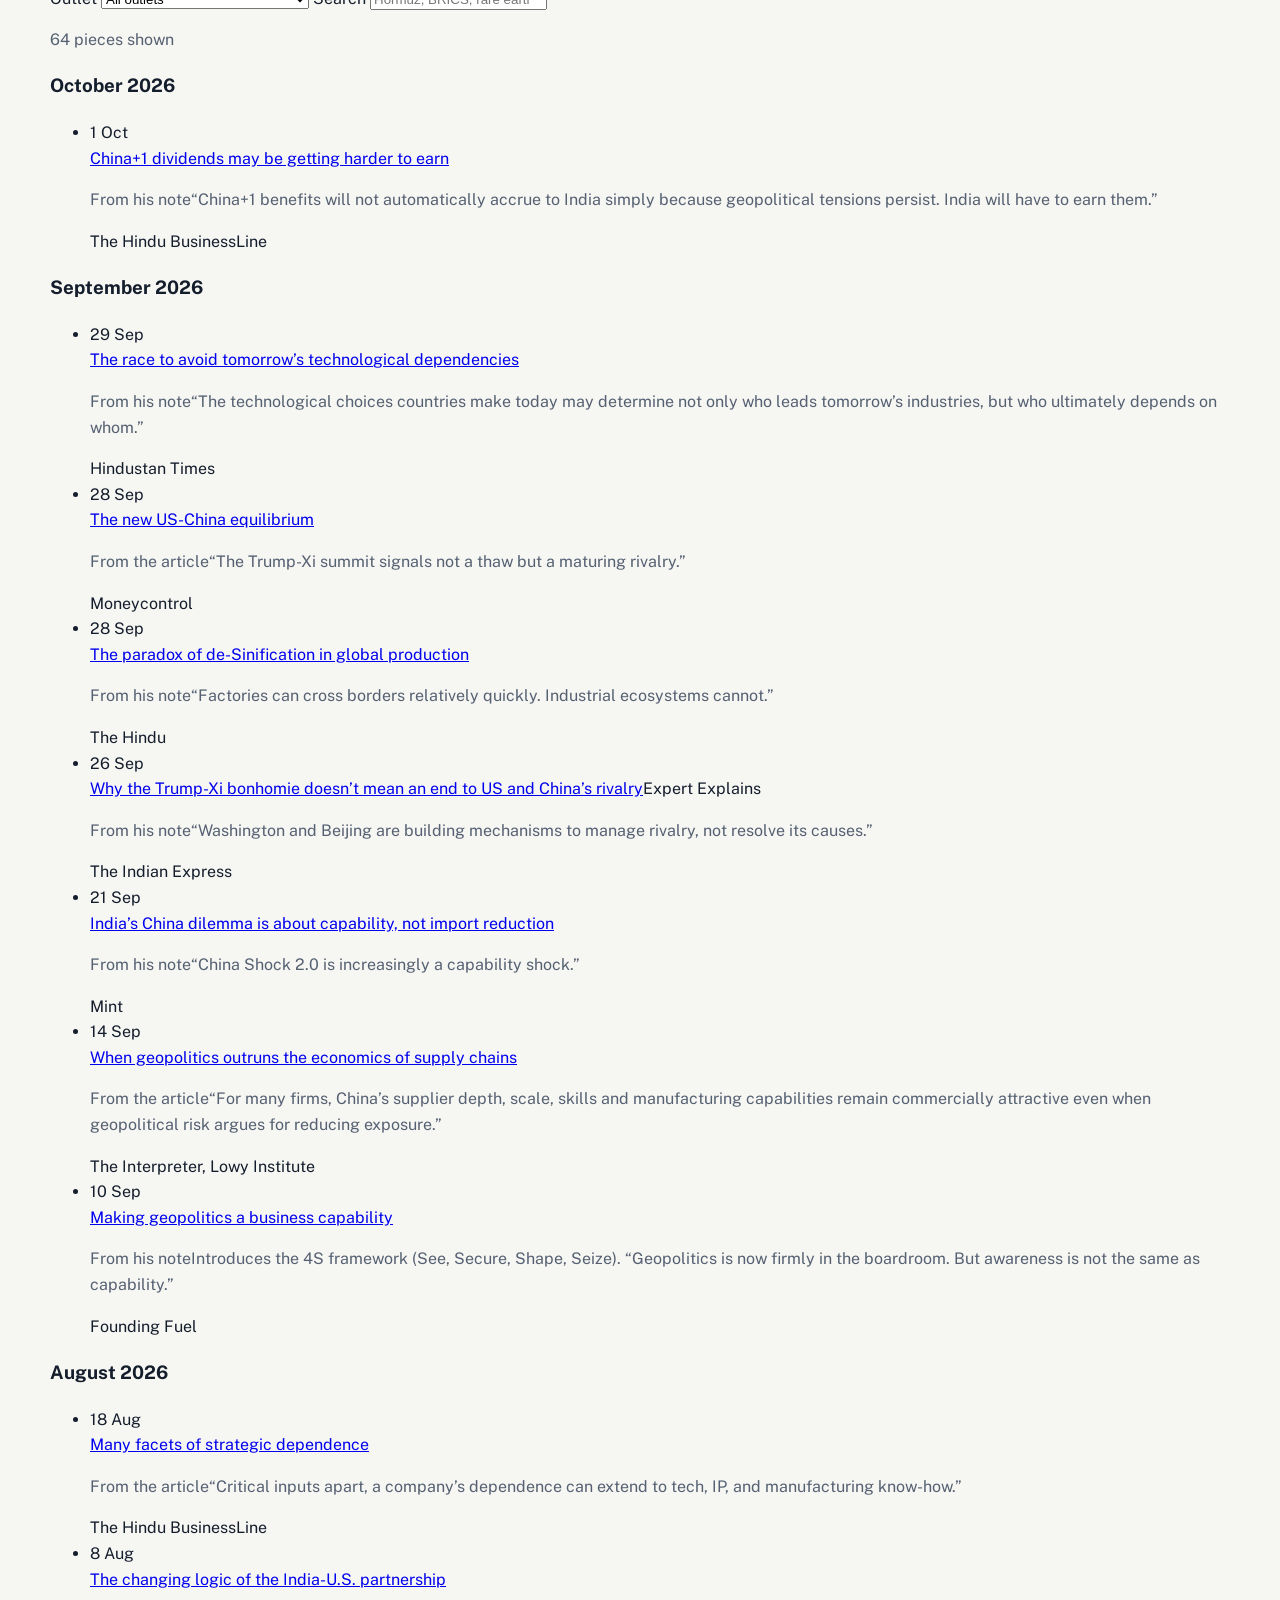
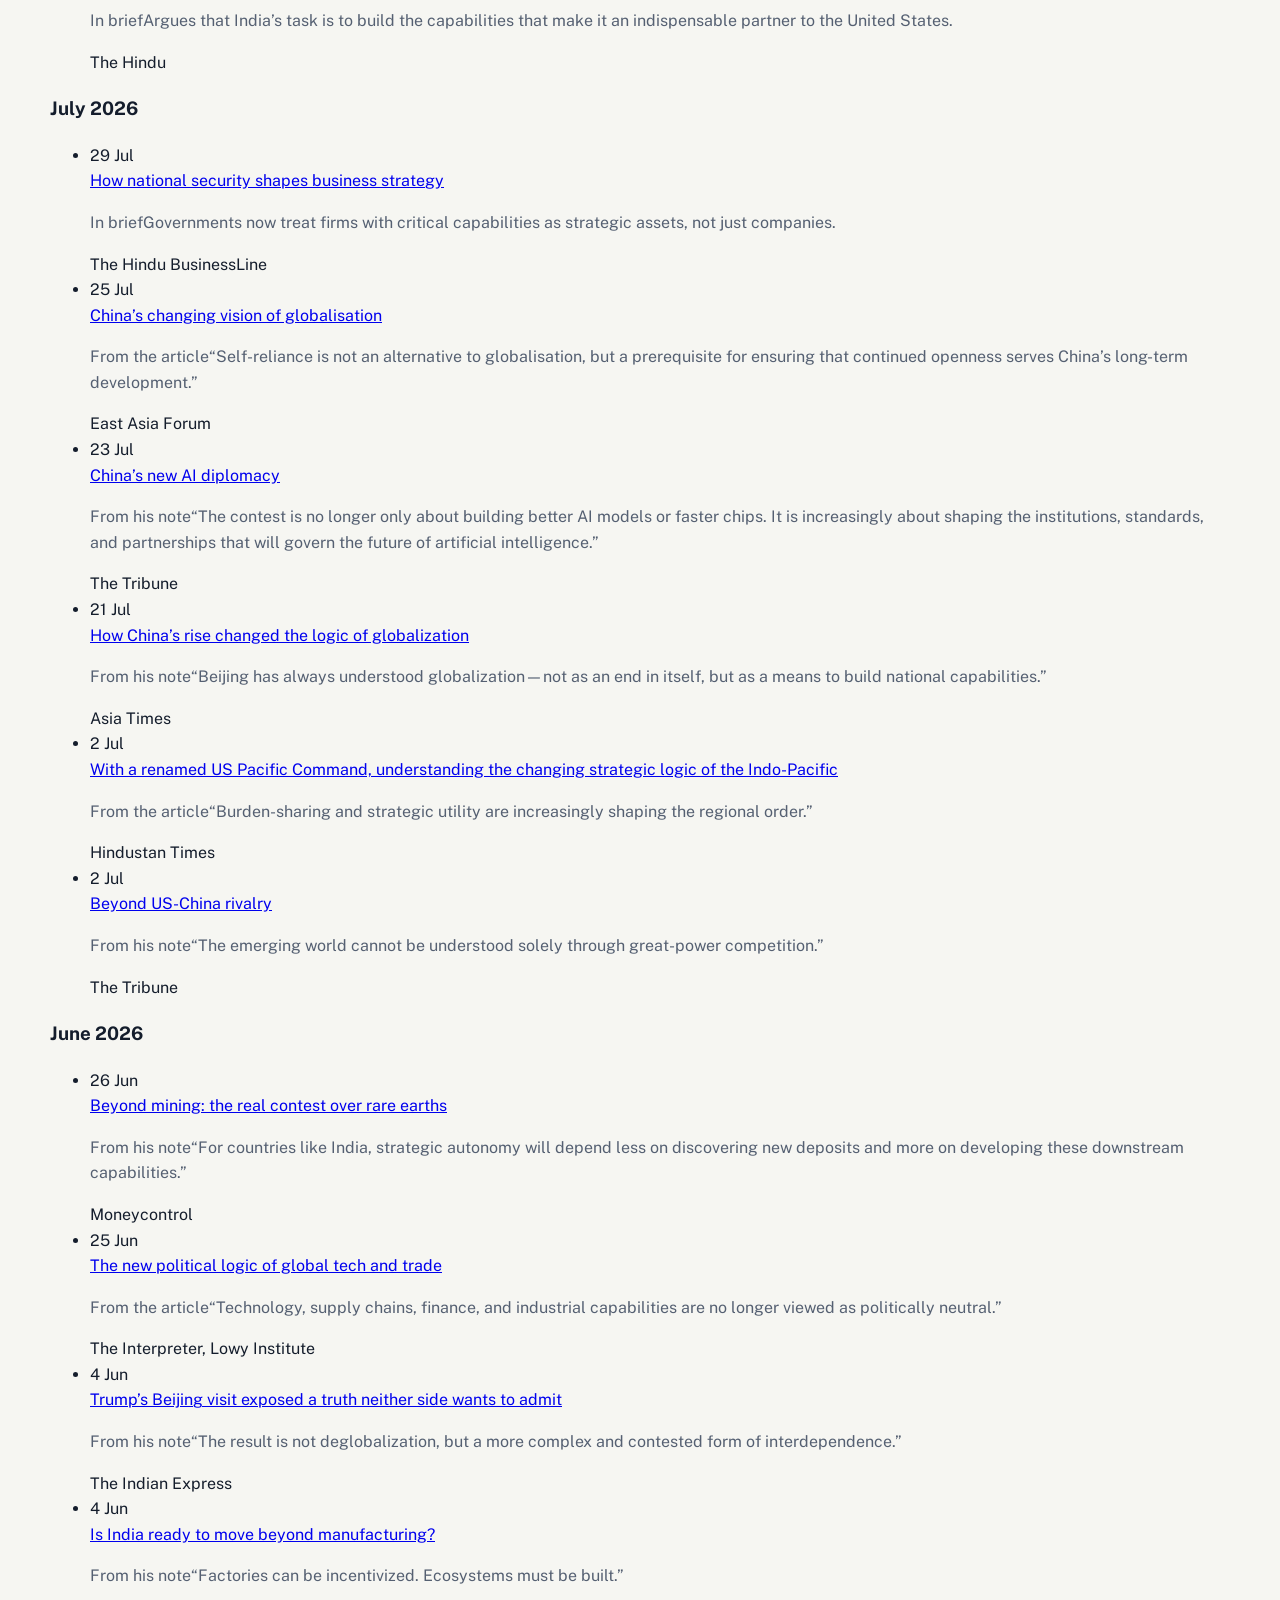
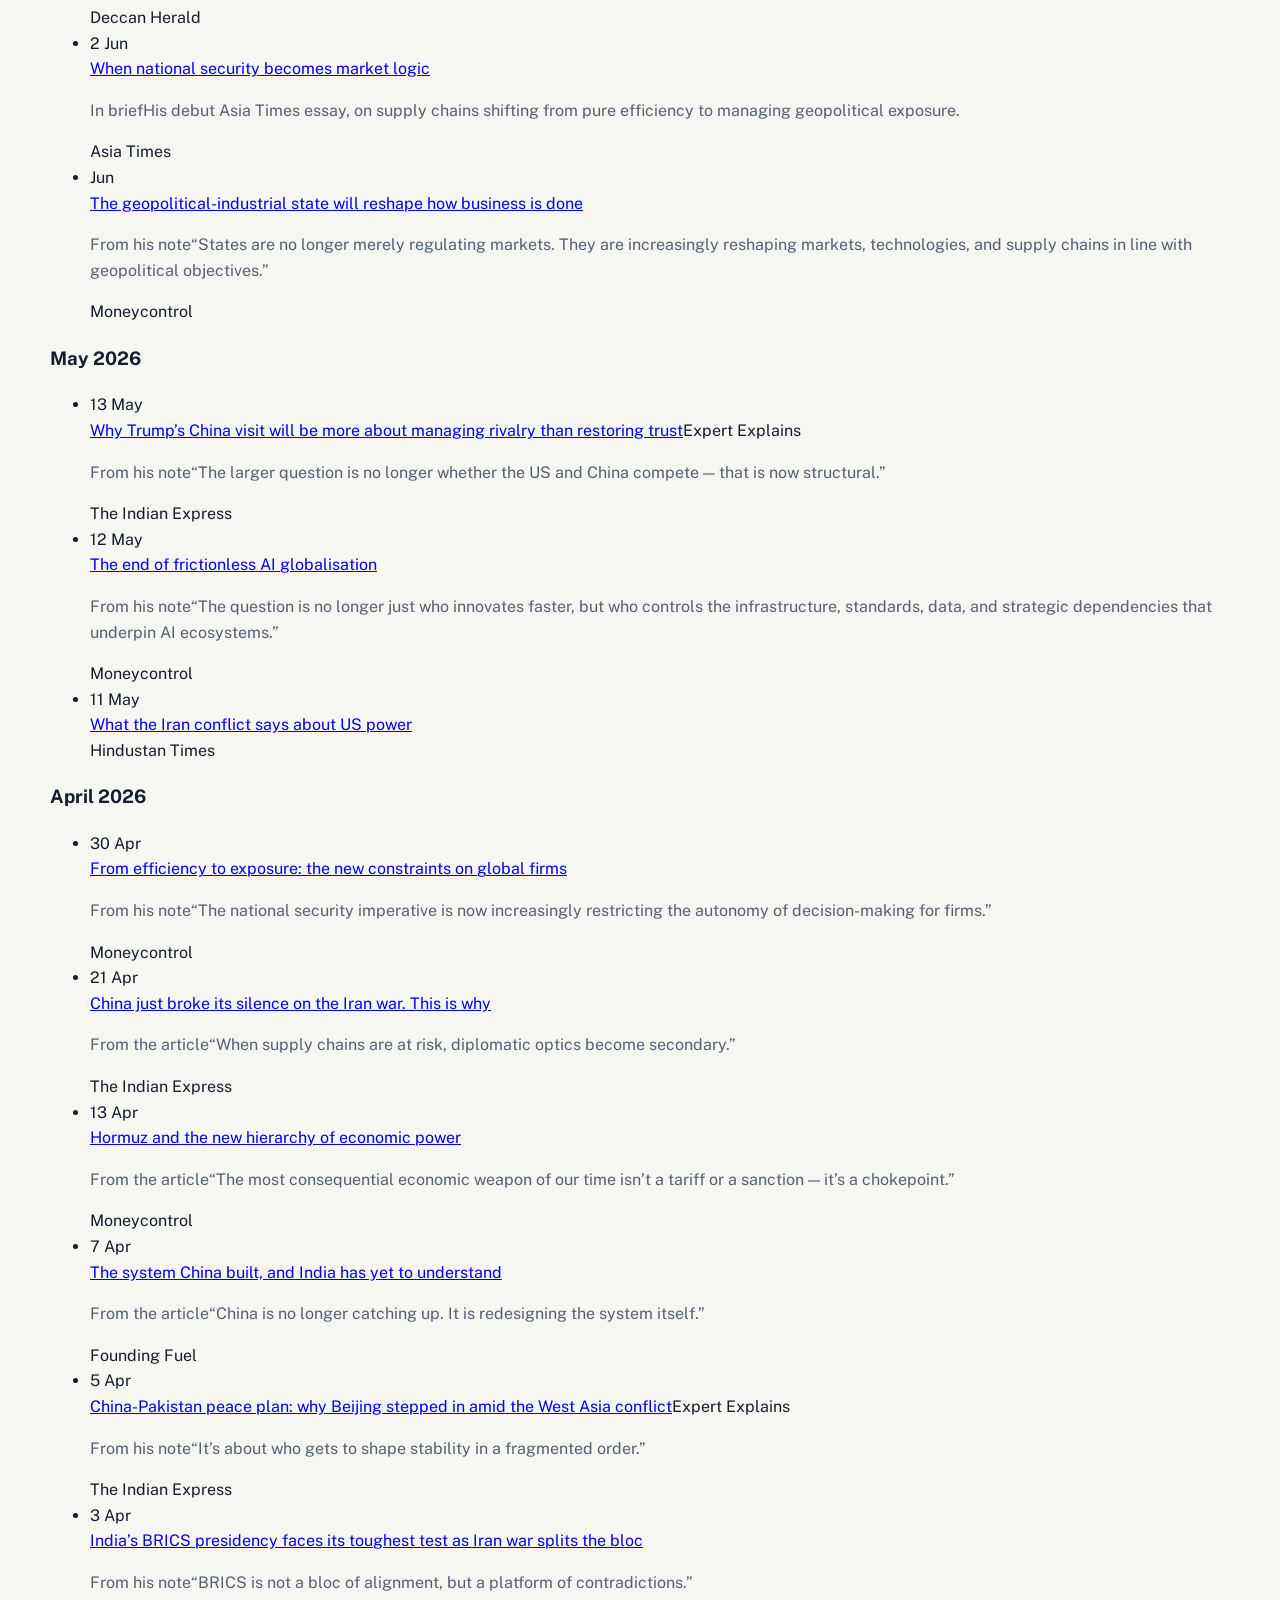
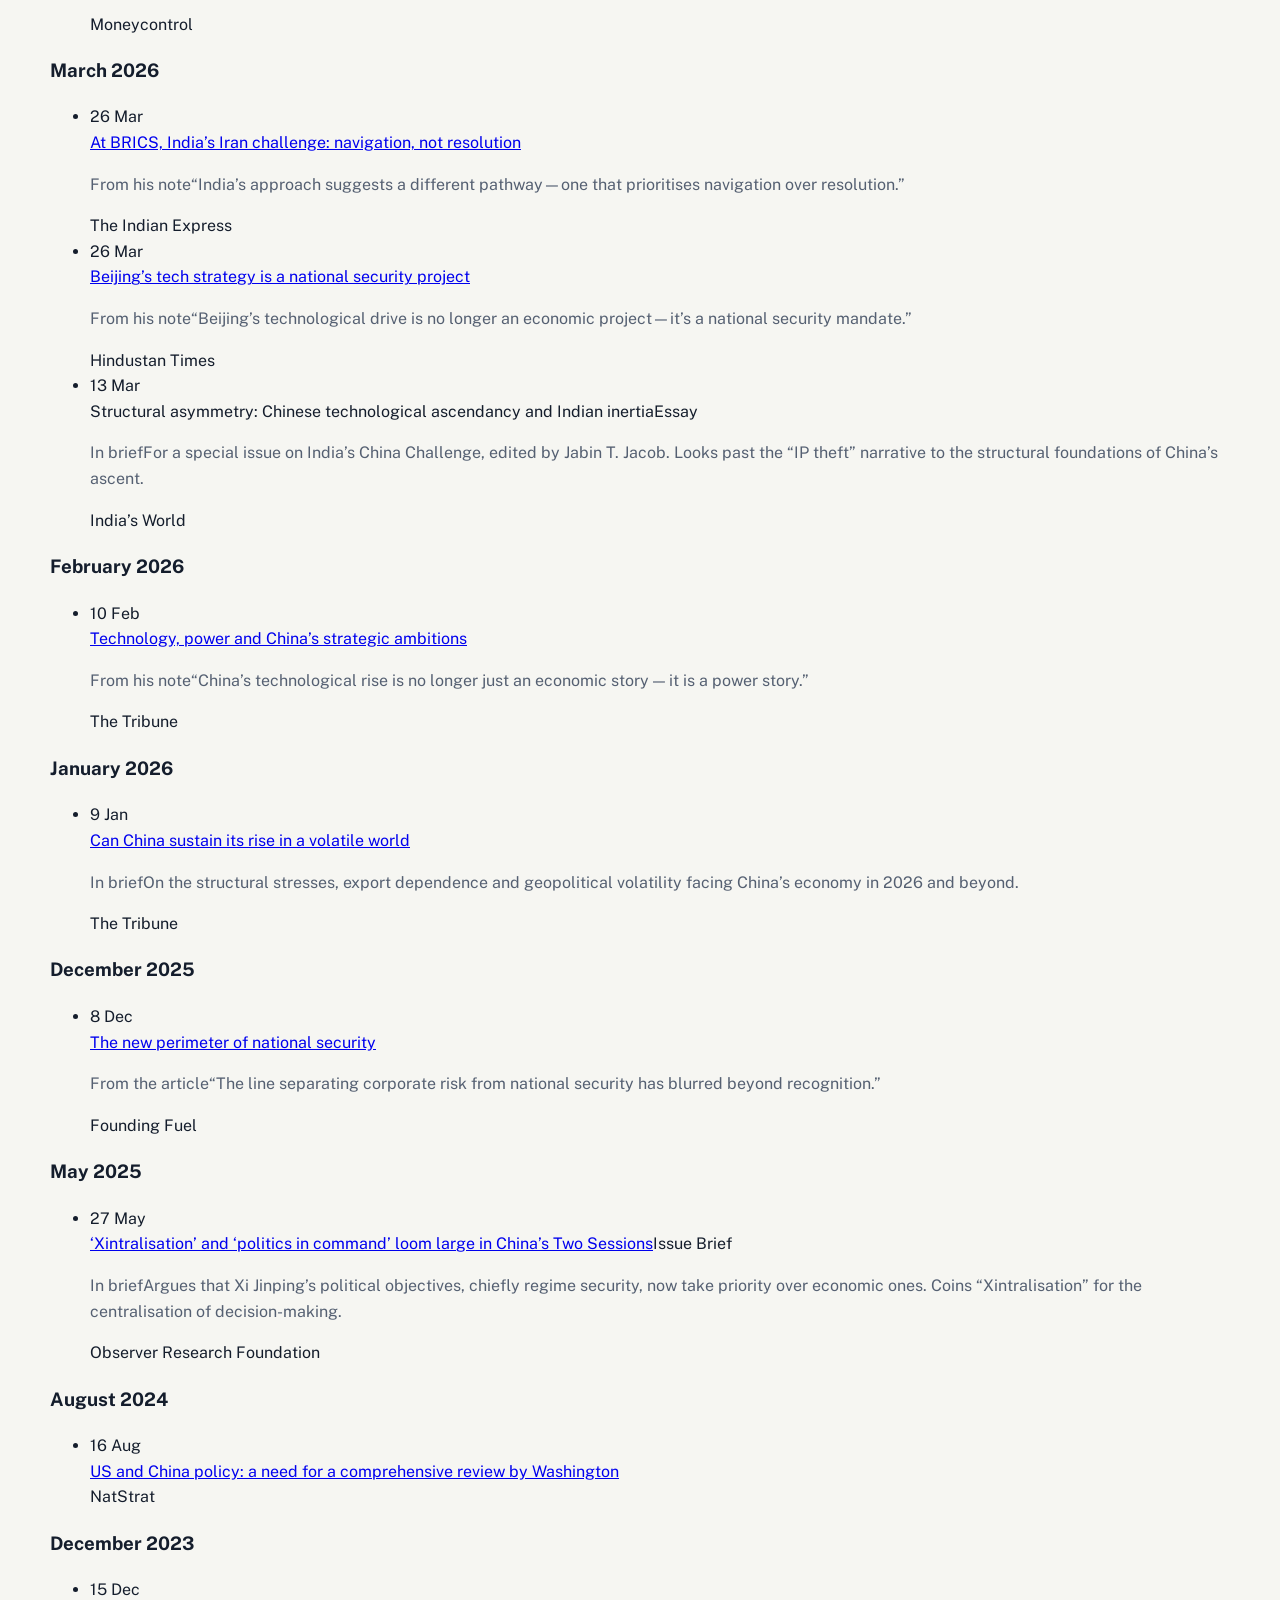
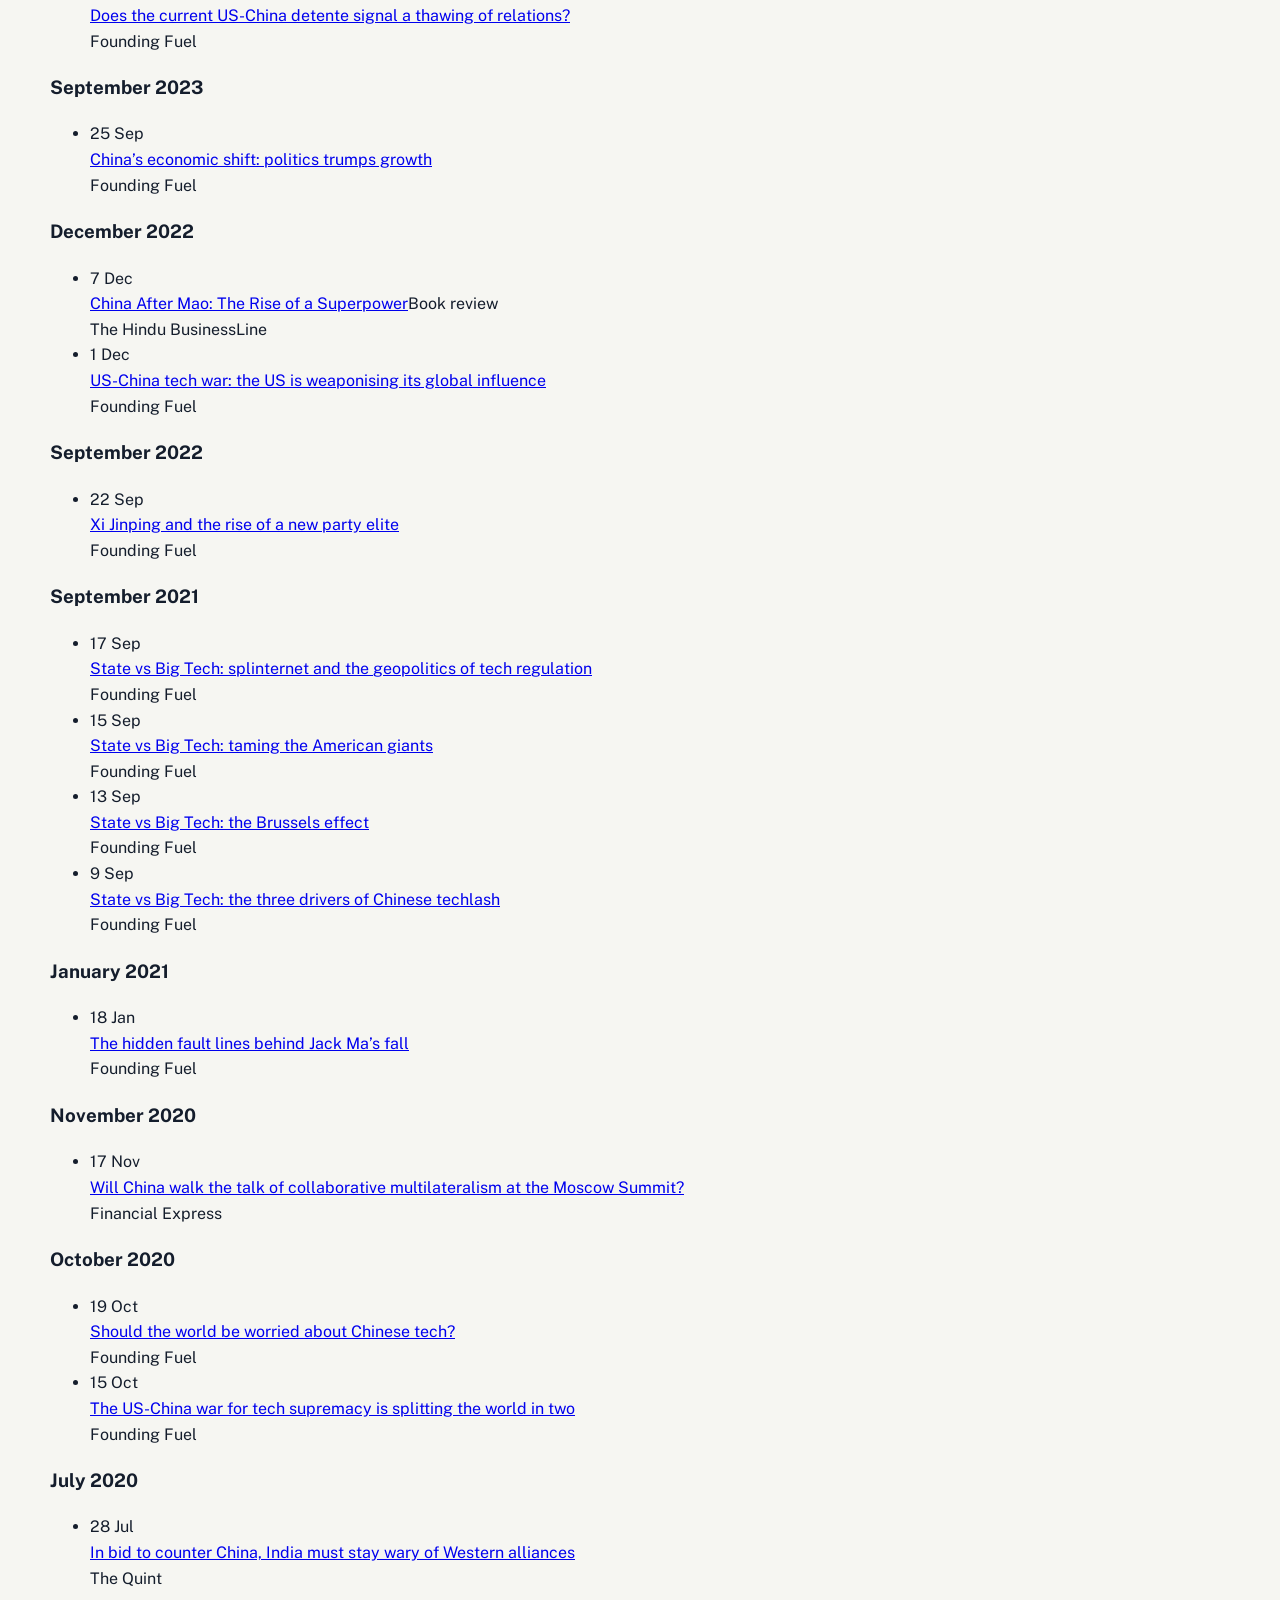
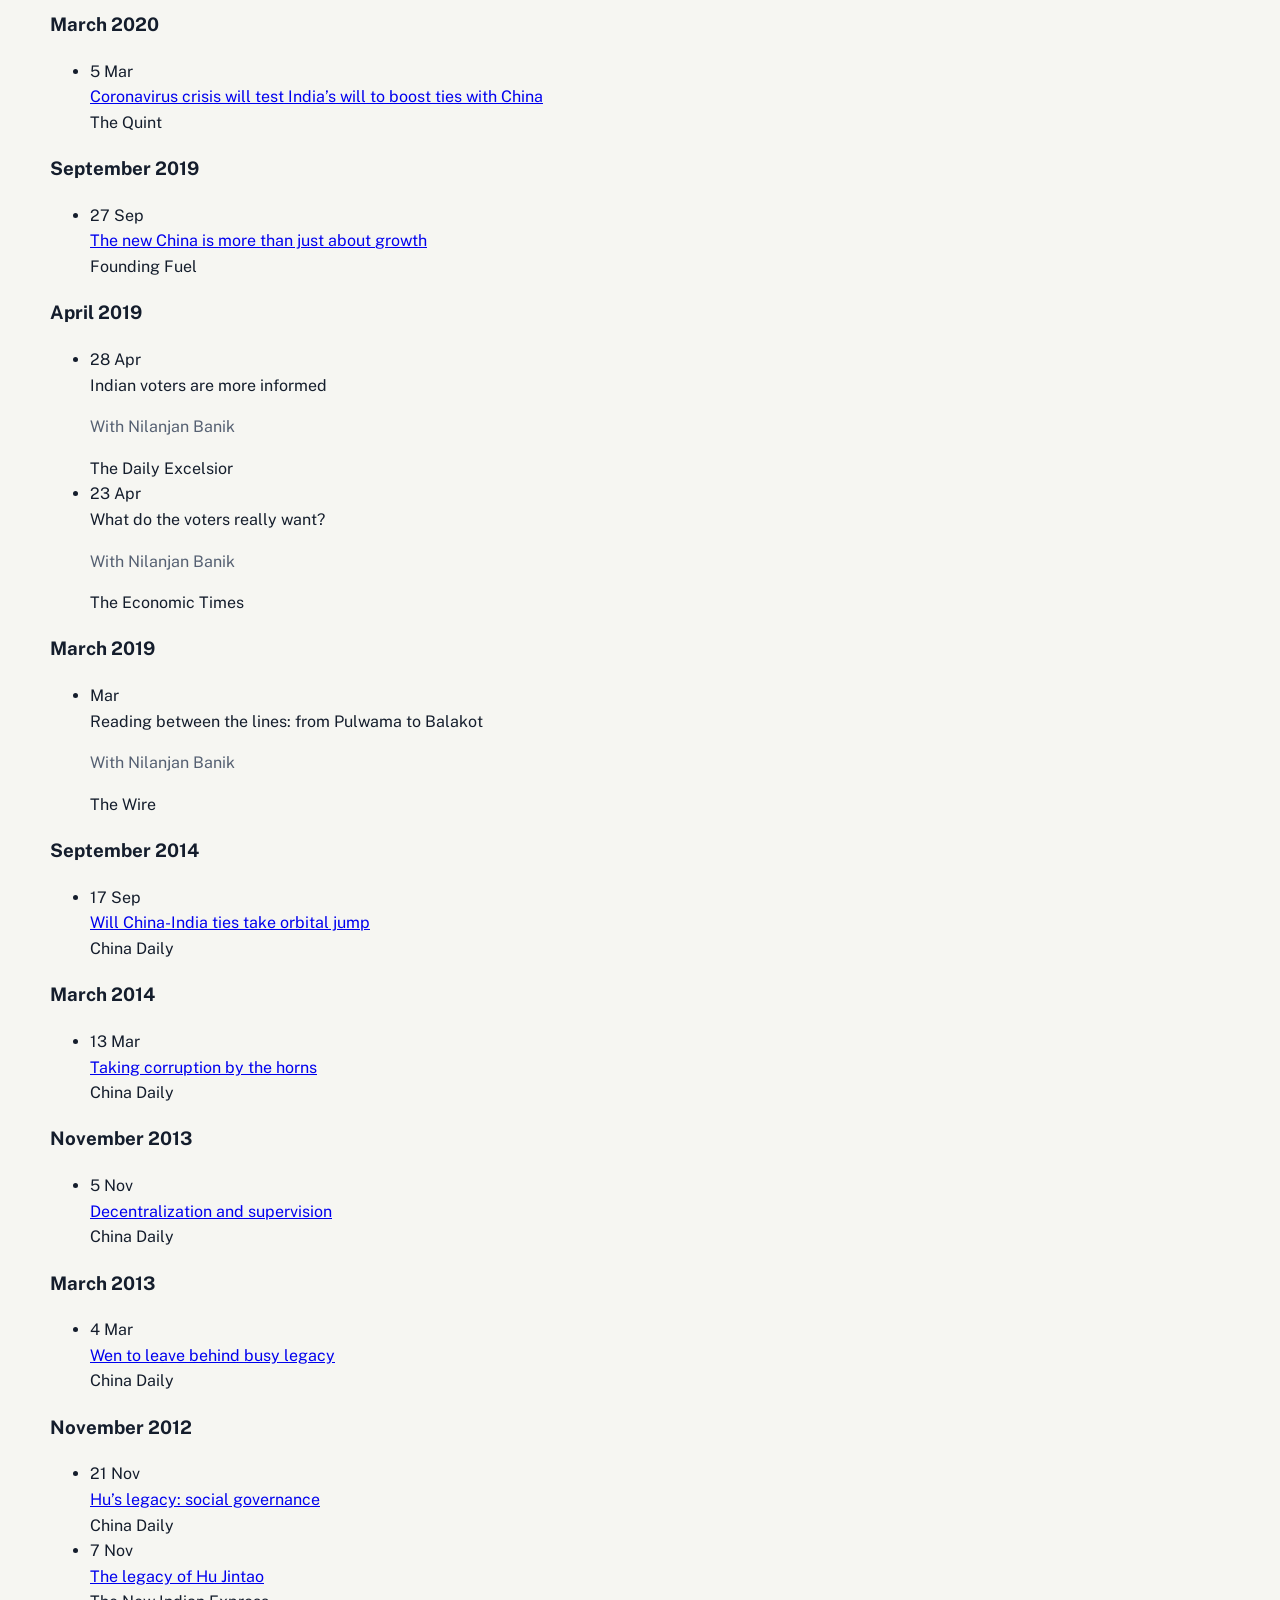
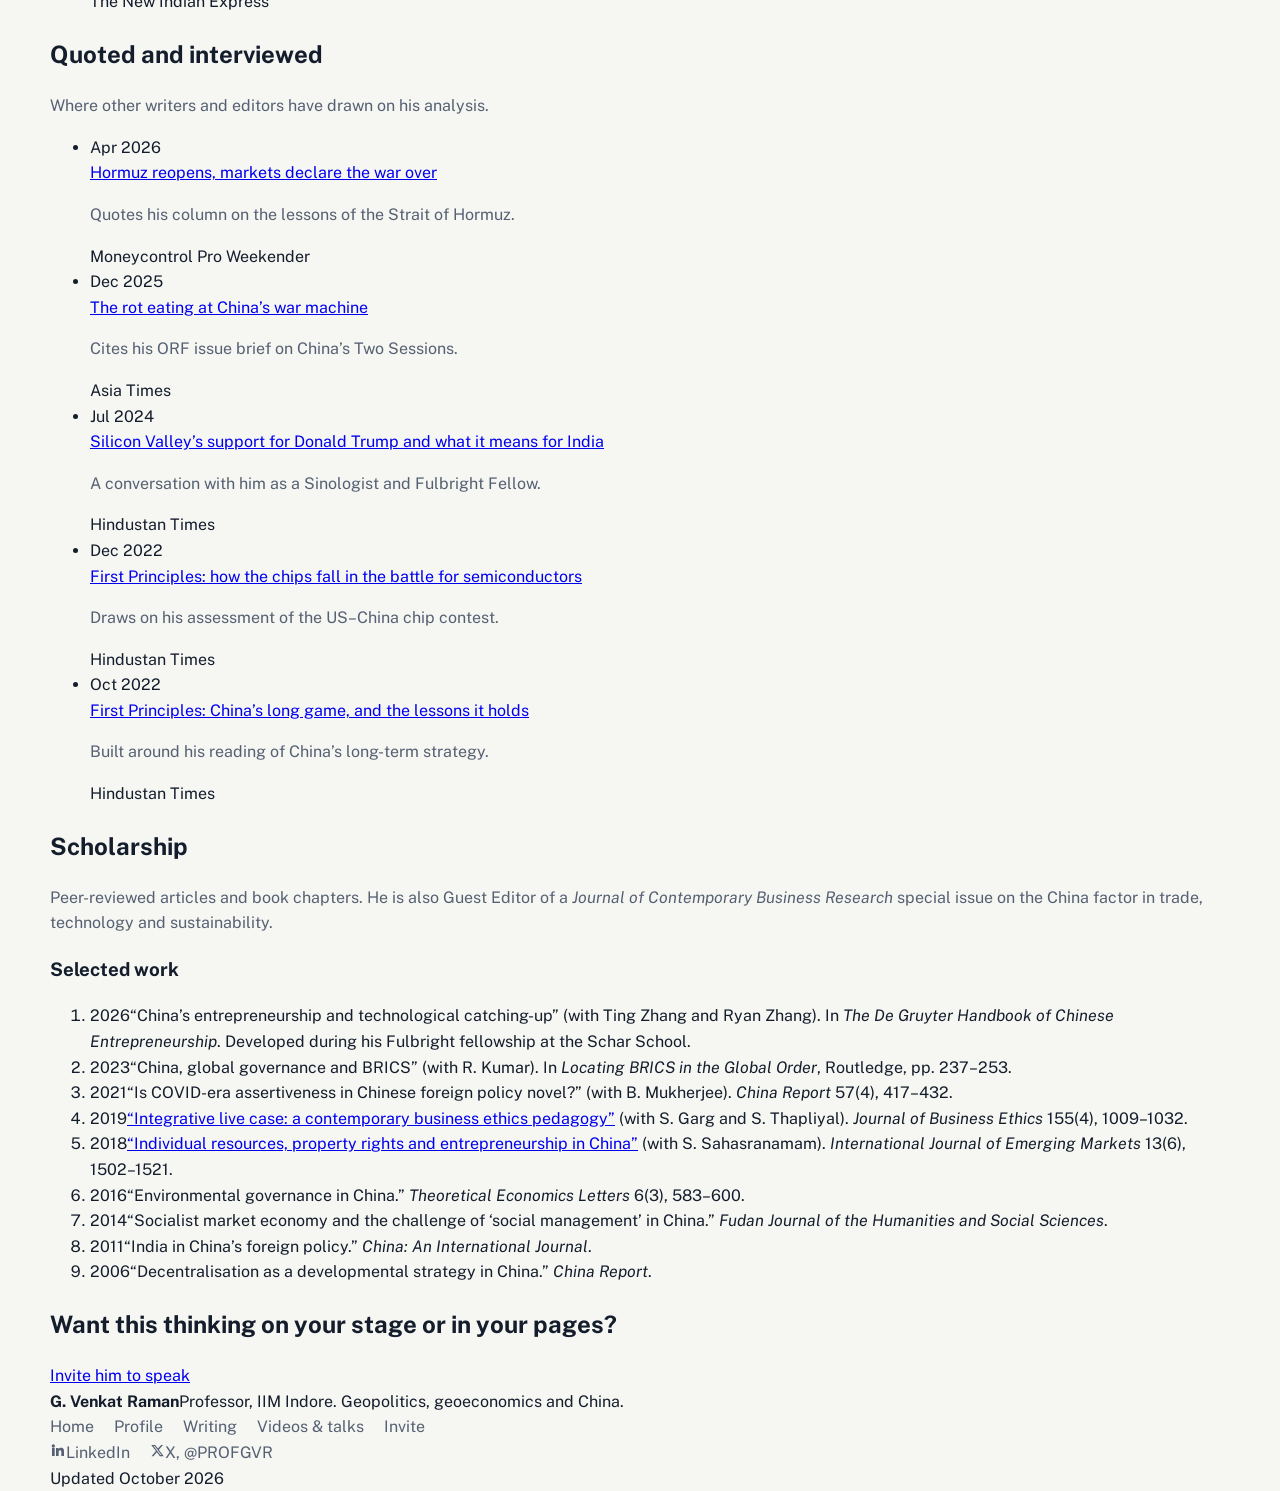
<file: writing.html>
<!doctype html>
<html lang="en">
<head>
<meta charset="utf-8">
<meta name="viewport" content="width=device-width, initial-scale=1, viewport-fit=cover">
<meta name="description" content="Op-eds, explainers and essays by Professor G. Venkat Raman on China, geoeconomics and the changing world order, with key quotes.">
<meta name="author" content="G. Venkat Raman">
<meta property="og:type" content="website">
<meta property="og:title" content="Writing | Professor G. Venkat Raman">
<meta property="og:description" content="Op-eds, explainers and essays by Professor G. Venkat Raman on China, geoeconomics and the changing world order, with key quotes.">
<meta property="og:image" content="photos/portrait-arches.jpg">
<meta name="twitter:card" content="summary_large_image">
<meta name="twitter:site" content="@PROFGVR">
<meta name="theme-color" content="#0D1829">
<link rel="icon" href="data:image/svg+xml,%3Csvg xmlns=%22http://www.w3.org/2000/svg%22 viewBox=%220 0 64 64%22%3E%3Crect width=%2264%22 height=%2264%22 rx=%2212%22 fill=%22%230D1829%22/%3E%3Ctext x=%2232%22 y=%2243%22 font-family=%22Georgia,serif%22 font-size=%2230%22 text-anchor=%22middle%22 fill=%22%23D6B068%22%3EVR%3C/text%3E%3C/svg%3E">
<title>Writing | Professor G. Venkat Raman</title>
<link rel="preconnect" href="https://fonts.googleapis.com">
<link rel="preconnect" href="https://fonts.gstatic.com" crossorigin>
<link rel="stylesheet" href="https://fonts.googleapis.com/css2?family=EB+Garamond:ital,wght@0,400..700;1,400..600&family=Public+Sans:ital,wght@0,300..700;1,400&display=swap">
<link rel="stylesheet" href="assets/site.css">
</head>
<body>
<a class="skip" href="#main">Skip to content</a>
<header class="bar">
  <div class="wrap">
    <a class="mark" href="index.html">G. Venkat Raman</a>
    <nav aria-label="Site">
      <a href="profile.html">Profile</a>
      <a href="index.html#lens">Realist lens</a>
      <a class="keep" href="writing.html" aria-current="page">Writing</a>
      <a class="keep" href="videos.html">Videos & talks</a>
      <a class="keep" href="index.html#contact">Invite</a>
    </nav>
    <button type="button" class="kbtn" id="openSearch" aria-haspopup="dialog" aria-controls="pal"><svg viewBox="0 0 20 20" width="15" height="15" aria-hidden="true"><circle cx="8.5" cy="8.5" r="5.5" fill="none" stroke="currentColor" stroke-width="1.8"/><path d="M13 13l4.5 4.5" stroke="currentColor" stroke-width="1.8" stroke-linecap="round"/></svg><span class="kl">Search</span><kbd>/</kbd></button>
  </div>
  <div class="progress" id="progress" aria-hidden="true"></div>
</header>

<main id="main">
  <section class="page-hero plate">
    <div class="wrap">
      <p class="crumb"><a href="index.html">Home</a> / Writing</p>
      <h1>Writing</h1>
      <p class="sub">Op-eds, explainers and essays on China, geoeconomics and the changing world order.</p>
      <div class="stats"><span><b>64</b>pieces</span><span><b>36</b>in 2026 alone</span><span><b>22</b>outlets</span><span><b>2012</b>to today</span></div>
    </div>
  </section>

  <section class="block" id="positions" aria-labelledby="ph">
    <div class="wrap">
      <div class="head">
        <h2 id="ph">Positions and key quotes</h2>
        <p>The arguments he returns to, in his own words. Each card copies a ready-to-use quote with attribution, for editors, conference hosts and students.</p>
      </div>
      <div class="wall">
        <article><span class="tp">US–China</span><blockquote>“Washington and Beijing are building mechanisms to manage rivalry, not resolve its causes.”</blockquote><footer><span>The Indian Express, Sep 2026</span><button class="cq" type="button" data-q="“Washington and Beijing are building mechanisms to manage rivalry, not resolve its causes.” G. Venkat Raman, The Indian Express, Sep 2026">Copy quote</button></footer></article>
        <article><span class="tp">De-risking</span><blockquote>“India will have de-risked successfully not when it buys less from China, but when it is better able to decide what it still needs to buy from China.”</blockquote><footer><span>Mint, Sep 2026</span><button class="cq" type="button" data-q="“India will have de-risked successfully not when it buys less from China, but when it is better able to decide what it still needs to buy from China.” G. Venkat Raman, Mint, Sep 2026">Copy quote</button></footer></article>
        <article><span class="tp">Chokepoints</span><blockquote>“The most consequential economic weapon of our time isn’t a tariff or a sanction — it’s a chokepoint.”</blockquote><footer><span>Moneycontrol, Apr 2026</span><button class="cq" type="button" data-q="“The most consequential economic weapon of our time isn’t a tariff or a sanction — it’s a chokepoint.” G. Venkat Raman, Moneycontrol, Apr 2026">Copy quote</button></footer></article>
        <article><span class="tp">Industrial policy</span><blockquote>“Factories can be incentivized. Ecosystems must be built.”</blockquote><footer><span>Deccan Herald, Jun 2026</span><button class="cq" type="button" data-q="“Factories can be incentivized. Ecosystems must be built.” G. Venkat Raman, Deccan Herald, Jun 2026">Copy quote</button></footer></article>
        <article><span class="tp">China+1</span><blockquote>“Geopolitics can create the opening; it cannot substitute for industrial capability.”</blockquote><footer><span>The Hindu BusinessLine, Oct 2026</span><button class="cq" type="button" data-q="“Geopolitics can create the opening; it cannot substitute for industrial capability.” G. Venkat Raman, The Hindu BusinessLine, Oct 2026">Copy quote</button></footer></article>
        <article><span class="tp">Technology</span><blockquote>“China’s technological rise is no longer just an economic story — it is a power story.”</blockquote><footer><span>The Tribune, Feb 2026</span><button class="cq" type="button" data-q="“China’s technological rise is no longer just an economic story — it is a power story.” G. Venkat Raman, The Tribune, Feb 2026">Copy quote</button></footer></article>
        <article><span class="tp">Business</span><blockquote>“The line separating corporate risk from national security has blurred beyond recognition.”</blockquote><footer><span>Founding Fuel, Dec 2025</span><button class="cq" type="button" data-q="“The line separating corporate risk from national security has blurred beyond recognition.” G. Venkat Raman, Founding Fuel, Dec 2025">Copy quote</button></footer></article>
        <article><span class="tp">BRICS</span><blockquote>“BRICS is not a bloc of alignment, but a platform of contradictions.”</blockquote><footer><span>Moneycontrol, Apr 2026</span><button class="cq" type="button" data-q="“BRICS is not a bloc of alignment, but a platform of contradictions.” G. Venkat Raman, Moneycontrol, Apr 2026">Copy quote</button></footer></article>
        <article><span class="tp">Resilience</span><blockquote>“Strategic resilience requires managing dependencies, not eliminating them.”</blockquote><footer><span>Army War College, Aug 2026</span><button class="cq" type="button" data-q="“Strategic resilience requires managing dependencies, not eliminating them.” G. Venkat Raman, Army War College, Aug 2026">Copy quote</button></footer></article>
      </div>
      <p class="count" id="copyMsg" aria-live="polite" style="margin-top:14px"></p>
    </div>
  </section>

  <section class="block alt" id="archive-sec" aria-labelledby="wh">
    <div class="wrap">
      <div class="head">
        <h2 id="wh">The archive</h2>
        <p>Grouped by month, newest first. Underlined titles open the article. Each entry carries a line from the article, from his note introducing it, or a one-line summary, and says which.</p>
      </div>
      <div class="filters">
        <div class="years" role="group" aria-label="Filter by year" id="yearChips">
          <button type="button" class="chip" aria-pressed="true" data-y="all">All years</button><button type="button" class="chip" data-y="2026">2026</button><button type="button" class="chip" data-y="2025">2025</button><button type="button" class="chip" data-y="2024">2024</button><button type="button" class="chip" data-y="2023">2023</button><button type="button" class="chip" data-y="2022">2022</button><button type="button" class="chip" data-y="2021">2021</button><button type="button" class="chip" data-y="2020">2020</button><button type="button" class="chip" data-y="2019">2019</button><button type="button" class="chip" data-y="early">2012–2014</button>
        </div>
        <label class="sel" for="outletSel">Outlet
          <select id="outletSel"><option value="all">All outlets</option><option value="Asia Times">Asia Times</option><option value="China Daily">China Daily</option><option value="Deccan Herald">Deccan Herald</option><option value="East Asia Forum">East Asia Forum</option><option value="Financial Express">Financial Express</option><option value="Founding Fuel">Founding Fuel</option><option value="Hindustan Times">Hindustan Times</option><option value="India’s World">India’s World</option><option value="Mint">Mint</option><option value="Moneycontrol">Moneycontrol</option><option value="NatStrat">NatStrat</option><option value="Observer Research Foundation">Observer Research Foundation</option><option value="The Daily Excelsior">The Daily Excelsior</option><option value="The Economic Times">The Economic Times</option><option value="The Hindu">The Hindu</option><option value="The Hindu BusinessLine">The Hindu BusinessLine</option><option value="The Indian Express">The Indian Express</option><option value="The Interpreter, Lowy Institute">The Interpreter, Lowy Institute</option><option value="The New Indian Express">The New Indian Express</option><option value="The Quint">The Quint</option><option value="The Tribune">The Tribune</option><option value="The Wire">The Wire</option></select>
        </label>
        <label class="search" for="q">Search <input id="q" type="search" placeholder="Hormuz, BRICS, rare earths…" autocomplete="off"></label>
      </div>
      <p class="count" id="archCount" aria-live="polite"></p>
      <div class="archive" id="archive">
        <section class="month" data-y="2026"><h3>October 2026</h3><ul class="pieces">
          <li data-o="The Hindu BusinessLine" data-s="china+1 dividends may be getting harder to earn the hindu businessline “china+1 benefits will not automatically accrue to india simply because geopolitical tensions persist. india will have to earn them.”"><span class="d">1 Oct</span><div class="m"><a class="t" href="https://www.thehindubusinessline.com/opinion/china1-dividends-may-be-getting-harder-to-earn/article71529662.ece" target="_blank" rel="noopener">China+1 dividends may be getting harder to earn</a><p class="ex"><span>From his note</span>“China+1 benefits will not automatically accrue to India simply because geopolitical tensions persist. India will have to earn them.”</p></div><span class="o">The Hindu BusinessLine</span></li>
        </ul></section>
        <section class="month" data-y="2026"><h3>September 2026</h3><ul class="pieces">
          <li data-o="Hindustan Times" data-s="the race to avoid tomorrow’s technological dependencies hindustan times “the technological choices countries make today may determine not only who leads tomorrow’s industries, but who ultimately depends on whom.”"><span class="d">29 Sep</span><div class="m"><a class="t" href="https://www.hindustantimes.com/opinion/the-race-to-avoid-tomorrow-s-technological-dependencies-101790622430568.html" target="_blank" rel="noopener">The race to avoid tomorrow’s technological dependencies</a><p class="ex"><span>From his note</span>“The technological choices countries make today may determine not only who leads tomorrow’s industries, but who ultimately depends on whom.”</p></div><span class="o">Hindustan Times</span></li>
          <li data-o="Moneycontrol" data-s="the new us-china equilibrium moneycontrol “the trump-xi summit signals not a thaw but a maturing rivalry.”"><span class="d">28 Sep</span><div class="m"><a class="t" href="https://www.moneycontrol.com/news/opinion/the-new-us-china-equilibrium-14039643.html" target="_blank" rel="noopener">The new US-China equilibrium</a><p class="ex"><span>From the article</span>“The Trump-Xi summit signals not a thaw but a maturing rivalry.”</p></div><span class="o">Moneycontrol</span></li>
          <li data-o="The Hindu" data-s="the paradox of de-sinification in global production the hindu “factories can cross borders relatively quickly. industrial ecosystems cannot.”"><span class="d">28 Sep</span><div class="m"><a class="t" href="https://www.thehindu.com/opinion/op-ed/the-paradox-of-de-sinification-in-global-production/article71516802.ece" target="_blank" rel="noopener">The paradox of de-Sinification in global production</a><p class="ex"><span>From his note</span>“Factories can cross borders relatively quickly. Industrial ecosystems cannot.”</p></div><span class="o">The Hindu</span></li>
          <li data-o="The Indian Express" data-s="why the trump-xi bonhomie doesn’t mean an end to us and china’s rivalry the indian express “washington and beijing are building mechanisms to manage rivalry, not resolve its causes.”"><span class="d">26 Sep</span><div class="m"><a class="t" href="https://indianexpress.com/article/explained/explained-global/trump-xi-summit-us-china-rivalry-ai-trade-truce-tariffs-taiwan-10895155/" target="_blank" rel="noopener">Why the Trump-Xi bonhomie doesn’t mean an end to US and China’s rivalry</a><span class="tag">Expert Explains</span><p class="ex"><span>From his note</span>“Washington and Beijing are building mechanisms to manage rivalry, not resolve its causes.”</p></div><span class="o">The Indian Express</span></li>
          <li data-o="Mint" data-s="india’s china dilemma is about capability, not import reduction mint “china shock 2.0 is increasingly a capability shock.”"><span class="d">21 Sep</span><div class="m"><a class="t" href="https://www.livemint.com/opinion/indias-china-dilemma-is-about-capability-not-import-reduction-11789980758289.html" target="_blank" rel="noopener">India’s China dilemma is about capability, not import reduction</a><p class="ex"><span>From his note</span>“China Shock 2.0 is increasingly a capability shock.”</p></div><span class="o">Mint</span></li>
          <li data-o="The Interpreter, Lowy Institute" data-s="when geopolitics outruns the economics of supply chains the interpreter, lowy institute “for many firms, china’s supplier depth, scale, skills and manufacturing capabilities remain commercially attractive even when geopolitical risk argues for reducing exposure.”"><span class="d">14 Sep</span><div class="m"><a class="t" href="https://www.lowyinstitute.org/the-interpreter/when-geopolitics-outruns-the-economics-of-supply-chains" target="_blank" rel="noopener">When geopolitics outruns the economics of supply chains</a><p class="ex"><span>From the article</span>“For many firms, China’s supplier depth, scale, skills and manufacturing capabilities remain commercially attractive even when geopolitical risk argues for reducing exposure.”</p></div><span class="o">The Interpreter, Lowy Institute</span></li>
          <li data-o="Founding Fuel" data-s="making geopolitics a business capability founding fuel introduces the 4s framework (see, secure, shape, seize). “geopolitics is now firmly in the boardroom. but awareness is not the same as capability.”"><span class="d">10 Sep</span><div class="m"><a class="t" href="https://foundingfuel.com/article/making-geopolitics-a-business-capability/" target="_blank" rel="noopener">Making geopolitics a business capability</a><p class="ex"><span>From his note</span>Introduces the 4S framework (See, Secure, Shape, Seize). “Geopolitics is now firmly in the boardroom. But awareness is not the same as capability.”</p></div><span class="o">Founding Fuel</span></li>
        </ul></section>
        <section class="month" data-y="2026"><h3>August 2026</h3><ul class="pieces">
          <li data-o="The Hindu BusinessLine" data-s="many facets of strategic dependence the hindu businessline “critical inputs apart, a company’s dependence can extend to tech, ip, and manufacturing know-how.”"><span class="d">18 Aug</span><div class="m"><a class="t" href="https://www.thehindubusinessline.com/opinion/many-facets-of-strategic-dependence/article71357179.ece" target="_blank" rel="noopener">Many facets of strategic dependence</a><p class="ex"><span>From the article</span>“Critical inputs apart, a company’s dependence can extend to tech, IP, and manufacturing know-how.”</p></div><span class="o">The Hindu BusinessLine</span></li>
          <li data-o="The Hindu" data-s="the changing logic of the india-u.s. partnership the hindu argues that india’s task is to build the capabilities that make it an indispensable partner to the united states."><span class="d">8 Aug</span><div class="m"><a class="t" href="https://www.thehindu.com/opinion/op-ed/the-changing-logic-of-the-india-us-partnership/article71318903.ece" target="_blank" rel="noopener">The changing logic of the India-U.S. partnership</a><p class="ex"><span>In brief</span>Argues that India’s task is to build the capabilities that make it an indispensable partner to the United States.</p></div><span class="o">The Hindu</span></li>
        </ul></section>
        <section class="month" data-y="2026"><h3>July 2026</h3><ul class="pieces">
          <li data-o="The Hindu BusinessLine" data-s="how national security shapes business strategy the hindu businessline governments now treat firms with critical capabilities as strategic assets, not just companies."><span class="d">29 Jul</span><div class="m"><a class="t" href="https://www.thehindubusinessline.com/opinion/how-national-security-shapes-business-strategy/article71278068.ece" target="_blank" rel="noopener">How national security shapes business strategy</a><p class="ex"><span>In brief</span>Governments now treat firms with critical capabilities as strategic assets, not just companies.</p></div><span class="o">The Hindu BusinessLine</span></li>
          <li data-o="East Asia Forum" data-s="china’s changing vision of globalisation east asia forum “self-reliance is not an alternative to globalisation, but a prerequisite for ensuring that continued openness serves china’s long-term development.”"><span class="d">25 Jul</span><div class="m"><a class="t" href="https://eastasiaforum.org/2026/07/25/chinas-changing-vision-of-globalisation/" target="_blank" rel="noopener">China’s changing vision of globalisation</a><p class="ex"><span>From the article</span>“Self-reliance is not an alternative to globalisation, but a prerequisite for ensuring that continued openness serves China’s long-term development.”</p></div><span class="o">East Asia Forum</span></li>
          <li data-o="The Tribune" data-s="china’s new ai diplomacy the tribune “the contest is no longer only about building better ai models or faster chips. it is increasingly about shaping the institutions, standards, and partnerships that will govern the future of artificial intelligence.”"><span class="d">23 Jul</span><div class="m"><a class="t" href="https://www.tribuneindia.com/news/comment/chinas-new-ai-diplomacy/" target="_blank" rel="noopener">China’s new AI diplomacy</a><p class="ex"><span>From his note</span>“The contest is no longer only about building better AI models or faster chips. It is increasingly about shaping the institutions, standards, and partnerships that will govern the future of artificial intelligence.”</p></div><span class="o">The Tribune</span></li>
          <li data-o="Asia Times" data-s="how china’s rise changed the logic of globalization asia times “beijing has always understood globalization—not as an end in itself, but as a means to build national capabilities.”"><span class="d">21 Jul</span><div class="m"><a class="t" href="https://asiatimes.com/2026/07/how-chinas-rise-changed-the-logic-of-globalization/" target="_blank" rel="noopener">How China’s rise changed the logic of globalization</a><p class="ex"><span>From his note</span>“Beijing has always understood globalization—not as an end in itself, but as a means to build national capabilities.”</p></div><span class="o">Asia Times</span></li>
          <li data-o="Hindustan Times" data-s="with a renamed us pacific command, understanding the changing strategic logic of the indo-pacific hindustan times “burden-sharing and strategic utility are increasingly shaping the regional order.”"><span class="d">2 Jul</span><div class="m"><a class="t" href="https://www.hindustantimes.com/opinion/with-a-renamed-us-pacific-command-understanding-the-changing-strategic-logic-of-the-indo-pacific-101782921875743.html" target="_blank" rel="noopener">With a renamed US Pacific Command, understanding the changing strategic logic of the Indo-Pacific</a><p class="ex"><span>From the article</span>“Burden-sharing and strategic utility are increasingly shaping the regional order.”</p></div><span class="o">Hindustan Times</span></li>
          <li data-o="The Tribune" data-s="beyond us-china rivalry the tribune “the emerging world cannot be understood solely through great-power competition.”"><span class="d">2 Jul</span><div class="m"><a class="t" href="https://www.tribuneindia.com/news/comment/beyond-us-china-rivalry/" target="_blank" rel="noopener">Beyond US-China rivalry</a><p class="ex"><span>From his note</span>“The emerging world cannot be understood solely through great-power competition.”</p></div><span class="o">The Tribune</span></li>
        </ul></section>
        <section class="month" data-y="2026"><h3>June 2026</h3><ul class="pieces">
          <li data-o="Moneycontrol" data-s="beyond mining: the real contest over rare earths moneycontrol “for countries like india, strategic autonomy will depend less on discovering new deposits and more on developing these downstream capabilities.”"><span class="d">26 Jun</span><div class="m"><a class="t" href="https://www.moneycontrol.com/news/opinion/beyond-mining-the-real-contest-over-rare-earths-13958626.html" target="_blank" rel="noopener">Beyond mining: the real contest over rare earths</a><p class="ex"><span>From his note</span>“For countries like India, strategic autonomy will depend less on discovering new deposits and more on developing these downstream capabilities.”</p></div><span class="o">Moneycontrol</span></li>
          <li data-o="The Interpreter, Lowy Institute" data-s="the new political logic of global tech and trade the interpreter, lowy institute “technology, supply chains, finance, and industrial capabilities are no longer viewed as politically neutral.”"><span class="d">25 Jun</span><div class="m"><a class="t" href="https://www.lowyinstitute.org/the-interpreter/the-new-political-logic-of-global-tech-and-trade" target="_blank" rel="noopener">The new political logic of global tech and trade</a><p class="ex"><span>From the article</span>“Technology, supply chains, finance, and industrial capabilities are no longer viewed as politically neutral.”</p></div><span class="o">The Interpreter, Lowy Institute</span></li>
          <li data-o="The Indian Express" data-s="trump’s beijing visit exposed a truth neither side wants to admit the indian express “the result is not deglobalization, but a more complex and contested form of interdependence.”"><span class="d">4 Jun</span><div class="m"><a class="t" href="https://indianexpress.com/article/opinion/columns/us-china-rivalry-geopolitical-interdependence-india-bridge-power-10723821/" target="_blank" rel="noopener">Trump’s Beijing visit exposed a truth neither side wants to admit</a><p class="ex"><span>From his note</span>“The result is not deglobalization, but a more complex and contested form of interdependence.”</p></div><span class="o">The Indian Express</span></li>
          <li data-o="Deccan Herald" data-s="is india ready to move beyond manufacturing? deccan herald “factories can be incentivized. ecosystems must be built.”"><span class="d">4 Jun</span><div class="m"><a class="t" href="https://www.deccanherald.com/opinion/is-india-ready-to-move-beyond-manufacturing-4027375" target="_blank" rel="noopener">Is India ready to move beyond manufacturing?</a><p class="ex"><span>From his note</span>“Factories can be incentivized. Ecosystems must be built.”</p></div><span class="o">Deccan Herald</span></li>
          <li data-o="Asia Times" data-s="when national security becomes market logic asia times his debut asia times essay, on supply chains shifting from pure efficiency to managing geopolitical exposure."><span class="d">2 Jun</span><div class="m"><a class="t" href="https://asiatimes.com/2026/06/when-national-security-becomes-market-logic/" target="_blank" rel="noopener">When national security becomes market logic</a><p class="ex"><span>In brief</span>His debut Asia Times essay, on supply chains shifting from pure efficiency to managing geopolitical exposure.</p></div><span class="o">Asia Times</span></li>
          <li data-o="Moneycontrol" data-s="the geopolitical-industrial state will reshape how business is done moneycontrol “states are no longer merely regulating markets. they are increasingly reshaping markets, technologies, and supply chains in line with geopolitical objectives.”"><span class="d">Jun</span><div class="m"><a class="t" href="https://www.moneycontrol.com/news/opinion/the-geopolitical-industrial-state-will-reshape-how-business-is-done-13938156.html" target="_blank" rel="noopener">The geopolitical-industrial state will reshape how business is done</a><p class="ex"><span>From his note</span>“States are no longer merely regulating markets. They are increasingly reshaping markets, technologies, and supply chains in line with geopolitical objectives.”</p></div><span class="o">Moneycontrol</span></li>
        </ul></section>
        <section class="month" data-y="2026"><h3>May 2026</h3><ul class="pieces">
          <li data-o="The Indian Express" data-s="why trump’s china visit will be more about managing rivalry than restoring trust the indian express “the larger question is no longer whether the us and china compete — that is now structural.”"><span class="d">13 May</span><div class="m"><a class="t" href="https://indianexpress.com/article/explained/explained-global/trump-beijing-visit-china-xi-managing-rivalry-10686034/" target="_blank" rel="noopener">Why Trump’s China visit will be more about managing rivalry than restoring trust</a><span class="tag">Expert Explains</span><p class="ex"><span>From his note</span>“The larger question is no longer whether the US and China compete — that is now structural.”</p></div><span class="o">The Indian Express</span></li>
          <li data-o="Moneycontrol" data-s="the end of frictionless ai globalisation moneycontrol “the question is no longer just who innovates faster, but who controls the infrastructure, standards, data, and strategic dependencies that underpin ai ecosystems.”"><span class="d">12 May</span><div class="m"><a class="t" href="https://www.moneycontrol.com/news/opinion/the-end-of-frictionless-ai-globalisation-13916149.html" target="_blank" rel="noopener">The end of frictionless AI globalisation</a><p class="ex"><span>From his note</span>“The question is no longer just who innovates faster, but who controls the infrastructure, standards, data, and strategic dependencies that underpin AI ecosystems.”</p></div><span class="o">Moneycontrol</span></li>
          <li data-o="Hindustan Times" data-s="what the iran conflict says about us power hindustan times "><span class="d">11 May</span><div class="m"><a class="t" href="https://www.hindustantimes.com/opinion/what-the-iran-conflict-says-about-us-power-101778511070829.html" target="_blank" rel="noopener">What the Iran conflict says about US power</a></div><span class="o">Hindustan Times</span></li>
        </ul></section>
        <section class="month" data-y="2026"><h3>April 2026</h3><ul class="pieces">
          <li data-o="Moneycontrol" data-s="from efficiency to exposure: the new constraints on global firms moneycontrol “the national security imperative is now increasingly restricting the autonomy of decision-making for firms.”"><span class="d">30 Apr</span><div class="m"><a class="t" href="https://www.moneycontrol.com/news/opinion/from-efficiency-to-exposure-the-new-constraints-on-global-firms-13904017.html" target="_blank" rel="noopener">From efficiency to exposure: the new constraints on global firms</a><p class="ex"><span>From his note</span>“The national security imperative is now increasingly restricting the autonomy of decision-making for firms.”</p></div><span class="o">Moneycontrol</span></li>
          <li data-o="The Indian Express" data-s="china just broke its silence on the iran war. this is why the indian express “when supply chains are at risk, diplomatic optics become secondary.”"><span class="d">21 Apr</span><div class="m"><a class="t" href="https://indianexpress.com/article/opinion/columns/china-just-broke-its-silence-on-the-iran-war-this-is-why-10648280/" target="_blank" rel="noopener">China just broke its silence on the Iran war. This is why</a><p class="ex"><span>From the article</span>“When supply chains are at risk, diplomatic optics become secondary.”</p></div><span class="o">The Indian Express</span></li>
          <li data-o="Moneycontrol" data-s="hormuz and the new hierarchy of economic power moneycontrol “the most consequential economic weapon of our time isn’t a tariff or a sanction — it’s a chokepoint.”"><span class="d">13 Apr</span><div class="m"><a class="t" href="https://www.moneycontrol.com/news/opinion/hormuz-and-the-new-hierarchy-of-economic-power-13887214.html" target="_blank" rel="noopener">Hormuz and the new hierarchy of economic power</a><p class="ex"><span>From the article</span>“The most consequential economic weapon of our time isn’t a tariff or a sanction — it’s a chokepoint.”</p></div><span class="o">Moneycontrol</span></li>
          <li data-o="Founding Fuel" data-s="the system china built, and india has yet to understand founding fuel “china is no longer catching up. it is redesigning the system itself.”"><span class="d">7 Apr</span><div class="m"><a class="t" href="https://foundingfuel.com/article/the-system-china-built-and-india-has-yet-to-understand/" target="_blank" rel="noopener">The system China built, and India has yet to understand</a><p class="ex"><span>From the article</span>“China is no longer catching up. It is redesigning the system itself.”</p></div><span class="o">Founding Fuel</span></li>
          <li data-o="The Indian Express" data-s="china-pakistan peace plan: why beijing stepped in amid the west asia conflict the indian express “it’s about who gets to shape stability in a fragmented order.”"><span class="d">5 Apr</span><div class="m"><a class="t" href="https://indianexpress.com/article/explained/explained-global/expert-explains-china-pakistan-peace-plan-iran-stakes-shipping-significance-10620102/" target="_blank" rel="noopener">China-Pakistan peace plan: why Beijing stepped in amid the West Asia conflict</a><span class="tag">Expert Explains</span><p class="ex"><span>From his note</span>“It’s about who gets to shape stability in a fragmented order.”</p></div><span class="o">The Indian Express</span></li>
          <li data-o="Moneycontrol" data-s="india’s brics presidency faces its toughest test as iran war splits the bloc moneycontrol “brics is not a bloc of alignment, but a platform of contradictions.”"><span class="d">3 Apr</span><div class="m"><a class="t" href="https://www.moneycontrol.com/news/opinion/india-s-brics-presidency-faces-its-toughest-test-as-iran-war-splits-the-bloc-13877174.html" target="_blank" rel="noopener">India’s BRICS presidency faces its toughest test as Iran war splits the bloc</a><p class="ex"><span>From his note</span>“BRICS is not a bloc of alignment, but a platform of contradictions.”</p></div><span class="o">Moneycontrol</span></li>
        </ul></section>
        <section class="month" data-y="2026"><h3>March 2026</h3><ul class="pieces">
          <li data-o="The Indian Express" data-s="at brics, india’s iran challenge: navigation, not resolution the indian express “india’s approach suggests a different pathway—one that prioritises navigation over resolution.”"><span class="d">26 Mar</span><div class="m"><a class="t" href="https://indianexpress.com/article/opinion/columns/at-brics-indias-iran-challenge-navigation-not-resolution-10601456/" target="_blank" rel="noopener">At BRICS, India’s Iran challenge: navigation, not resolution</a><p class="ex"><span>From his note</span>“India’s approach suggests a different pathway—one that prioritises navigation over resolution.”</p></div><span class="o">The Indian Express</span></li>
          <li data-o="Hindustan Times" data-s="beijing’s tech strategy is a national security project hindustan times “beijing’s technological drive is no longer an economic project—it’s a national security mandate.”"><span class="d">26 Mar</span><div class="m"><a class="t" href="https://www.hindustantimes.com/opinion/beijings-tech-strategy-is-a-national-security-project-101774537798968.html" target="_blank" rel="noopener">Beijing’s tech strategy is a national security project</a><p class="ex"><span>From his note</span>“Beijing’s technological drive is no longer an economic project—it’s a national security mandate.”</p></div><span class="o">Hindustan Times</span></li>
          <li data-o="India’s World" data-s="structural asymmetry: chinese technological ascendancy and indian inertia india’s world for a special issue on india’s china challenge, edited by jabin t. jacob. looks past the “ip theft” narrative to the structural foundations of china’s ascent."><span class="d">13 Mar</span><div class="m"><span class="t">Structural asymmetry: Chinese technological ascendancy and Indian inertia</span><span class="tag">Essay</span><p class="ex"><span>In brief</span>For a special issue on India’s China Challenge, edited by Jabin T. Jacob. Looks past the “IP theft” narrative to the structural foundations of China’s ascent.</p></div><span class="o">India’s World</span></li>
        </ul></section>
        <section class="month" data-y="2026"><h3>February 2026</h3><ul class="pieces">
          <li data-o="The Tribune" data-s="technology, power and china’s strategic ambitions the tribune “china’s technological rise is no longer just an economic story — it is a power story.”"><span class="d">10 Feb</span><div class="m"><a class="t" href="https://lnkd.in/dHfK__hn" target="_blank" rel="noopener">Technology, power and China’s strategic ambitions</a><p class="ex"><span>From his note</span>“China’s technological rise is no longer just an economic story — it is a power story.”</p></div><span class="o">The Tribune</span></li>
        </ul></section>
        <section class="month" data-y="2026"><h3>January 2026</h3><ul class="pieces">
          <li data-o="The Tribune" data-s="can china sustain its rise in a volatile world the tribune on the structural stresses, export dependence and geopolitical volatility facing china’s economy in 2026 and beyond."><span class="d">9 Jan</span><div class="m"><a class="t" href="https://www.tribuneindia.com/news/comment/can-china-sustain-its-rise-in-a-volatile-world/" target="_blank" rel="noopener">Can China sustain its rise in a volatile world</a><p class="ex"><span>In brief</span>On the structural stresses, export dependence and geopolitical volatility facing China’s economy in 2026 and beyond.</p></div><span class="o">The Tribune</span></li>
        </ul></section>
        <section class="month" data-y="2025"><h3>December 2025</h3><ul class="pieces">
          <li data-o="Founding Fuel" data-s="the new perimeter of national security founding fuel “the line separating corporate risk from national security has blurred beyond recognition.”"><span class="d">8 Dec</span><div class="m"><a class="t" href="https://foundingfuel.com/article/the-new-perimeter-of-national-security/" target="_blank" rel="noopener">The new perimeter of national security</a><p class="ex"><span>From the article</span>“The line separating corporate risk from national security has blurred beyond recognition.”</p></div><span class="o">Founding Fuel</span></li>
        </ul></section>
        <section class="month" data-y="2025"><h3>May 2025</h3><ul class="pieces">
          <li data-o="Observer Research Foundation" data-s="‘xintralisation’ and ‘politics in command’ loom large in china’s two sessions observer research foundation argues that xi jinping’s political objectives, chiefly regime security, now take priority over economic ones. coins “xintralisation” for the centralisation of decision-making."><span class="d">27 May</span><div class="m"><a class="t" href="https://www.orfonline.org/research/-xintralisation-and-politics-in-command-loom-large-in-china-s-two-sessions" target="_blank" rel="noopener">‘Xintralisation’ and ‘politics in command’ loom large in China’s Two Sessions</a><span class="tag">Issue Brief</span><p class="ex"><span>In brief</span>Argues that Xi Jinping’s political objectives, chiefly regime security, now take priority over economic ones. Coins “Xintralisation” for the centralisation of decision-making.</p></div><span class="o">Observer Research Foundation</span></li>
        </ul></section>
        <section class="month" data-y="2024"><h3>August 2024</h3><ul class="pieces">
          <li data-o="NatStrat" data-s="us and china policy: a need for a comprehensive review by washington natstrat "><span class="d">16 Aug</span><div class="m"><a class="t" href="https://www.natstrat.org/articledetail/publications/us-and-china-policy-a-need-for-a-comprehensive-review-by-washington-157.html" target="_blank" rel="noopener">US and China policy: a need for a comprehensive review by Washington</a></div><span class="o">NatStrat</span></li>
        </ul></section>
        <section class="month" data-y="2023"><h3>December 2023</h3><ul class="pieces">
          <li data-o="Founding Fuel" data-s="does the current us-china detente signal a thawing of relations? founding fuel "><span class="d">15 Dec</span><div class="m"><a class="t" href="https://foundingfuel.com/column/events-that-shaped-our-world-in-2023/does-the-current-uschina-detente-signal-a-thawing-of-relations/" target="_blank" rel="noopener">Does the current US-China detente signal a thawing of relations?</a></div><span class="o">Founding Fuel</span></li>
        </ul></section>
        <section class="month" data-y="2023"><h3>September 2023</h3><ul class="pieces">
          <li data-o="Founding Fuel" data-s="china’s economic shift: politics trumps growth founding fuel "><span class="d">25 Sep</span><div class="m"><a class="t" href="https://foundingfuel.com/article/chinas-economic-shift-politics-trumps-growth/" target="_blank" rel="noopener">China’s economic shift: politics trumps growth</a></div><span class="o">Founding Fuel</span></li>
        </ul></section>
        <section class="month" data-y="2022"><h3>December 2022</h3><ul class="pieces">
          <li data-o="The Hindu BusinessLine" data-s="china after mao: the rise of a superpower the hindu businessline "><span class="d">7 Dec</span><div class="m"><a class="t" href="https://www.thehindubusinessline.com/books/china-after-mao-the-rise-of-a-superpower/article66235338.ece" target="_blank" rel="noopener">China After Mao: The Rise of a Superpower</a><span class="tag">Book review</span></div><span class="o">The Hindu BusinessLine</span></li>
          <li data-o="Founding Fuel" data-s="us-china tech war: the us is weaponising its global influence founding fuel "><span class="d">1 Dec</span><div class="m"><a class="t" href="https://www.foundingfuel.com/article/uschina-tech-war-the-us-is-weaponizing-its-global-influence/" target="_blank" rel="noopener">US-China tech war: the US is weaponising its global influence</a></div><span class="o">Founding Fuel</span></li>
        </ul></section>
        <section class="month" data-y="2022"><h3>September 2022</h3><ul class="pieces">
          <li data-o="Founding Fuel" data-s="xi jinping and the rise of a new party elite founding fuel "><span class="d">22 Sep</span><div class="m"><a class="t" href="https://foundingfuel.com/article/xi-jinping-and-the-rise-of-a-new-party-elite/" target="_blank" rel="noopener">Xi Jinping and the rise of a new party elite</a></div><span class="o">Founding Fuel</span></li>
        </ul></section>
        <section class="month" data-y="2021"><h3>September 2021</h3><ul class="pieces">
          <li data-o="Founding Fuel" data-s="state vs big tech: splinternet and the geopolitics of tech regulation founding fuel "><span class="d">17 Sep</span><div class="m"><a class="t" href="https://foundingfuel.com/article/state-vs-big-tech-splinternet-and-the-geopolitics-of-tech-regulation/" target="_blank" rel="noopener">State vs Big Tech: splinternet and the geopolitics of tech regulation</a></div><span class="o">Founding Fuel</span></li>
          <li data-o="Founding Fuel" data-s="state vs big tech: taming the american giants founding fuel "><span class="d">15 Sep</span><div class="m"><a class="t" href="https://foundingfuel.com/article/state-vs-big-tech-taming-the-american-giants/" target="_blank" rel="noopener">State vs Big Tech: taming the American giants</a></div><span class="o">Founding Fuel</span></li>
          <li data-o="Founding Fuel" data-s="state vs big tech: the brussels effect founding fuel "><span class="d">13 Sep</span><div class="m"><a class="t" href="https://foundingfuel.com/article/state-vs-big-tech-the-brussels-effect/" target="_blank" rel="noopener">State vs Big Tech: the Brussels effect</a></div><span class="o">Founding Fuel</span></li>
          <li data-o="Founding Fuel" data-s="state vs big tech: the three drivers of chinese techlash founding fuel "><span class="d">9 Sep</span><div class="m"><a class="t" href="https://foundingfuel.com/article/state-vs-big-tech-the-three-drivers-of-chinese-techlash/" target="_blank" rel="noopener">State vs Big Tech: the three drivers of Chinese techlash</a></div><span class="o">Founding Fuel</span></li>
        </ul></section>
        <section class="month" data-y="2021"><h3>January 2021</h3><ul class="pieces">
          <li data-o="Founding Fuel" data-s="the hidden fault lines behind jack ma’s fall founding fuel "><span class="d">18 Jan</span><div class="m"><a class="t" href="https://foundingfuel.com/article/the-hidden-fault-lines-behind-jack-mas-fall/" target="_blank" rel="noopener">The hidden fault lines behind Jack Ma’s fall</a></div><span class="o">Founding Fuel</span></li>
        </ul></section>
        <section class="month" data-y="2020"><h3>November 2020</h3><ul class="pieces">
          <li data-o="Financial Express" data-s="will china walk the talk of collaborative multilateralism at the moscow summit? financial express "><span class="d">17 Nov</span><div class="m"><a class="t" href="https://www.financialexpress.com/defence/will-china-walk-the-talk-of-collaborative-multilateralism-at-the-moscow-summit/2130020/" target="_blank" rel="noopener">Will China walk the talk of collaborative multilateralism at the Moscow Summit?</a></div><span class="o">Financial Express</span></li>
        </ul></section>
        <section class="month" data-y="2020"><h3>October 2020</h3><ul class="pieces">
          <li data-o="Founding Fuel" data-s="should the world be worried about chinese tech? founding fuel "><span class="d">19 Oct</span><div class="m"><a class="t" href="https://foundingfuel.com/article/should-the-world-be-worried-about-chinese-tech/" target="_blank" rel="noopener">Should the world be worried about Chinese tech?</a></div><span class="o">Founding Fuel</span></li>
          <li data-o="Founding Fuel" data-s="the us-china war for tech supremacy is splitting the world in two founding fuel "><span class="d">15 Oct</span><div class="m"><a class="t" href="https://foundingfuel.com/article/the-uschina-war-for-tech-supremacy-is-splitting-the-world-in-two/" target="_blank" rel="noopener">The US-China war for tech supremacy is splitting the world in two</a></div><span class="o">Founding Fuel</span></li>
        </ul></section>
        <section class="month" data-y="2020"><h3>July 2020</h3><ul class="pieces">
          <li data-o="The Quint" data-s="in bid to counter china, india must stay wary of western alliances the quint "><span class="d">28 Jul</span><div class="m"><a class="t" href="https://www.thequint.com/voices/opinion/india-bid-to-counter-china-must-stay-wary-of-western-alliances-covid-doklam-galwan" target="_blank" rel="noopener">In bid to counter China, India must stay wary of Western alliances</a></div><span class="o">The Quint</span></li>
        </ul></section>
        <section class="month" data-y="2020"><h3>March 2020</h3><ul class="pieces">
          <li data-o="The Quint" data-s="coronavirus crisis will test india’s will to boost ties with china the quint "><span class="d">5 Mar</span><div class="m"><a class="t" href="https://www.thequint.com/voices/blogs/coronavirus-outbreak-india-china-bilateral-ties-experience-of-living-in-china" target="_blank" rel="noopener">Coronavirus crisis will test India’s will to boost ties with China</a></div><span class="o">The Quint</span></li>
        </ul></section>
        <section class="month" data-y="2019"><h3>September 2019</h3><ul class="pieces">
          <li data-o="Founding Fuel" data-s="the new china is more than just about growth founding fuel "><span class="d">27 Sep</span><div class="m"><a class="t" href="https://foundingfuel.com/article/the-new-china-is-more-than-just-about-growth/" target="_blank" rel="noopener">The new China is more than just about growth</a></div><span class="o">Founding Fuel</span></li>
        </ul></section>
        <section class="month" data-y="2019"><h3>April 2019</h3><ul class="pieces">
          <li data-o="The Daily Excelsior" data-s="indian voters are more informed the daily excelsior "><span class="d">28 Apr</span><div class="m"><span class="t">Indian voters are more informed</span><p class="by">With Nilanjan Banik</p></div><span class="o">The Daily Excelsior</span></li>
          <li data-o="The Economic Times" data-s="what do the voters really want? the economic times "><span class="d">23 Apr</span><div class="m"><span class="t">What do the voters really want?</span><p class="by">With Nilanjan Banik</p></div><span class="o">The Economic Times</span></li>
        </ul></section>
        <section class="month" data-y="2019"><h3>March 2019</h3><ul class="pieces">
          <li data-o="The Wire" data-s="reading between the lines: from pulwama to balakot the wire "><span class="d">Mar</span><div class="m"><span class="t">Reading between the lines: from Pulwama to Balakot</span><p class="by">With Nilanjan Banik</p></div><span class="o">The Wire</span></li>
        </ul></section>
        <section class="month" data-y="early"><h3>September 2014</h3><ul class="pieces">
          <li data-o="China Daily" data-s="will china-india ties take orbital jump china daily "><span class="d">17 Sep</span><div class="m"><a class="t" href="http://usa.chinadaily.com.cn/epaper/2014-09/17/content_18615414.htm" target="_blank" rel="noopener">Will China-India ties take orbital jump</a></div><span class="o">China Daily</span></li>
        </ul></section>
        <section class="month" data-y="early"><h3>March 2014</h3><ul class="pieces">
          <li data-o="China Daily" data-s="taking corruption by the horns china daily "><span class="d">13 Mar</span><div class="m"><a class="t" href="http://www.chinadaily.com.cn/cndy/2014-03/13/content_17343159.htm" target="_blank" rel="noopener">Taking corruption by the horns</a></div><span class="o">China Daily</span></li>
        </ul></section>
        <section class="month" data-y="early"><h3>November 2013</h3><ul class="pieces">
          <li data-o="China Daily" data-s="decentralization and supervision china daily "><span class="d">5 Nov</span><div class="m"><a class="t" href="http://usa.chinadaily.com.cn/opinion/2013-11/05/content_17082586.htm" target="_blank" rel="noopener">Decentralization and supervision</a></div><span class="o">China Daily</span></li>
        </ul></section>
        <section class="month" data-y="early"><h3>March 2013</h3><ul class="pieces">
          <li data-o="China Daily" data-s="wen to leave behind busy legacy china daily "><span class="d">4 Mar</span><div class="m"><a class="t" href="http://usa.chinadaily.com.cn/opinion/2013-03/04/content_16271863.htm" target="_blank" rel="noopener">Wen to leave behind busy legacy</a></div><span class="o">China Daily</span></li>
        </ul></section>
        <section class="month" data-y="early"><h3>November 2012</h3><ul class="pieces">
          <li data-o="China Daily" data-s="hu’s legacy: social governance china daily "><span class="d">21 Nov</span><div class="m"><a class="t" href="http://usa.chinadaily.com.cn/opinion/2012-11/21/content_15946761.htm" target="_blank" rel="noopener">Hu’s legacy: social governance</a></div><span class="o">China Daily</span></li>
          <li data-o="The New Indian Express" data-s="the legacy of hu jintao the new indian express "><span class="d">7 Nov</span><div class="m"><a class="t" href="https://www.newindianexpress.com/columns/article1331846.ece" target="_blank" rel="noopener">The legacy of Hu Jintao</a></div><span class="o">The New Indian Express</span></li>
        </ul></section>
      </div>
      <p class="empty" id="empty" hidden>No pieces match. Clear the search or pick another year.</p>
    </div>
  </section>

  <section class="block" id="quoted" aria-labelledby="qh">
    <div class="wrap">
      <div class="head">
        <h2 id="qh">Quoted and interviewed</h2>
        <p>Where other writers and editors have drawn on his analysis.</p>
      </div>
      <ul class="qlist">
        <li><span class="d">Apr 2026</span><div><a href="https://www.moneycontrol.com/news/business/markets/moneycontrol-pro-weekender-hormuz-reopens-markets-declare-the-war-over-13891872.html" target="_blank" rel="noopener">Hormuz reopens, markets declare the war over</a><p>Quotes his column on the lessons of the Strait of Hormuz.</p></div><span class="o">Moneycontrol Pro Weekender</span></li>
        <li><span class="d">Dec 2025</span><div><a href="https://asiatimes.com/2025/12/the-rot-eating-at-chinas-war-machine/" target="_blank" rel="noopener">The rot eating at China’s war machine</a><p>Cites his ORF issue brief on China’s Two Sessions.</p></div><span class="o">Asia Times</span></li>
        <li><span class="d">Jul 2024</span><div><a href="https://www.hindustantimes.com/cities/mumbai-news/silicon-valley-s-support-for-trump-and-what-it-means-for-india-101721417266113.html" target="_blank" rel="noopener">Silicon Valley’s support for Donald Trump and what it means for India</a><p>A conversation with him as a Sinologist and Fulbright Fellow.</p></div><span class="o">Hindustan Times</span></li>
        <li><span class="d">Dec 2022</span><div><a href="https://www.hindustantimes.com/opinion/first-principles-how-the-chips-fall-in-the-battle-for-semiconductors-101669988017692.html" target="_blank" rel="noopener">First Principles: how the chips fall in the battle for semiconductors</a><p>Draws on his assessment of the US–China chip contest.</p></div><span class="o">Hindustan Times</span></li>
        <li><span class="d">Oct 2022</span><div><a href="https://www.hindustantimes.com/opinion/frist-principles-china-s-long-game-and-the-lessons-it-holds-101664593220176.html" target="_blank" rel="noopener">First Principles: China’s long game, and the lessons it holds</a><p>Built around his reading of China’s long-term strategy.</p></div><span class="o">Hindustan Times</span></li>
      </ul>
    </div>
  </section>

  <section class="block alt" id="scholarship" aria-labelledby="sh2">
    <div class="wrap">
      <div class="head">
        <h2 id="sh2">Scholarship</h2>
        <p>Peer-reviewed articles and book chapters. He is also Guest Editor of a <i>Journal of Contemporary Business Research</i> special issue on the China factor in trade, technology and sustainability.</p>
      </div>
      <div class="schol">
        <h3>Selected work</h3>
        <ol>
          <li><span class="y">2026</span><span>“China’s entrepreneurship and technological catching-up” (with Ting Zhang and Ryan Zhang). In <i>The De Gruyter Handbook of Chinese Entrepreneurship</i>. Developed during his Fulbright fellowship at the Schar School.</span></li>
          <li><span class="y">2023</span><span>“China, global governance and BRICS” (with R. Kumar). In <i>Locating BRICS in the Global Order</i>, Routledge, pp. 237–253.</span></li>
          <li><span class="y">2021</span><span>“Is COVID-era assertiveness in Chinese foreign policy novel?” (with B. Mukherjee). <i>China Report</i> 57(4), 417–432.</span></li>
          <li><span class="y">2019</span><span><a href="https://doi.org/10.1007/s10551-017-3514-6" target="_blank" rel="noopener">“Integrative live case: a contemporary business ethics pedagogy”</a> (with S. Garg and S. Thapliyal). <i>Journal of Business Ethics</i> 155(4), 1009–1032.</span></li>
          <li><span class="y">2018</span><span><a href="https://ideas.repec.org/a/eme/ijoemp/ijoem-02-2018-0097.html" target="_blank" rel="noopener">“Individual resources, property rights and entrepreneurship in China”</a> (with S. Sahasranamam). <i>International Journal of Emerging Markets</i> 13(6), 1502–1521.</span></li>
          <li><span class="y">2016</span><span>“Environmental governance in China.” <i>Theoretical Economics Letters</i> 6(3), 583–600.</span></li>
          <li><span class="y">2014</span><span>“Socialist market economy and the challenge of ‘social management’ in China.” <i>Fudan Journal of the Humanities and Social Sciences</i>.</span></li>
          <li><span class="y">2011</span><span>“India in China’s foreign policy.” <i>China: An International Journal</i>.</span></li>
          <li><span class="y">2006</span><span>“Decentralisation as a developmental strategy in China.” <i>China Report</i>.</span></li>
        </ol>
      </div>

    </div>
  </section>

  <section class="plate">
    <div class="wrap cta-band">
      <h2>Want this thinking on your stage or in your pages?</h2>
      <a class="btn primary" href="index.html#contact">Invite him to speak</a>
    </div>
  </section>
</main>
<footer class="site-foot">
  <div class="wrap">
    <div class="sf-name"><b>G. Venkat Raman</b><span>Professor, IIM Indore. Geopolitics, geoeconomics and China.</span></div>
    <nav aria-label="Footer"><a href="index.html">Home</a><a href="profile.html">Profile</a><a href="writing.html">Writing</a><a href="videos.html">Videos &amp; talks</a><a href="index.html#contact">Invite</a></nav>
    <nav class="social" aria-label="Social profiles"><a href="https://www.linkedin.com/in/venkat-raman-9b28573/" target="_blank" rel="noopener"><svg viewBox="0 0 24 24" width="16" height="16" aria-hidden="true"><path fill="currentColor" d="M4.98 3.5a2.5 2.5 0 1 1 0 5 2.5 2.5 0 0 1 0-5zM3 9h4v12H3zM9 9h3.8v1.7h.05c.53-1 1.83-2.05 3.77-2.05C20.6 8.65 21 11.3 21 14.7V21h-4v-5.6c0-1.34-.03-3.06-1.86-3.06-1.87 0-2.15 1.46-2.15 2.96V21H9z"/></svg><span>LinkedIn</span></a><a href="https://x.com/PROFGVR" target="_blank" rel="noopener"><svg viewBox="0 0 24 24" width="15" height="15" aria-hidden="true"><path fill="currentColor" d="M17.75 3h3.07l-6.7 7.66L22 21h-6.17l-4.83-6.32L5.47 21H2.4l7.17-8.2L2 3h6.33l4.37 5.77zm-1.08 16.17h1.7L7.4 4.74H5.58z"/></svg><span>X, @PROFGVR</span></a></nav>
    <span class="sf-up">Updated October 2026</span>
  </div>
</footer>
<div class="pal" id="pal" role="dialog" aria-modal="true" aria-label="Search his work" hidden>
  <div class="pal-box">
    <div class="pal-in"><svg viewBox="0 0 20 20" width="18" height="18" aria-hidden="true"><circle cx="8.5" cy="8.5" r="5.5" fill="none" stroke="currentColor" stroke-width="1.8"/><path d="M13 13l4.5 4.5" stroke="currentColor" stroke-width="1.8" stroke-linecap="round"/></svg>
      <input id="palq" type="text" role="combobox" aria-expanded="true" aria-controls="palList" aria-autocomplete="list" autocomplete="off" placeholder="Search articles, talks, videos and pages">
      <button type="button" class="pal-x" id="palClose" aria-label="Close search">Esc</button></div>
    <ul id="palList" role="listbox" aria-label="Results"></ul>
    <p class="pal-hint">Arrow keys to move, Enter to open, Esc to close</p>
  </div>
</div>
<script>
(function(){
  const IDX=[{"t": "China+1 dividends may be getting harder to earn", "k": "Writing", "s": "The Hindu BusinessLine, Oct 2026", "u": "https://www.thehindubusinessline.com/opinion/china1-dividends-may-be-getting-harder-to-earn/article71529662.ece", "x": true, "h": "“China+1 benefits will not automatically accrue to India simply because geopolitical tensions persist. India will have to earn them.”"}, {"t": "The race to avoid tomorrow’s technological dependencies", "k": "Writing", "s": "Hindustan Times, Sep 2026", "u": "https://www.hindustantimes.com/opinion/the-race-to-avoid-tomorrow-s-technological-dependencies-101790622430568.html", "x": true, "h": "“The technological choices countries make today may determine not only who leads tomorrow’s industries, but who ultimately depends on whom.”"}, {"t": "The new US-China equilibrium", "k": "Writing", "s": "Moneycontrol, Sep 2026", "u": "https://www.moneycontrol.com/news/opinion/the-new-us-china-equilibrium-14039643.html", "x": true, "h": "“The Trump-Xi summit signals not a thaw but a maturing rivalry.”"}, {"t": "The paradox of de-Sinification in global production", "k": "Writing", "s": "The Hindu, Sep 2026", "u": "https://www.thehindu.com/opinion/op-ed/the-paradox-of-de-sinification-in-global-production/article71516802.ece", "x": true, "h": "“Factories can cross borders relatively quickly. Industrial ecosystems cannot.”"}, {"t": "Why the Trump-Xi bonhomie doesn’t mean an end to US and China’s rivalry", "k": "Writing", "s": "The Indian Express, Sep 2026", "u": "https://indianexpress.com/article/explained/explained-global/trump-xi-summit-us-china-rivalry-ai-trade-truce-tariffs-taiwan-10895155/", "x": true, "h": "“Washington and Beijing are building mechanisms to manage rivalry, not resolve its causes.”"}, {"t": "India’s China dilemma is about capability, not import reduction", "k": "Writing", "s": "Mint, Sep 2026", "u": "https://www.livemint.com/opinion/indias-china-dilemma-is-about-capability-not-import-reduction-11789980758289.html", "x": true, "h": "“China Shock 2.0 is increasingly a capability shock.”"}, {"t": "When geopolitics outruns the economics of supply chains", "k": "Writing", "s": "The Interpreter, Lowy Institute, Sep 2026", "u": "https://www.lowyinstitute.org/the-interpreter/when-geopolitics-outruns-the-economics-of-supply-chains", "x": true, "h": "“For many firms, China’s supplier depth, scale, skills and manufacturing capabilities remain commercially attractive even when geopolitical risk argues for reducing exposure.”"}, {"t": "Making geopolitics a business capability", "k": "Writing", "s": "Founding Fuel, Sep 2026", "u": "https://foundingfuel.com/article/making-geopolitics-a-business-capability/", "x": true, "h": "Introduces the 4S framework (See, Secure, Shape, Seize). “Geopolitics is now firmly in the boardroom. But awareness is not the same as capability.”"}, {"t": "Many facets of strategic dependence", "k": "Writing", "s": "The Hindu BusinessLine, Aug 2026", "u": "https://www.thehindubusinessline.com/opinion/many-facets-of-strategic-dependence/article71357179.ece", "x": true, "h": "“Critical inputs apart, a company’s dependence can extend to tech, IP, and manufacturing know-how.”"}, {"t": "The changing logic of the India-U.S. partnership", "k": "Writing", "s": "The Hindu, Aug 2026", "u": "https://www.thehindu.com/opinion/op-ed/the-changing-logic-of-the-india-us-partnership/article71318903.ece", "x": true, "h": "Argues that India’s task is to build the capabilities that make it an indispensable partner to the United States."}, {"t": "How national security shapes business strategy", "k": "Writing", "s": "The Hindu BusinessLine, Jul 2026", "u": "https://www.thehindubusinessline.com/opinion/how-national-security-shapes-business-strategy/article71278068.ece", "x": true, "h": "Governments now treat firms with critical capabilities as strategic assets, not just companies."}, {"t": "China’s changing vision of globalisation", "k": "Writing", "s": "East Asia Forum, Jul 2026", "u": "https://eastasiaforum.org/2026/07/25/chinas-changing-vision-of-globalisation/", "x": true, "h": "“Self-reliance is not an alternative to globalisation, but a prerequisite for ensuring that continued openness serves China’s long-term development.”"}, {"t": "China’s new AI diplomacy", "k": "Writing", "s": "The Tribune, Jul 2026", "u": "https://www.tribuneindia.com/news/comment/chinas-new-ai-diplomacy/", "x": true, "h": "“The contest is no longer only about building better AI models or faster chips. It is increasingly about shaping the institutions, standards, and partnerships that will govern the future of artificial intelligence.”"}, {"t": "How China’s rise changed the logic of globalization", "k": "Writing", "s": "Asia Times, Jul 2026", "u": "https://asiatimes.com/2026/07/how-chinas-rise-changed-the-logic-of-globalization/", "x": true, "h": "“Beijing has always understood globalization—not as an end in itself, but as a means to build national capabilities.”"}, {"t": "With a renamed US Pacific Command, understanding the changing strategic logic of the Indo-Pacific", "k": "Writing", "s": "Hindustan Times, Jul 2026", "u": "https://www.hindustantimes.com/opinion/with-a-renamed-us-pacific-command-understanding-the-changing-strategic-logic-of-the-indo-pacific-101782921875743.html", "x": true, "h": "“Burden-sharing and strategic utility are increasingly shaping the regional order.”"}, {"t": "Beyond US-China rivalry", "k": "Writing", "s": "The Tribune, Jul 2026", "u": "https://www.tribuneindia.com/news/comment/beyond-us-china-rivalry/", "x": true, "h": "“The emerging world cannot be understood solely through great-power competition.”"}, {"t": "Beyond mining: the real contest over rare earths", "k": "Writing", "s": "Moneycontrol, Jun 2026", "u": "https://www.moneycontrol.com/news/opinion/beyond-mining-the-real-contest-over-rare-earths-13958626.html", "x": true, "h": "“For countries like India, strategic autonomy will depend less on discovering new deposits and more on developing these downstream capabilities.”"}, {"t": "The new political logic of global tech and trade", "k": "Writing", "s": "The Interpreter, Lowy Institute, Jun 2026", "u": "https://www.lowyinstitute.org/the-interpreter/the-new-political-logic-of-global-tech-and-trade", "x": true, "h": "“Technology, supply chains, finance, and industrial capabilities are no longer viewed as politically neutral.”"}, {"t": "Trump’s Beijing visit exposed a truth neither side wants to admit", "k": "Writing", "s": "The Indian Express, Jun 2026", "u": "https://indianexpress.com/article/opinion/columns/us-china-rivalry-geopolitical-interdependence-india-bridge-power-10723821/", "x": true, "h": "“The result is not deglobalization, but a more complex and contested form of interdependence.”"}, {"t": "Is India ready to move beyond manufacturing?", "k": "Writing", "s": "Deccan Herald, Jun 2026", "u": "https://www.deccanherald.com/opinion/is-india-ready-to-move-beyond-manufacturing-4027375", "x": true, "h": "“Factories can be incentivized. Ecosystems must be built.”"}, {"t": "When national security becomes market logic", "k": "Writing", "s": "Asia Times, Jun 2026", "u": "https://asiatimes.com/2026/06/when-national-security-becomes-market-logic/", "x": true, "h": "His debut Asia Times essay, on supply chains shifting from pure efficiency to managing geopolitical exposure."}, {"t": "The geopolitical-industrial state will reshape how business is done", "k": "Writing", "s": "Moneycontrol, Jun 2026", "u": "https://www.moneycontrol.com/news/opinion/the-geopolitical-industrial-state-will-reshape-how-business-is-done-13938156.html", "x": true, "h": "“States are no longer merely regulating markets. They are increasingly reshaping markets, technologies, and supply chains in line with geopolitical objectives.”"}, {"t": "Why Trump’s China visit will be more about managing rivalry than restoring trust", "k": "Writing", "s": "The Indian Express, May 2026", "u": "https://indianexpress.com/article/explained/explained-global/trump-beijing-visit-china-xi-managing-rivalry-10686034/", "x": true, "h": "“The larger question is no longer whether the US and China compete — that is now structural.”"}, {"t": "The end of frictionless AI globalisation", "k": "Writing", "s": "Moneycontrol, May 2026", "u": "https://www.moneycontrol.com/news/opinion/the-end-of-frictionless-ai-globalisation-13916149.html", "x": true, "h": "“The question is no longer just who innovates faster, but who controls the infrastructure, standards, data, and strategic dependencies that underpin AI ecosystems.”"}, {"t": "What the Iran conflict says about US power", "k": "Writing", "s": "Hindustan Times, May 2026", "u": "https://www.hindustantimes.com/opinion/what-the-iran-conflict-says-about-us-power-101778511070829.html", "x": true, "h": ""}, {"t": "From efficiency to exposure: the new constraints on global firms", "k": "Writing", "s": "Moneycontrol, Apr 2026", "u": "https://www.moneycontrol.com/news/opinion/from-efficiency-to-exposure-the-new-constraints-on-global-firms-13904017.html", "x": true, "h": "“The national security imperative is now increasingly restricting the autonomy of decision-making for firms.”"}, {"t": "China just broke its silence on the Iran war. This is why", "k": "Writing", "s": "The Indian Express, Apr 2026", "u": "https://indianexpress.com/article/opinion/columns/china-just-broke-its-silence-on-the-iran-war-this-is-why-10648280/", "x": true, "h": "“When supply chains are at risk, diplomatic optics become secondary.”"}, {"t": "Hormuz and the new hierarchy of economic power", "k": "Writing", "s": "Moneycontrol, Apr 2026", "u": "https://www.moneycontrol.com/news/opinion/hormuz-and-the-new-hierarchy-of-economic-power-13887214.html", "x": true, "h": "“The most consequential economic weapon of our time isn’t a tariff or a sanction — it’s a chokepoint.”"}, {"t": "The system China built, and India has yet to understand", "k": "Writing", "s": "Founding Fuel, Apr 2026", "u": "https://foundingfuel.com/article/the-system-china-built-and-india-has-yet-to-understand/", "x": true, "h": "“China is no longer catching up. It is redesigning the system itself.”"}, {"t": "China-Pakistan peace plan: why Beijing stepped in amid the West Asia conflict", "k": "Writing", "s": "The Indian Express, Apr 2026", "u": "https://indianexpress.com/article/explained/explained-global/expert-explains-china-pakistan-peace-plan-iran-stakes-shipping-significance-10620102/", "x": true, "h": "“It’s about who gets to shape stability in a fragmented order.”"}, {"t": "India’s BRICS presidency faces its toughest test as Iran war splits the bloc", "k": "Writing", "s": "Moneycontrol, Apr 2026", "u": "https://www.moneycontrol.com/news/opinion/india-s-brics-presidency-faces-its-toughest-test-as-iran-war-splits-the-bloc-13877174.html", "x": true, "h": "“BRICS is not a bloc of alignment, but a platform of contradictions.”"}, {"t": "At BRICS, India’s Iran challenge: navigation, not resolution", "k": "Writing", "s": "The Indian Express, Mar 2026", "u": "https://indianexpress.com/article/opinion/columns/at-brics-indias-iran-challenge-navigation-not-resolution-10601456/", "x": true, "h": "“India’s approach suggests a different pathway—one that prioritises navigation over resolution.”"}, {"t": "Beijing’s tech strategy is a national security project", "k": "Writing", "s": "Hindustan Times, Mar 2026", "u": "https://www.hindustantimes.com/opinion/beijings-tech-strategy-is-a-national-security-project-101774537798968.html", "x": true, "h": "“Beijing’s technological drive is no longer an economic project—it’s a national security mandate.”"}, {"t": "Structural asymmetry: Chinese technological ascendancy and Indian inertia", "k": "Writing", "s": "India’s World, Mar 2026", "u": "writing.html#archive-sec", "x": false, "h": "For a special issue on India’s China Challenge, edited by Jabin T. Jacob. Looks past the “IP theft” narrative to the structural foundations of China’s ascent."}, {"t": "Technology, power and China’s strategic ambitions", "k": "Writing", "s": "The Tribune, Feb 2026", "u": "https://lnkd.in/dHfK__hn", "x": true, "h": "“China’s technological rise is no longer just an economic story — it is a power story.”"}, {"t": "Can China sustain its rise in a volatile world", "k": "Writing", "s": "The Tribune, Jan 2026", "u": "https://www.tribuneindia.com/news/comment/can-china-sustain-its-rise-in-a-volatile-world/", "x": true, "h": "On the structural stresses, export dependence and geopolitical volatility facing China’s economy in 2026 and beyond."}, {"t": "The new perimeter of national security", "k": "Writing", "s": "Founding Fuel, Dec 2025", "u": "https://foundingfuel.com/article/the-new-perimeter-of-national-security/", "x": true, "h": "“The line separating corporate risk from national security has blurred beyond recognition.”"}, {"t": "‘Xintralisation’ and ‘politics in command’ loom large in China’s Two Sessions", "k": "Writing", "s": "Observer Research Foundation, May 2025", "u": "https://www.orfonline.org/research/-xintralisation-and-politics-in-command-loom-large-in-china-s-two-sessions", "x": true, "h": "Argues that Xi Jinping’s political objectives, chiefly regime security, now take priority over economic ones. Coins “Xintralisation” for the centralisation of decision-making."}, {"t": "US and China policy: a need for a comprehensive review by Washington", "k": "Writing", "s": "NatStrat, Aug 2024", "u": "https://www.natstrat.org/articledetail/publications/us-and-china-policy-a-need-for-a-comprehensive-review-by-washington-157.html", "x": true, "h": ""}, {"t": "Does the current US-China detente signal a thawing of relations?", "k": "Writing", "s": "Founding Fuel, Dec 2023", "u": "https://foundingfuel.com/column/events-that-shaped-our-world-in-2023/does-the-current-uschina-detente-signal-a-thawing-of-relations/", "x": true, "h": ""}, {"t": "China’s economic shift: politics trumps growth", "k": "Writing", "s": "Founding Fuel, Sep 2023", "u": "https://foundingfuel.com/article/chinas-economic-shift-politics-trumps-growth/", "x": true, "h": ""}, {"t": "China After Mao: The Rise of a Superpower", "k": "Writing", "s": "The Hindu BusinessLine, Dec 2022", "u": "https://www.thehindubusinessline.com/books/china-after-mao-the-rise-of-a-superpower/article66235338.ece", "x": true, "h": ""}, {"t": "US-China tech war: the US is weaponising its global influence", "k": "Writing", "s": "Founding Fuel, Dec 2022", "u": "https://www.foundingfuel.com/article/uschina-tech-war-the-us-is-weaponizing-its-global-influence/", "x": true, "h": ""}, {"t": "Xi Jinping and the rise of a new party elite", "k": "Writing", "s": "Founding Fuel, Sep 2022", "u": "https://foundingfuel.com/article/xi-jinping-and-the-rise-of-a-new-party-elite/", "x": true, "h": ""}, {"t": "State vs Big Tech: splinternet and the geopolitics of tech regulation", "k": "Writing", "s": "Founding Fuel, Sep 2021", "u": "https://foundingfuel.com/article/state-vs-big-tech-splinternet-and-the-geopolitics-of-tech-regulation/", "x": true, "h": ""}, {"t": "State vs Big Tech: taming the American giants", "k": "Writing", "s": "Founding Fuel, Sep 2021", "u": "https://foundingfuel.com/article/state-vs-big-tech-taming-the-american-giants/", "x": true, "h": ""}, {"t": "State vs Big Tech: the Brussels effect", "k": "Writing", "s": "Founding Fuel, Sep 2021", "u": "https://foundingfuel.com/article/state-vs-big-tech-the-brussels-effect/", "x": true, "h": ""}, {"t": "State vs Big Tech: the three drivers of Chinese techlash", "k": "Writing", "s": "Founding Fuel, Sep 2021", "u": "https://foundingfuel.com/article/state-vs-big-tech-the-three-drivers-of-chinese-techlash/", "x": true, "h": ""}, {"t": "The hidden fault lines behind Jack Ma’s fall", "k": "Writing", "s": "Founding Fuel, Jan 2021", "u": "https://foundingfuel.com/article/the-hidden-fault-lines-behind-jack-mas-fall/", "x": true, "h": ""}, {"t": "Will China walk the talk of collaborative multilateralism at the Moscow Summit?", "k": "Writing", "s": "Financial Express, Nov 2020", "u": "https://www.financialexpress.com/defence/will-china-walk-the-talk-of-collaborative-multilateralism-at-the-moscow-summit/2130020/", "x": true, "h": ""}, {"t": "Should the world be worried about Chinese tech?", "k": "Writing", "s": "Founding Fuel, Oct 2020", "u": "https://foundingfuel.com/article/should-the-world-be-worried-about-chinese-tech/", "x": true, "h": ""}, {"t": "The US-China war for tech supremacy is splitting the world in two", "k": "Writing", "s": "Founding Fuel, Oct 2020", "u": "https://foundingfuel.com/article/the-uschina-war-for-tech-supremacy-is-splitting-the-world-in-two/", "x": true, "h": ""}, {"t": "In bid to counter China, India must stay wary of Western alliances", "k": "Writing", "s": "The Quint, Jul 2020", "u": "https://www.thequint.com/voices/opinion/india-bid-to-counter-china-must-stay-wary-of-western-alliances-covid-doklam-galwan", "x": true, "h": ""}, {"t": "Coronavirus crisis will test India’s will to boost ties with China", "k": "Writing", "s": "The Quint, Mar 2020", "u": "https://www.thequint.com/voices/blogs/coronavirus-outbreak-india-china-bilateral-ties-experience-of-living-in-china", "x": true, "h": ""}, {"t": "The new China is more than just about growth", "k": "Writing", "s": "Founding Fuel, Sep 2019", "u": "https://foundingfuel.com/article/the-new-china-is-more-than-just-about-growth/", "x": true, "h": ""}, {"t": "Indian voters are more informed", "k": "Writing", "s": "The Daily Excelsior, Apr 2019", "u": "writing.html#archive-sec", "x": false, "h": ""}, {"t": "What do the voters really want?", "k": "Writing", "s": "The Economic Times, Apr 2019", "u": "writing.html#archive-sec", "x": false, "h": ""}, {"t": "Reading between the lines: from Pulwama to Balakot", "k": "Writing", "s": "The Wire, Mar 2019", "u": "writing.html#archive-sec", "x": false, "h": ""}, {"t": "Will China-India ties take orbital jump", "k": "Writing", "s": "China Daily, Sep 2014", "u": "http://usa.chinadaily.com.cn/epaper/2014-09/17/content_18615414.htm", "x": true, "h": ""}, {"t": "Taking corruption by the horns", "k": "Writing", "s": "China Daily, Mar 2014", "u": "http://www.chinadaily.com.cn/cndy/2014-03/13/content_17343159.htm", "x": true, "h": ""}, {"t": "Decentralization and supervision", "k": "Writing", "s": "China Daily, Nov 2013", "u": "http://usa.chinadaily.com.cn/opinion/2013-11/05/content_17082586.htm", "x": true, "h": ""}, {"t": "Wen to leave behind busy legacy", "k": "Writing", "s": "China Daily, Mar 2013", "u": "http://usa.chinadaily.com.cn/opinion/2013-03/04/content_16271863.htm", "x": true, "h": ""}, {"t": "Hu’s legacy: social governance", "k": "Writing", "s": "China Daily, Nov 2012", "u": "http://usa.chinadaily.com.cn/opinion/2012-11/21/content_15946761.htm", "x": true, "h": ""}, {"t": "The legacy of Hu Jintao", "k": "Writing", "s": "The New Indian Express, Nov 2012", "u": "https://www.newindianexpress.com/columns/article1331846.ece", "x": true, "h": ""}, {"t": "BRICS, multilateralism and global governance: perspectives from the New Delhi Summit", "k": "Video", "s": "23 Sep 2026", "u": "https://lnkd.in/gHV4wWpV", "x": true, "h": "Institute of Chinese Studies, Delhi. With Rajan Kumar and Meeta Keswani Mehra, chaired by Alka Acharya."}, {"t": "China’s technological advances and potential areas of future trade-restrictive measures", "k": "Video", "s": "Nov 2025", "u": "https://lnkd.in/exZFacfN", "x": true, "h": "Special panel, 18th All-India Conference of China Studies, IIM Indore."}, {"t": "Doing business in and with China: voices from Indian business leaders", "k": "Video", "s": "Nov 2025", "u": "https://lnkd.in/dXk8JfSu", "x": true, "h": "Special session, 18th All-India Conference of China Studies, IIM Indore."}, {"t": "Pre-conference workshop for paper presenters, 18th AICCS", "k": "Video", "s": "Aug 2025", "u": "https://lnkd.in/gpUuyNe2", "x": true, "h": "Recorded for doctoral candidates ahead of the conference he convened."}, {"t": "US trade tariffs: Asia’s response, resilience or retreat", "k": "Video", "s": "Jul 2025", "u": "https://lnkd.in/eMt6uiWk", "x": true, "h": "Asia Trade Conference 2025, Melaka, Malaysia. Organised by CESD Asia with RIS India."}, {"t": "Decoding China’s 2025 Two Sessions: politics and priorities", "k": "Video", "s": "Apr 2025", "u": "https://or-f.org/33591", "x": true, "h": "Observer Research Foundation, China Chronicles series."}, {"t": "The Third Plenum and after: China’s economic, political and ideological messaging", "k": "Video", "s": "21 Aug 2024", "u": "https://icsin.org/activity/show/panel-discussion-the-third-plenum-and-after-understanding-the-economic-political-and-ideological-messaging-for-china-and-the-world-21-august-2024-300-pm-ist-zoom-webinar", "x": true, "h": "Institute of Chinese Studies, Delhi. Panellist."}, {"t": "China and the emerging regional supply chain", "k": "Video", "s": "18 May 2022", "u": "https://www.youtube.com/watch?v=2PuAut-JMUM", "x": true, "h": "ICS Wednesday Seminar, with Amita Batra. Chaired by Santosh Pai."}, {"t": "China’s emergence as a tech power", "k": "Video", "s": "2 Jun 2021", "u": "https://www.impriindia.com/event/chinas-emergence-tech-power/", "x": true, "h": "Impact and Policy Research Institute (IMPRI). Lead speaker."}, {"t": "Isolation or engagement of China in the post-Covid world order", "k": "Video", "s": "27 Aug 2020", "u": "https://www.youtube.com/watch?v=HsA0ZPgAxBI", "x": true, "h": "Recorded discussion listed on his Institute of Chinese Studies profile."}, {"t": "10 years of IPM: a message from Prof. G. Venkat Raman", "k": "Video", "s": "IIM Indore", "u": "https://www.youtube.com/watch?v=Gs8pZdESXHE", "x": true, "h": "As former Chair of IIM Indore’s Integrated Programme in Management."}, {"t": "Institute of Chinese Studies, Delhi", "k": "Talk", "s": "Panel on BRICS, multilateralism and global governance after the New De …, 2026", "u": "videos.html#talks", "x": false}, {"t": "IMC International Research Conference, IIM Lucknow Noida", "k": "Talk", "s": "Paper: Teaching geopolitics in management education, from headlines to …, 2026", "u": "videos.html#talks", "x": false}, {"t": "1st Chanakya Forum on China, Chanakya University, Bengaluru", "k": "Talk", "s": "Geoeconomics: China Shock 2.0 and the de-risking imperative, 2026", "u": "videos.html#talks", "x": false}, {"t": "Senior Command Course, Army War College, Mhow", "k": "Talk", "s": "From chokepoints to chips: geoeconomics in contemporary strategic comp …, 2026", "u": "videos.html#talks", "x": false}, {"t": "IPM 2026 induction, IIM Indore", "k": "Talk", "s": "Faculty address at the induction of the new Integrated Programme in Ma …, 2026", "u": "videos.html#talks", "x": false}, {"t": "CII Tamil Nadu CEO Summit, Chennai", "k": "Talk", "s": "Address on geopolitics as a core driver of business strategy and compe …, 2026", "u": "videos.html#talks", "x": false}, {"t": "Army War College, Mhow", "k": "Talk", "s": "Geoeconomics and strategic competition, for senior Army officers from  …, 2026", "u": "videos.html#talks", "x": false}, {"t": "National Defence College, New Delhi", "k": "Talk", "s": "BRICS and the contest for multipolarity: China, institutional pathways …, 2026", "u": "videos.html#talks", "x": false}, {"t": "The Democracy Forum", "k": "Talk", "s": "Panel on India’s BRICS presidency and the Iran war: strategic autonomy …, 2026", "u": "videos.html#talks", "x": false}, {"t": "South Asian University, New Delhi", "k": "Talk", "s": "Special lecture: Multilateralism with Chinese characteristics, implica …, 2026", "u": "videos.html#talks", "x": false}, {"t": "Indian Council of World Affairs, New Delhi", "k": "Talk", "s": "One-day seminar on China’s security, 2026", "u": "videos.html#talks", "x": false}, {"t": "Centre for East Asian Studies, JNU", "k": "Talk", "s": "Invited back to speak at his alma mater, 2026", "u": "videos.html#talks", "x": false}, {"t": "Purvodaya Perspectives 2025, Bhubaneswar", "k": "Talk", "s": "Panel on frontier technologies at the international conference organis …, 2025", "u": "videos.html#talks", "x": false}, {"t": "Central School for Weapons and Tactics, BSF, Indore", "k": "Talk", "s": "Managing the China challenge: possible geopolitical scenarios, for sen …, 2025", "u": "videos.html#talks", "x": false}, {"t": "School of Management, Prestige University, Indore", "k": "Talk", "s": "How is China rewiring the globalisation debate?, 2025", "u": "videos.html#talks", "x": false}, {"t": "Higher Command Course, Army War College, Mhow", "k": "Talk", "s": "Guest lecture: Tech, defining contours of national security, 2025", "u": "videos.html#talks", "x": false}, {"t": "18th All-India Conference of China Studies, IIM Indore", "k": "Talk", "s": "Convenor. Co-hosted with ICS Delhi and co-sponsored by the MEA’s Polic …, 2025", "u": "videos.html#talks", "x": false}, {"t": "2nd Conference on Domestic Governance in China, Pune", "k": "Talk", "s": "Is innovation possible in a centralised political system? China’s scie …, 2025", "u": "videos.html#talks", "x": false}, {"t": "Asia Trade Conference 2025, Melaka, Malaysia", "k": "Talk", "s": "Panel: US trade tariffs, Asia’s response, 2025", "u": "videos.html#talks", "x": false}, {"t": "Observer Research Foundation, New Delhi", "k": "Talk", "s": "China Chronicles panel: decoding China’s 2025 Two Sessions, 2025", "u": "videos.html#talks", "x": false}, {"t": "Centre for East Asian Studies, JNU", "k": "Talk", "s": "Xintralisation and politics in command, for doctoral candidates, 2025", "u": "videos.html#talks", "x": false}, {"t": "7th India Forum on China, MIT-WPU Pune", "k": "Talk", "s": "Speaker and session chair, 2024", "u": "videos.html#talks", "x": false}, {"t": "17th All-India Conference of China Studies, Manipal", "k": "Talk", "s": "Convenor and panel lead, 2024", "u": "videos.html#talks", "x": false}, {"t": "Wake Forest University, USA", "k": "Talk", "s": "India’s handling of the China challenge, 2024", "u": "videos.html#talks", "x": false}, {"t": "University of Texas at El Paso", "k": "Talk", "s": "Talk and discussion with students, 2024", "u": "videos.html#talks", "x": false}, {"t": "San José State University, California", "k": "Talk", "s": "Fulbright outreach lecture: India’s handling of the China challenge, 2023", "u": "videos.html#talks", "x": false}, {"t": "George Mason University, USA", "k": "Talk", "s": "Fulbright lecture series on US–China tech rivalry, 2023", "u": "videos.html#talks", "x": false}, {"t": "Schar School of Policy and Government, George Mason University", "k": "Talk", "s": "Began teaching his seminar course, China Challenge, to graduate and do …, 2023", "u": "videos.html#talks", "x": false}, {"t": "Queen Mary University of London", "k": "Talk", "s": "Workshop on property rights in China, 2023", "u": "videos.html#talks", "x": false}, {"t": "ICN Business School, France", "k": "Talk", "s": "Keynote on the geoeconomics of the Indo-Pacific, 2023", "u": "videos.html#talks", "x": false}, {"t": "BRICS Business Forum, Shanghai", "k": "Talk", "s": "Keynote speaker, 2023", "u": "videos.html#talks", "x": false}, {"t": "Home", "k": "Page", "s": "Start here", "u": "index.html", "x": false}, {"t": "Profile and record", "k": "Page", "s": "Bio, leadership, honours, books, teaching", "u": "profile.html", "x": false}, {"t": "The realist’s lens", "k": "Page", "s": "The lion and the fox, Machiavelli applied", "u": "index.html#lens", "x": false}, {"t": "Try his four questions", "k": "Page", "s": "Is your dependency strategic?", "u": "index.html#dep", "x": false}, {"t": "In the room", "k": "Page", "s": "Photographs from talks", "u": "index.html#room", "x": false}, {"t": "Positions and key quotes", "k": "Page", "s": "Copy-ready quotes", "u": "writing.html#positions", "x": false}, {"t": "Writing archive", "k": "Page", "s": "Every piece, searchable", "u": "writing.html#archive-sec", "x": false}, {"t": "Videos", "k": "Page", "s": "Recorded panels and lectures", "u": "videos.html#recordings", "x": false}, {"t": "Lectures and keynotes", "k": "Page", "s": "Filter by audience", "u": "videos.html#talks", "x": false}, {"t": "Invite him to speak", "k": "Page", "s": "Keynotes, board briefings, programmes", "u": "index.html#contact", "x": false}];
  const pal=document.getElementById('pal'), q=document.getElementById('palq'), list=document.getElementById('palList');
  let sel=0, items=[], last=null;
  const esc=s=>String(s).replace(/[&<>"]/g,c=>({'&':'&amp;','<':'&lt;','>':'&gt;','"':'&quot;'}[c]));
  function render(){
    const s=q.value.trim().toLowerCase(), toks=s.split(/\s+/).filter(Boolean);
    items = toks.length ? IDX.filter(it=>{const h=(it.t+' '+it.s+' '+it.k+' '+(it.h||'')).toLowerCase(); return toks.every(t=>h.includes(t));}).slice(0,14)
                        : IDX.filter(it=>it.k==='Page').concat(IDX.filter(it=>it.k==='Writing').slice(0,4));
    sel=0;
    list.innerHTML = items.length ? items.map((it,i)=>`<li role="option" id="po${i}" aria-selected="${i===0}"><a href="${esc(it.u)}"${it.x?' target="_blank" rel="noopener"':''} tabindex="-1"><span class="pk">${esc(it.k)}</span><span class="pt">${esc(it.t)}</span><span class="ps">${esc(it.s)}</span></a></li>`).join('')
      : '<li class="pal-none">Nothing matches. Try BRICS, Hormuz, chips or Army War College.</li>';
    q.setAttribute('aria-activedescendant', items.length?'po0':'');
  }
  function move(d){ if(!items.length) return; sel=(sel+d+items.length)%items.length;
    [...list.children].forEach((li,i)=>li.setAttribute('aria-selected',String(i===sel)));
    q.setAttribute('aria-activedescendant','po'+sel); list.children[sel].scrollIntoView({block:'nearest'}); }
  function open(){ last=document.activeElement; pal.hidden=false; document.body.classList.add('pal-open'); q.value=''; render(); q.focus(); }
  function close(){ pal.hidden=true; document.body.classList.remove('pal-open'); if(last&&last.focus) last.focus(); }
  document.getElementById('openSearch').addEventListener('click',open);
  document.getElementById('palClose').addEventListener('click',close);
  pal.addEventListener('click',e=>{ if(e.target===pal) close(); });
  list.addEventListener('click',e=>{ if(e.target.closest('a')) setTimeout(close,0); });
  q.addEventListener('input',render);
  q.addEventListener('keydown',e=>{
    if(e.key==='ArrowDown'){e.preventDefault();move(1);} else if(e.key==='ArrowUp'){e.preventDefault();move(-1);}
    else if(e.key==='Enter'){ const a=list.children[sel]&&list.children[sel].querySelector('a'); if(a){ e.preventDefault(); a.click(); close(); } }
    else if(e.key==='Escape'){ e.preventDefault(); close(); }
    else if(e.key==='Tab'){ e.preventDefault(); }
  });
  document.addEventListener('keydown',e=>{
    const typing=/input|textarea|select/i.test((document.activeElement||{}).tagName||'');
    if(!pal.hidden) return;
    if((e.key==='/'&&!typing)||((e.metaKey||e.ctrlKey)&&e.key.toLowerCase()==='k')){ e.preventDefault(); open(); }
  });
})();
</script>

<script>

(function(){const p=document.getElementById('progress');if(!p)return;
function u(){const h=document.documentElement;const m=h.scrollHeight-innerHeight;p.style.width=(m>0?Math.min(100,scrollY/m*100):0)+'%';}
addEventListener('scroll',u,{passive:true});u();})();

(function(){
  const months=[...document.querySelectorAll('#archive .month')];
  const sel=document.getElementById('outletSel'), q=document.getElementById('q');
  const chips=[...document.querySelectorAll('#yearChips .chip')];
  let y='all';
  function apply(){
    const o=sel.value, s=q.value.trim().toLowerCase(); let n=0;
    months.forEach(m=>{
      const yOk=y==='all'||m.dataset.y===y; let vis=0;
      m.querySelectorAll('li').forEach(li=>{const ok=yOk&&(o==='all'||li.dataset.o===o)&&(!s||li.dataset.s.includes(s)); li.hidden=!ok; if(ok) vis++;});
      m.hidden=vis===0; n+=vis;
    });
    document.getElementById('archCount').textContent=n+(n===1?' piece':' pieces')+' shown';
    document.getElementById('empty').hidden=n>0;
  }
  chips.forEach(c=>c.addEventListener('click',()=>{y=c.dataset.y;chips.forEach(x=>x.setAttribute('aria-pressed',String(x===c)));apply();}));
  sel.addEventListener('change',apply); q.addEventListener('input',apply); apply();
  const msg=document.getElementById('copyMsg');
  document.querySelectorAll('.cq').forEach(b=>b.addEventListener('click',()=>{
    const t=b.dataset.q;
    const ok=()=>{b.textContent='Copied';msg.textContent='Quote copied with attribution.';setTimeout(()=>{b.textContent='Copy quote';},1800);};
    const fb=()=>{const r=document.createRange();r.selectNodeContents(b.closest('article').querySelector('blockquote'));const g=getSelection();g.removeAllRanges();g.addRange(r);msg.textContent='Quote selected. Press copy to use it.';};
    try{navigator.clipboard.writeText(t).then(ok,fb);}catch(err){fb();}
  }));
})();
</script>
</body>
</html>
</file>
<file: assets/site.css>
:root{--ink:#F6F6F2;--plate:#ECEDE7;--rule:#D2D4CF;--paper:#141D2C;--muted:#556072;--brass:#8C1D2C;--brass-ink:#FFFFFF;--land:#C3CAD3;--ocean:#E2E6EA;--display:"EB Garamond",Garamond,serif;--body:"Public Sans",sans-serif;color-scheme:light}
body{background:var(--ink);color:var(--paper);font-family:var(--body);margin:0;line-height:1.6}
.wrap{max-width:1180px;margin:0 auto;padding:0 20px}
header.bar{background:var(--ink);border-bottom:1px solid var(--rule);padding:14px 0}
.bar .wrap{display:flex;justify-content:space-between;align-items:center}
.mark{font-family:var(--display);font-size:1.2rem;text-decoration:none;font-weight:600}
nav{display:flex;gap:20px}
nav a{text-decoration:none;color:var(--muted)}
nav a:hover{color:var(--paper)}
.hero{padding:60px 0;background:var(--plate)}
h1{font-family:var(--display);font-size:3.5rem;margin:10px 0}
p{color:var(--muted)}
</file>
